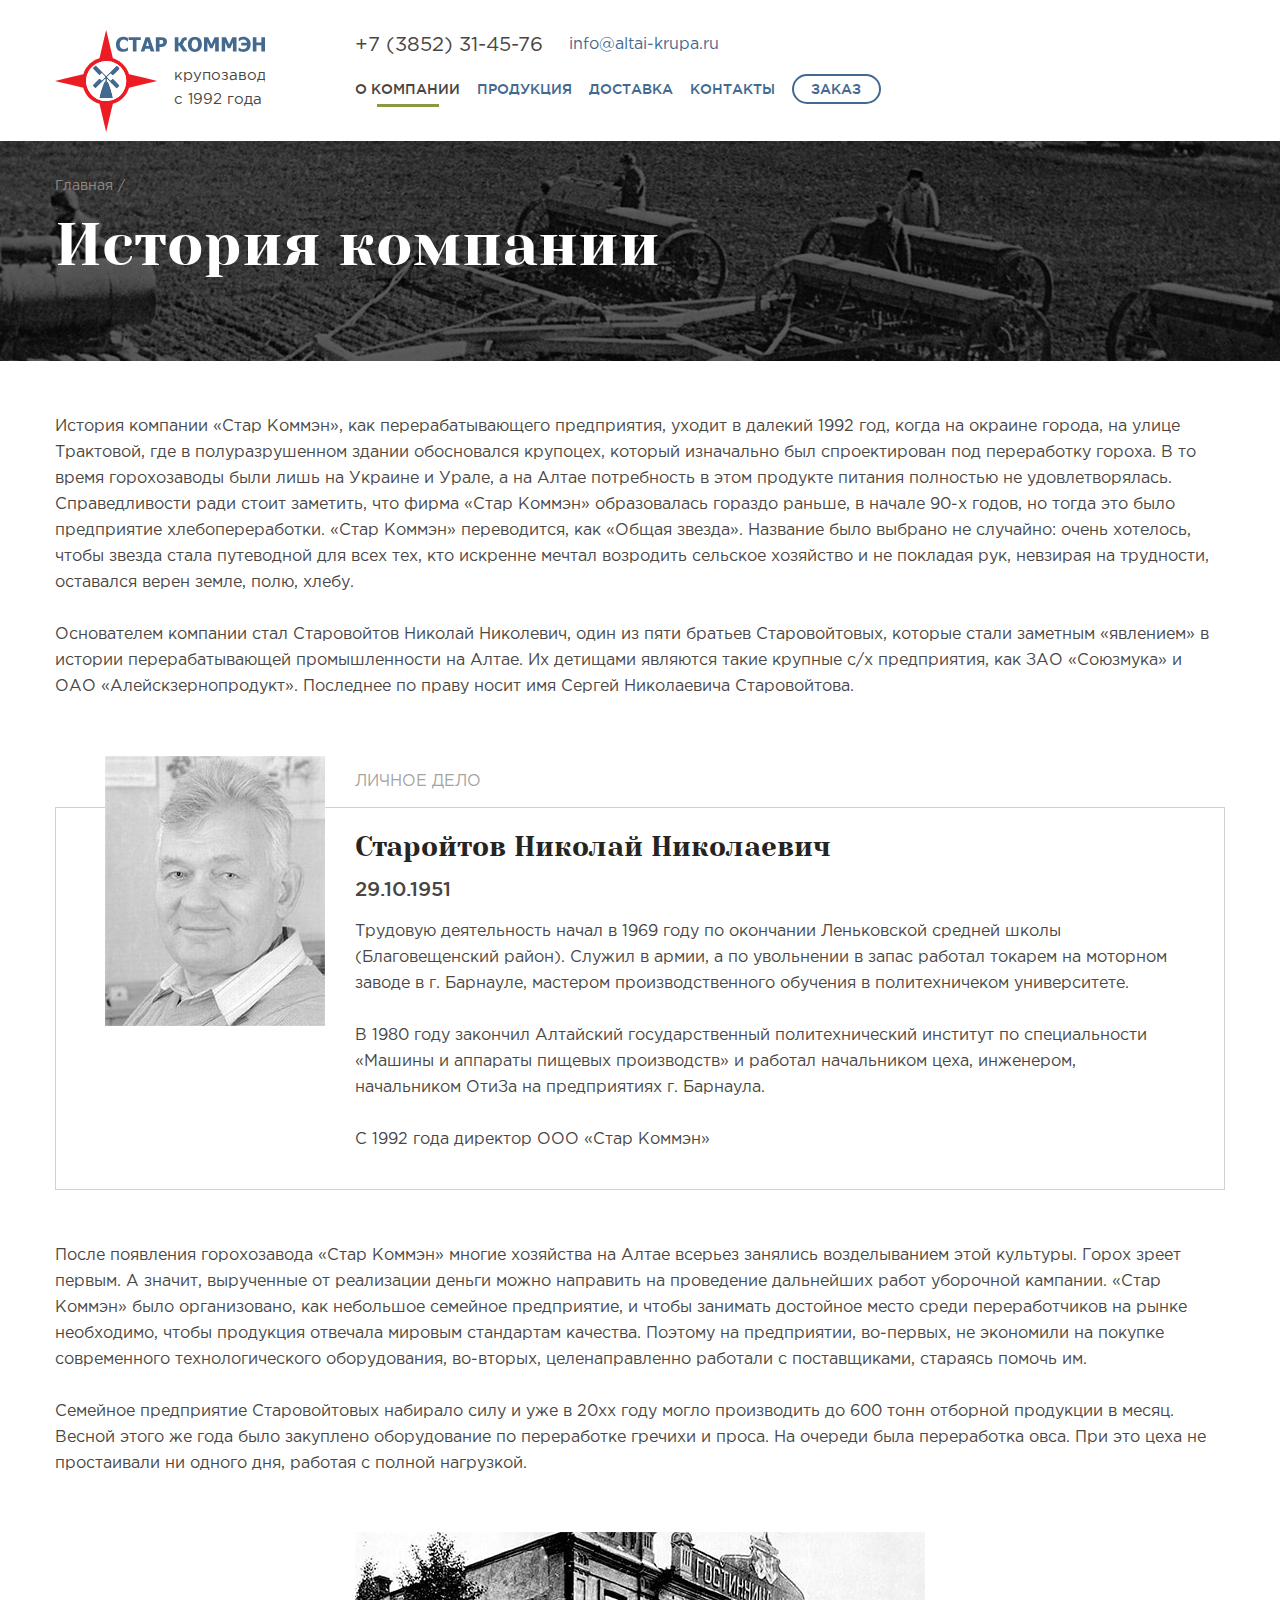
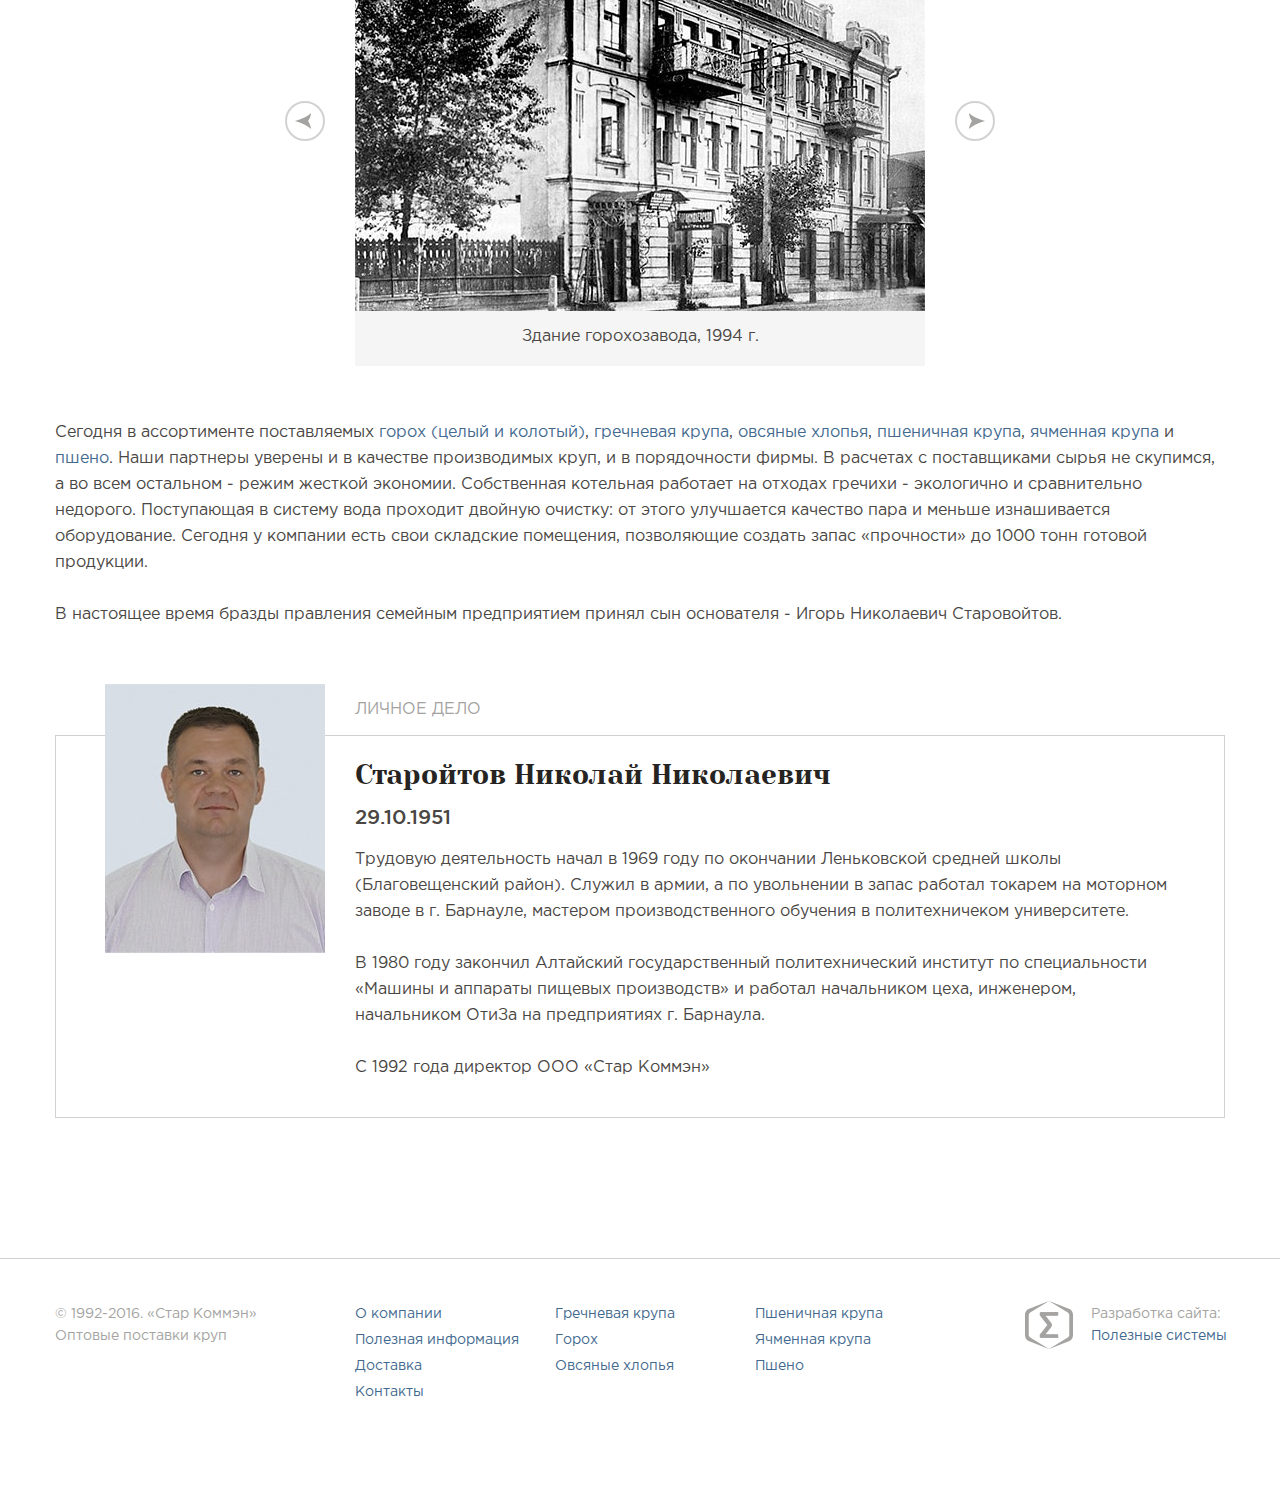
<file: about-history.html>
﻿<!DOCTYPE html>
<html>
<head>
	<title>Стар коммэн</title>
	<meta charset="utf-8">
	<meta name="viewport" content="width=device-width, user-scalable=yes">
	<!--<link href="./favicon.ico" rel="shortcut icon">-->
	<link href="./css/style.css" rel="stylesheet">
	<!--[if IE 8]>
		<script src="./js/ie8.js"></script>
	<![endif]-->
</head>
<body>
	<header>
		<div>
			<div class="logo">
				<a href="#">
					<img src="./img/logo.svg" width="210" height="102" alt="">
					<p>крупозавод с 1992 года</p>
				</a>
			</div>
			<ul class="contacts">
				<li>
					<h4><a href="tel:+73852314576">+7 (3852) 31-45-76</a></h4>
				</li>
				<li>
					<p><a href="mailto:info@altai-krupa.ru">info@altai-krupa.ru</a></p>
				</li>
			</ul>
			<nav>
				<ul>
					<li class="active"><a href="#">О компании</a></li>
					<li><a href="#">Продукция</a></li>
					<li><a href="#">Доставка</a></li>
					<li><a href="#">Контакты</a></li>
					<li><a href="#" class="order">Заказ</a></li>
				</ul>
			</nav>
			<span class="menu-open"></span>
		</div>
	</header>
	<div class="wrapper">
		<div class="title-e">
			<div class="core">
				<ul class="breadcrumbs">
					<li><a href="#">Главная</a></li>
				</ul>
				<h1>История компании</h1>
			</div>
			<div class="bg">
				<img src="./pic/about-history-title.jpg" width="1920" height="220" class="img-bg top" alt="">
			</div>
		</div>
		<div class="text-b">
			<p>История компании «Стар Коммэн», как перерабатывающего предприятия, уходит в далекий 1992 год, когда на окраине города, на улице Трактовой, где в полуразрушенном здании обосновался крупоцех, который изначально был спроектирован под переработку гороха. В то время горохозаводы были лишь на Украине и Урале, а на Алтае потребность в этом продукте питания полностью не удовлетворялась. Справедливости ради стоит заметить, что фирма «Стар Коммэн» образовалась гораздо раньше, в начале 90-х годов, но тогда это было предприятие хлебопереработки. «Стар Коммэн» переводится, как «Общая звезда». Название было выбрано не случайно: очень хотелось, чтобы звезда стала путеводной для всех тех, кто искренне мечтал возродить сельское хозяйство и не покладая рук, невзирая на трудности, оставался верен земле, полю, хлебу.</p>
			<p>Основателем компании стал Старовойтов Николай Николевич, один из пяти братьев Старовойтовых, которые стали заметным «явлением» в истории перерабатывающей промышленности на Алтае. Их детищами являются такие крупные с/х предприятия, как ЗАО «Союзмука» и ОАО «Алейскзернопродукт». Последнее по праву носит имя Сергей Николаевича Старовойтова.</p>
			<div class="card">
				<div class="photo">
					<img src="./pic/t-c-p-1.jpg" width="220" height="270" alt="">
				</div>
				<h5>Личное дело</h5>
				<h2>Старойтов Николай Николаевич</h2>
				<h6>29.10.1951</h6>
				<p>Трудовую деятельность начал в 1969 году по окончании Леньковской средней школы (Благовещенский район). Служил в армии, а по увольнении в запас работал токарем на моторном заводе в г. Барнауле, мастером производственного обучения в политехничеком университете.</p>
				<p>В 1980 году закончил Алтайский государственный политехнический институт по специальности «Машины и аппараты пищевых производств» и работал начальником цеха, инженером, начальником ОтиЗа на предприятиях г. Барнаула.</p>
				<p>С 1992 года директор ООО «Стар Коммэн»</p>
			</div>
			<p>После появления горохозавода «Стар Коммэн» многие хозяйства на Алтае всерьез занялись возделыванием этой культуры. Горох зреет первым. А значит, вырученные от реализации деньги можно направить на проведение дальнейших работ уборочной кампании. «Стар Коммэн» было организовано, как небольшое семейное предприятие, и чтобы занимать достойное место среди переработчиков на рынке необходимо, чтобы продукция отвечала мировым стандартам качества. Поэтому на предприятии, во-первых, не экономили на покупке современного технологического оборудования, во-вторых, целенаправленно работали с поставщиками, стараясь помочь им.</p>
			<p>Семейное предприятие Старовойтовых набирало силу и уже в 20хх году могло производить до 600 тонн отборной продукции в месяц. Весной этого же года было закуплено оборудование по переработке гречихи и проса. На очереди была переработка овса. При это цеха не простаивали ни одного дня, работая с полной нагрузкой.</p>
			<div class="gallery-e">
				<div class="item">
					<div>
						<img src="./pic/g-e-1.jpg" width="570" height="379" class="img-bg" alt="">
					</div>
					<h5>Здание горохозавода, 1994 г.</h5>
				</div>
				<div class="item">
					<div>
						<img src="./pic/g-e-1.jpg" width="570" height="379" class="img-bg" alt="">
					</div>
					<h5>Здание горохозавода, 1994 г.</h5>
				</div>
			</div>
			<p>Сегодня в ассортименте поставляемых <a href="#">горох (целый и колотый)</a>, <a href="#">гречневая крупа</a>, <a href="#">овсяные хлопья</a>, <a href="#">пшеничная крупа</a>, <a href="#">ячменная крупа</a> и <a href="#">пшено</a>. Наши партнеры уверены и в качестве производимых круп, и в порядочности фирмы. В расчетах с поставщиками сырья не скупимся, а во всем остальном - режим жесткой экономии. Собственная котельная работает на отходах гречихи - экологично и сравнительно недорого. Поступающая в систему вода проходит двойную очистку: от этого улучшается качество пара и меньше изнашивается оборудование. Сегодня у компании есть свои складские помещения, позволяющие создать запас «прочности» до  1000 тонн готовой продукции.</p>
			<p>В настоящее время бразды правления семейным предприятием принял сын основателя - Игорь Николаевич Старовойтов.</p>
			<div class="card">
				<div class="photo">
					<img src="./pic/t-c-p-2.jpg" width="220" height="270" alt="">
				</div>
				<h5>Личное дело</h5>
				<h2>Старойтов Николай Николаевич</h2>
				<h6>29.10.1951</h6>
				<p>Трудовую деятельность начал в 1969 году по окончании Леньковской средней школы (Благовещенский район). Служил в армии, а по увольнении в запас работал токарем на моторном заводе в г. Барнауле, мастером производственного обучения в политехничеком университете.</p>
				<p>В 1980 году закончил Алтайский государственный политехнический институт по специальности «Машины и аппараты пищевых производств» и работал начальником цеха, инженером, начальником ОтиЗа на предприятиях г. Барнаула.</p>
				<p>С 1992 года директор ООО «Стар Коммэн»</p>
			</div>
		</div>
		<div class="clear"></div>
	</div>
	<footer>
		<div>
			<ul class="nav">
				<li>
					<ul>
						<li><a href="#">О компании</a></li>
						<li><a href="#">Полезная информация</a></li>
						<li><a href="#">Доставка</a></li>
						<li><a href="#">Контакты</a></li>
					</ul>
				</li>
				<li>
					<ul>
						<li><a href="#">Гречневая крупа</a></li>
						<li><a href="#">Горох</a></li>
						<li><a href="#">Овсяные хлопья</a></li>
					</ul>
				</li>
				<li>
					<ul>
						<li><a href="#">Пшеничная крупа</a></li>
						<li><a href="#">Ячменная крупа</a></li>
						<li><a href="#">Пшено</a></li>
					</ul>
				</li>
			</ul>
			<div class="copy">
				<p>© 1992-2016. «Стар Коммэн»</p>
				<p>Оптовые поставки круп</p>
			</div>
			<div class="author">
				<a href="#"><img src="./img/ps-logo.png" width="48" height="48" alt=""></a>
				<p>Разработка сайта:</p>
				<p><a href="#">Полезные системы</a></p>
			</div>
		</div>
	</footer>
	<div class="menu-mini-show">
		<div class="main">
			<ul>
				<li><a href="#">О компании</a></li>
				<li class="open-sub"><a href="#">Продукция</a></li>
				<li><a href="#">Доставка</a></li>
				<li><a href="#">Полезная информация</a></li>
				<li><a href="#">Контакты</a></li>
				<li><a href="#">Заказ</a></li>
			</ul>
		</div>
		<div class="sub">
			<h5>Продукция</h5>
			<ul>
				<li><a href="#">Гречневая крупа, продел</a></li>
				<li><a href="#">Горох колотый, целый</a></li>
				<li><a href="#">Крупа перловая, ячневая</a></li>
				<li><a href="#">Пшено</a></li>
				<li><a href="#">Овсяная крупа, геркулес</a></li>
				<li><a href="#">Крупа пшеничная, полтавская «Артек»</a></li>
			</ul>
		</div>
	</div>
	<script src="./js/libs.js"></script>
	<script src="./js/scripts.js"></script>
</body>
</html>
</file>
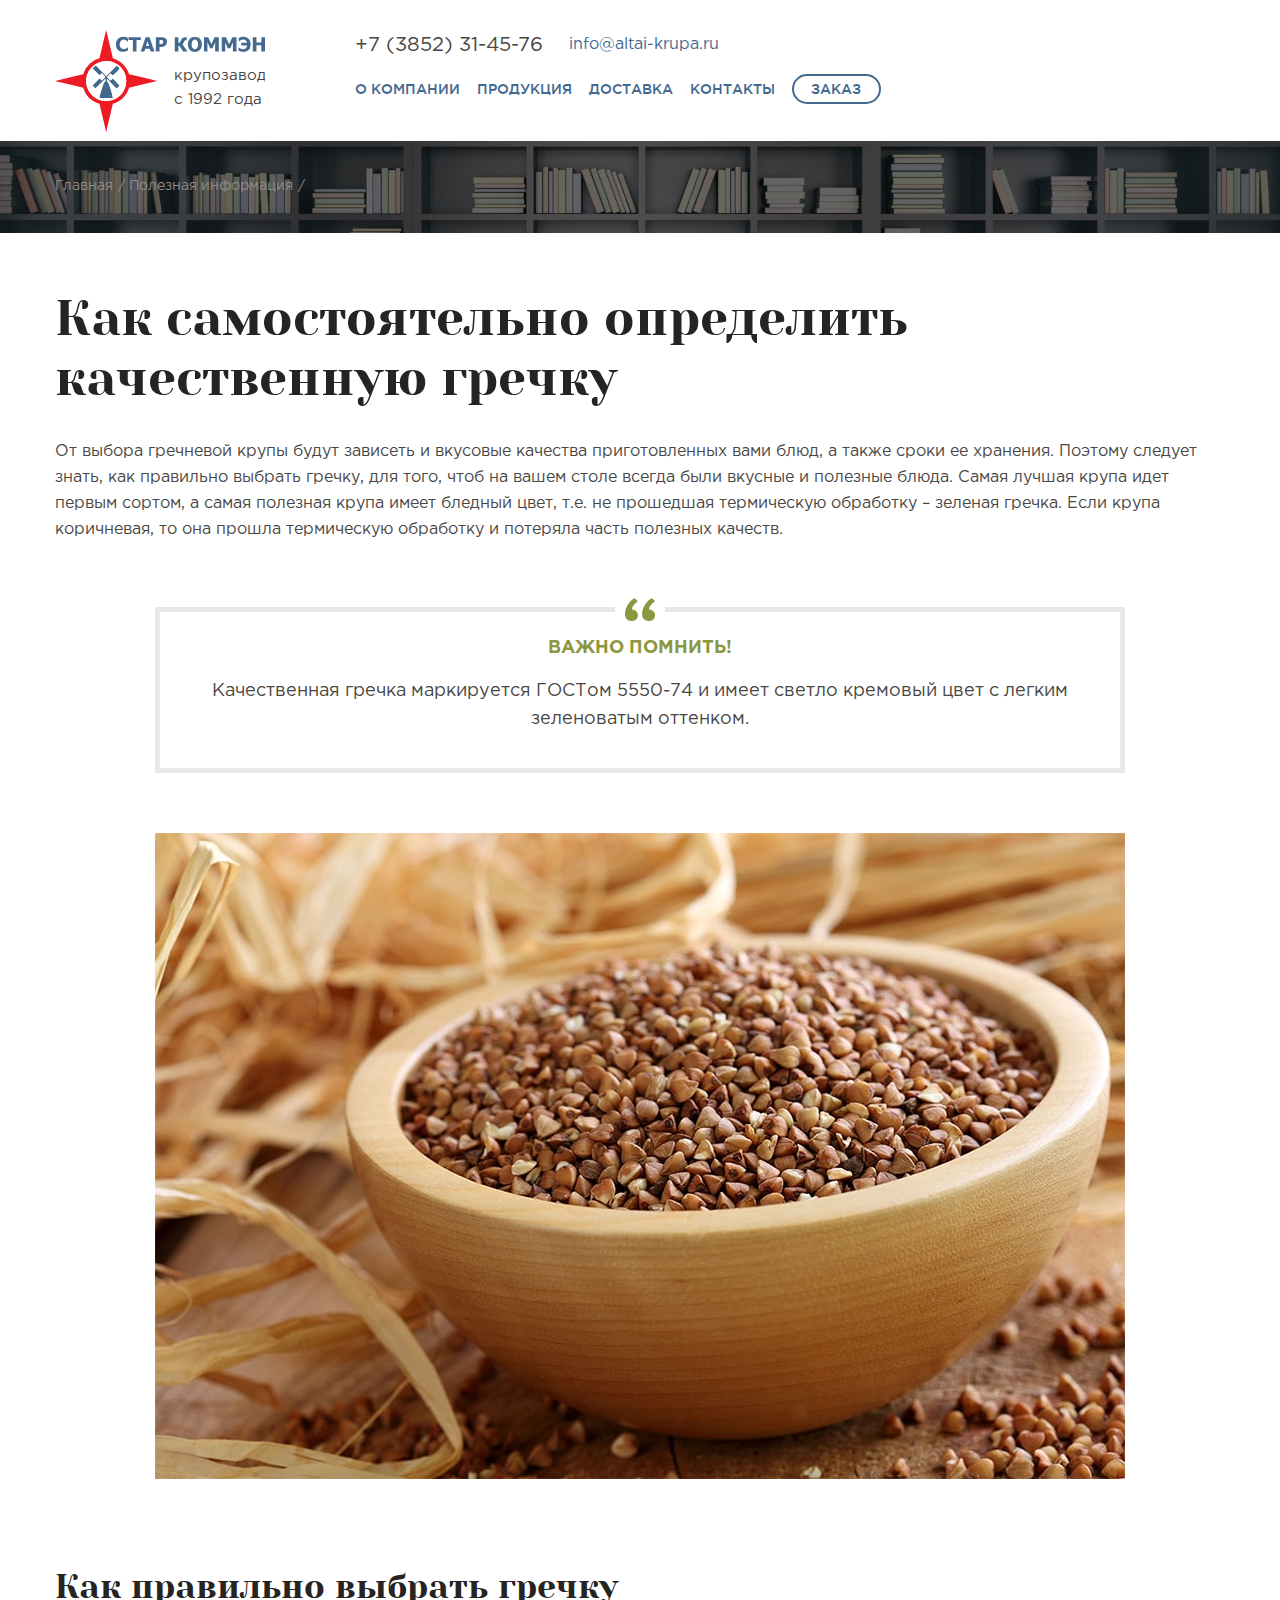
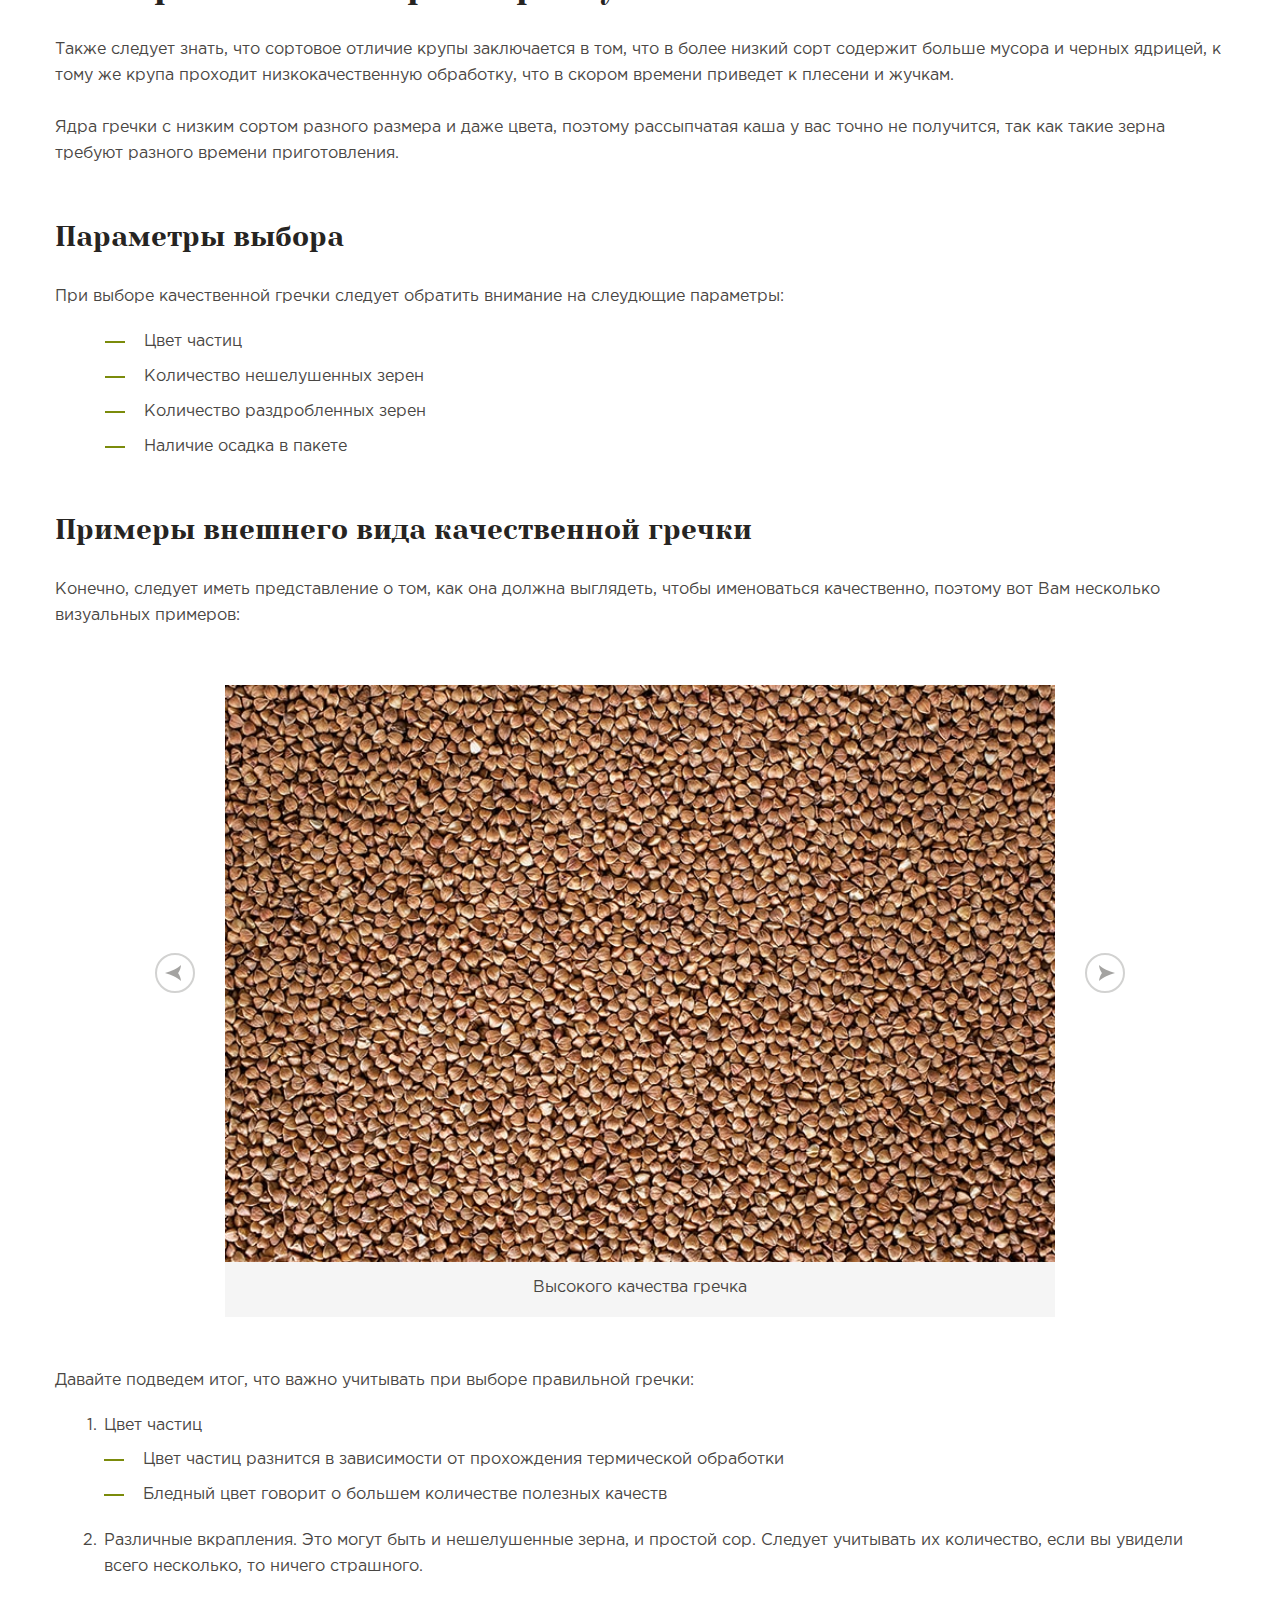
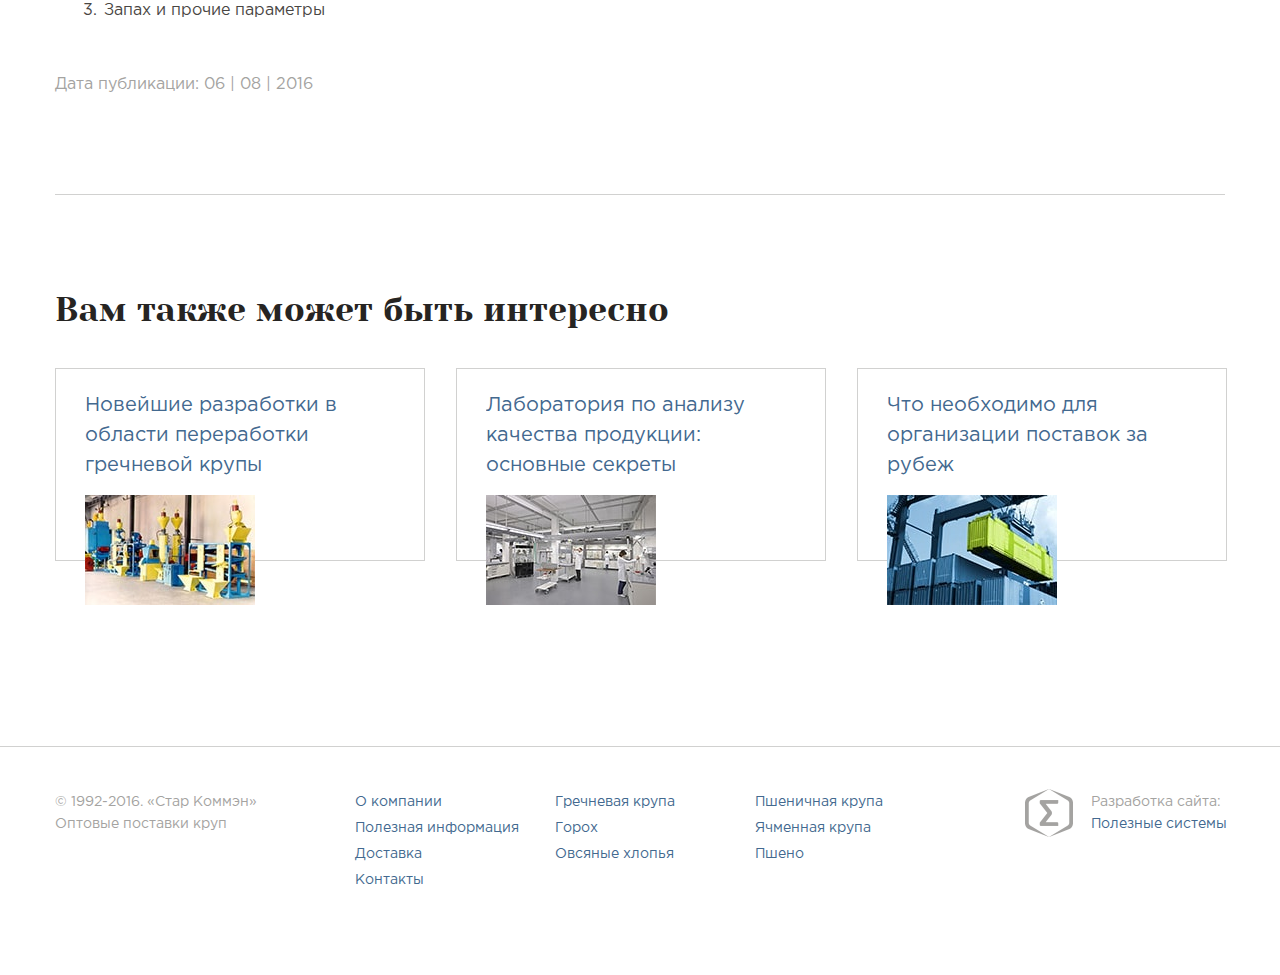
<file: article-item.html>
﻿<!DOCTYPE html>
<html>
<head>
	<title>Стар коммэн</title>
	<meta charset="utf-8">
	<meta name="viewport" content="width=device-width, user-scalable=yes">
	<!--<link href="./favicon.ico" rel="shortcut icon">-->
	<link href="./css/style.css" rel="stylesheet">
	<!--[if IE 8]>
		<script src="./js/ie8.js"></script>
	<![endif]-->
</head>
<body>
	<header>
		<div>
			<div class="logo">
				<a href="#">
					<img src="./img/logo.svg" width="210" height="102" alt="">
					<p>крупозавод с 1992 года</p>
				</a>
			</div>
			<ul class="contacts">
				<li>
					<h4><a href="tel:+73852314576">+7 (3852) 31-45-76</a></h4>
				</li>
				<li>
					<p><a href="mailto:info@altai-krupa.ru">info@altai-krupa.ru</a></p>
				</li>
			</ul>
			<nav>
				<ul>
					<li><a href="#">О компании</a></li>
					<li><a href="#">Продукция</a></li>
					<li><a href="#">Доставка</a></li>
					<li><a href="#">Контакты</a></li>
					<li><a href="#" class="order">Заказ</a></li>
				</ul>
			</nav>
			<span class="menu-open"></span>
		</div>
	</header>
	<div class="wrapper">
		<div class="title-e">
			<div class="core">
				<ul class="breadcrumbs">
					<li><a href="#">Главная</a></li>
					<li><a href="#">Полезная информация</a></li>
				</ul>
			</div>
			<div class="bg">
				<img src="./pic/articles-title.jpg" width="1920" height="220" class="img-bg top" alt="">
			</div>
		</div>
		<div class="article-e">
			<h1>Как самостоятельно определить качественную гречку</h1>
			<p>От выбора гречневой крупы будут зависеть и вкусовые качества приготовленных вами блюд, а также сроки ее хранения. Поэтому следует знать, как правильно выбрать гречку, для того, чтоб на вашем столе всегда были вкусные и полезные блюда. Самая лучшая крупа идет первым сортом, а самая полезная крупа имеет бледный цвет, т.е. не прошедшая термическую обработку – зеленая гречка. Если крупа коричневая, то она прошла термическую обработку и потеряла часть полезных качеств.</p>
			<div class="tip">
				<h5>Важно помнить!</h5>
				<p>Качественная гречка маркируется ГОСТом 5550-74 и имеет светло кремовый цвет с легким зеленоватым оттенком.</p>
			</div>
			<div class="image">
				<img src="./pic/i.jpg" width="970" height="646" alt="">
			</div>
			<h2>Как правильно выбрать гречку</h2>
			<p>Также следует знать, что сортовое отличие крупы заключается в том, что в более низкий сорт содержит больше мусора и черных ядрицей, к тому же крупа проходит низкокачественную обработку, что в скором времени приведет к плесени и жучкам.</p>
			<p>Ядра гречки с низким сортом разного размера и даже цвета, поэтому рассыпчатая каша у вас точно не получится, так как такие зерна требуют разного времени приготовления.</p>
			<h3>Параметры выбора</h3>
			<p>При выборе качественной гречки следует обратить внимание на слеудющие параметры:</p>
			<ul class="default">
				<li>Цвет частиц</li>
				<li>Количество нешелушенных зерен</li>
				<li>Количество раздробленных зерен</li>
				<li>Наличие осадка в пакете</li>
			</ul>
			<h3>Примеры внешнего вида качественной гречки</h3>
			<p>Конечно, следует иметь представление о том, как она должна выглядеть, чтобы именоваться качественно, поэтому вот Вам несколько визуальных примеров:</p>
			<div class="gallery-b">
				<div class="item">
					<div>
						<img src="./pic/g-b-1.jpg" width="830" height="535" class="img-bg" alt="">
					</div>
					<h5>Высокого качества гречка</h5>
				</div>
				<div class="item">
					<div>
						<img src="./pic/g-b-1.jpg" width="830" height="535" class="img-bg" alt="">
					</div>
					<h5>Высокого качества гречка</h5>
				</div>
			</div>
			<p>Давайте подведем итог, что важно учитывать при выборе правильной гречки:</p>
			<ol>
				<li>
					Цвет частиц
					<ul>
						<li>Цвет частиц разнится в зависимости от прохождения термической обработки</li>
						<li>Бледный цвет говорит о большем количестве полезных качеств</li>
					</ul>
				</li>
				<li>Различные вкрапления. Это могут быть и нешелушенные зерна, и простой сор. Следует учитывать их количество, если вы увидели всего несколько, то ничего страшного.</li>
				<li>Запах и прочие параметры</li>
			</ol>
			<h6 class="date">Дата публикации: 06 | 08 | 2016 </h6>
		</div>
		<div class="articles-l">
			<h2>Вам также может быть интересно</h2>
			<ul class="list">
				<li>
					<div>
						<p><a href="#">Новейшие разработки в области переработки гречневой крупы</a></p>
						<h6>06 | 08 | 2016</h6>
						<div class="pic">
							<img src="./pic/a-l-3.jpg" width="170" height="110" alt="">
						</div>
					</div>
				</li>
				<li>
					<div>
						<p><a href="#">Лаборатория по анализу качества продукции: основные секреты</a></p>
						<h6>01 | 08 | 2016</h6>
						<div class="pic">
							<img src="./pic/a-l-4.jpg" width="170" height="110" alt="">
						</div>
					</div>
				</li>
				<li>
					<div>
						<p><a href="#">Что необходимо для организации поставок за рубеж</a></p>
						<h6>28 | 07 | 2016</h6>
						<div class="pic">
							<img src="./pic/a-l-5.jpg" width="170" height="110" alt="">
						</div>
					</div>
				</li>
			</ul>
		</div>
		<div class="clear"></div>
	</div>
	<footer>
		<div>
			<ul class="nav">
				<li>
					<ul>
						<li><a href="#">О компании</a></li>
						<li><a href="#">Полезная информация</a></li>
						<li><a href="#">Доставка</a></li>
						<li><a href="#">Контакты</a></li>
					</ul>
				</li>
				<li>
					<ul>
						<li><a href="#">Гречневая крупа</a></li>
						<li><a href="#">Горох</a></li>
						<li><a href="#">Овсяные хлопья</a></li>
					</ul>
				</li>
				<li>
					<ul>
						<li><a href="#">Пшеничная крупа</a></li>
						<li><a href="#">Ячменная крупа</a></li>
						<li><a href="#">Пшено</a></li>
					</ul>
				</li>
			</ul>
			<div class="copy">
				<p>© 1992-2016. «Стар Коммэн»</p>
				<p>Оптовые поставки круп</p>
			</div>
			<div class="author">
				<a href="#"><img src="./img/ps-logo.png" width="48" height="48" alt=""></a>
				<p>Разработка сайта:</p>
				<p><a href="#">Полезные системы</a></p>
			</div>
		</div>
	</footer>
	<div class="menu-mini-show">
		<div class="main">
			<ul>
				<li><a href="#">О компании</a></li>
				<li class="open-sub"><a href="#">Продукция</a></li>
				<li><a href="#">Доставка</a></li>
				<li><a href="#">Полезная информация</a></li>
				<li><a href="#">Контакты</a></li>
				<li><a href="#">Заказ</a></li>
			</ul>
		</div>
		<div class="sub">
			<h5>Продукция</h5>
			<ul>
				<li><a href="#">Гречневая крупа, продел</a></li>
				<li><a href="#">Горох колотый, целый</a></li>
				<li><a href="#">Крупа перловая, ячневая</a></li>
				<li><a href="#">Пшено</a></li>
				<li><a href="#">Овсяная крупа, геркулес</a></li>
				<li><a href="#">Крупа пшеничная, полтавская «Артек»</a></li>
			</ul>
		</div>
	</div>
	<script src="./js/libs.js"></script>
	<script src="./js/scripts.js"></script>
</body>
</html>
</file>
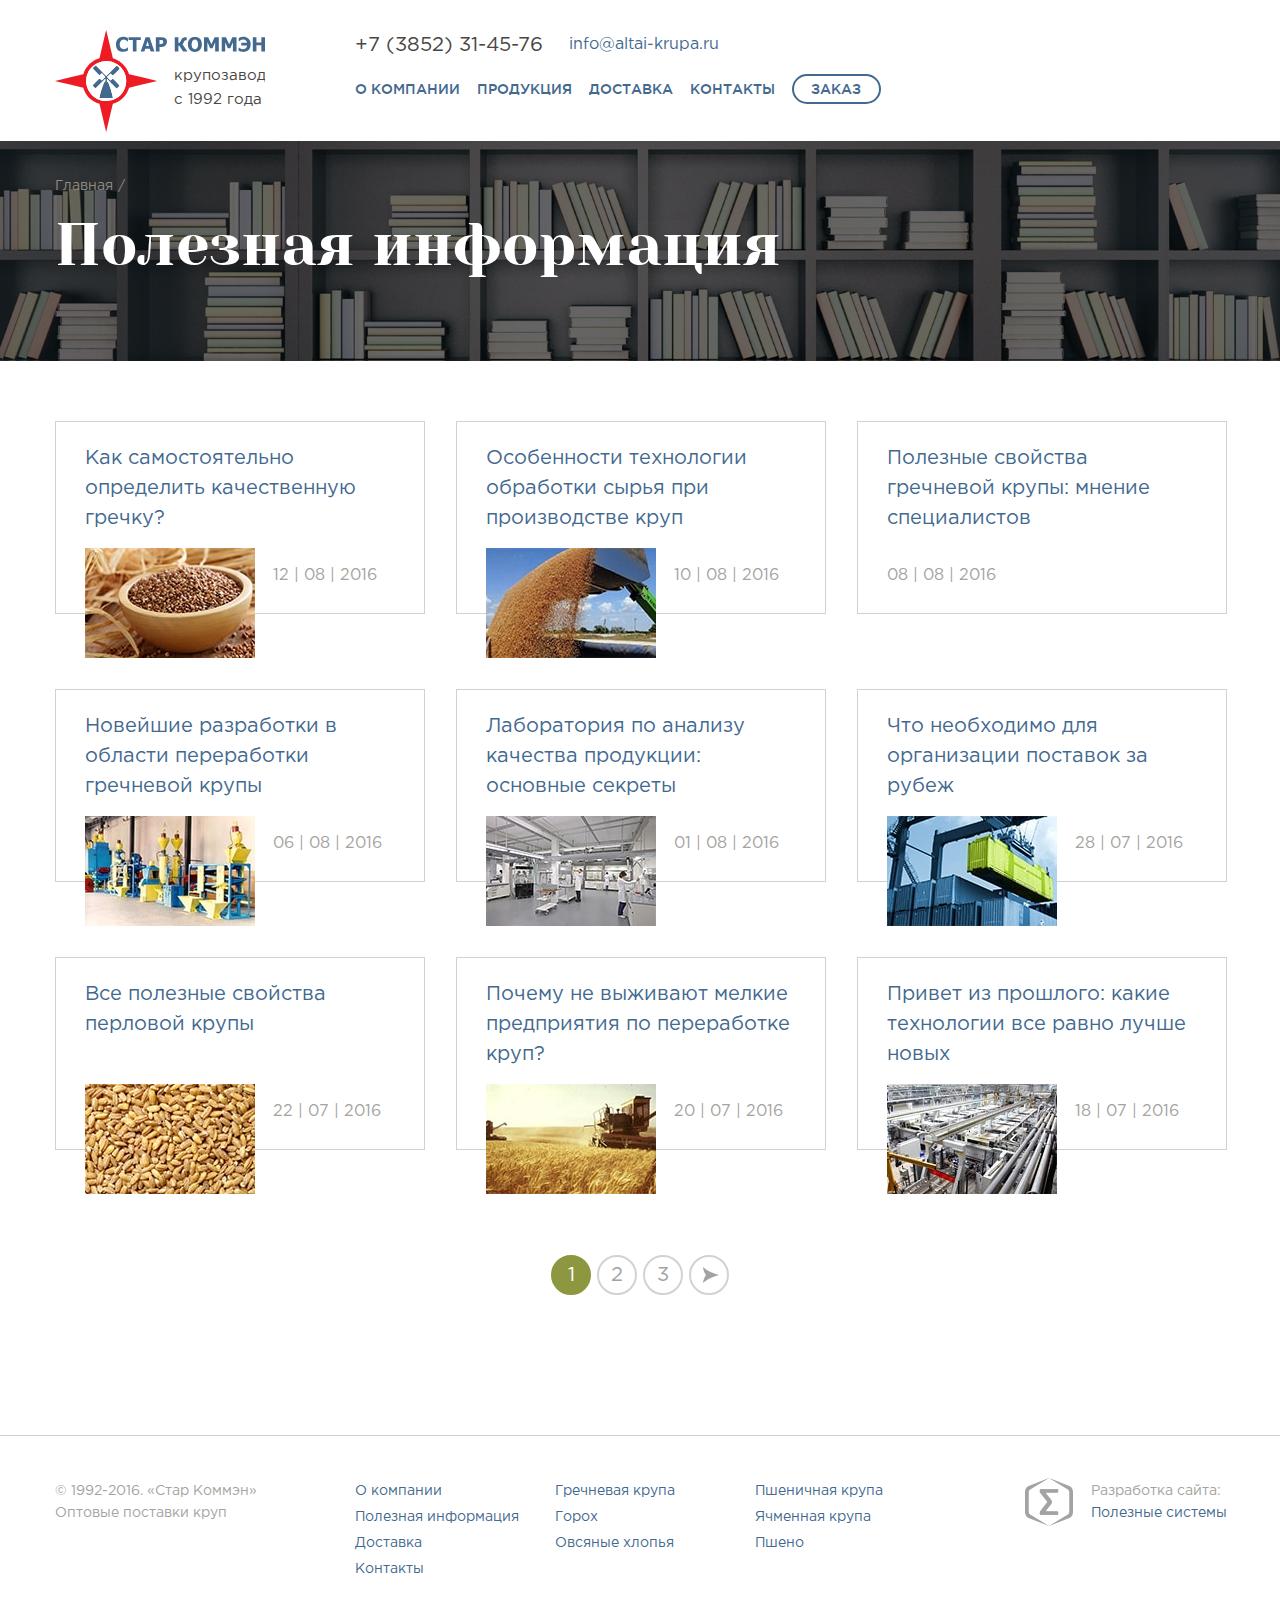
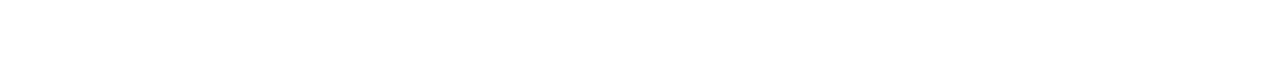
<file: articles.html>
﻿<!DOCTYPE html>
<html>
<head>
	<title>Стар коммэн</title>
	<meta charset="utf-8">
	<meta name="viewport" content="width=device-width, user-scalable=yes">
	<!--<link href="./favicon.ico" rel="shortcut icon">-->
	<link href="./css/style.css" rel="stylesheet">
	<!--[if IE 8]>
		<script src="./js/ie8.js"></script>
	<![endif]-->
</head>
<body>
	<header>
		<div>
			<div class="logo">
				<a href="#">
					<img src="./img/logo.svg" width="210" height="102" alt="">
					<p>крупозавод с 1992 года</p>
				</a>
			</div>
			<ul class="contacts">
				<li>
					<h4><a href="tel:+73852314576">+7 (3852) 31-45-76</a></h4>
				</li>
				<li>
					<p><a href="mailto:info@altai-krupa.ru">info@altai-krupa.ru</a></p>
				</li>
			</ul>
			<nav>
				<ul>
					<li><a href="#">О компании</a></li>
					<li><a href="#">Продукция</a></li>
					<li><a href="#">Доставка</a></li>
					<li><a href="#">Контакты</a></li>
					<li><a href="#" class="order">Заказ</a></li>
				</ul>
			</nav>
			<span class="menu-open"></span>
		</div>
	</header>
	<div class="wrapper">
		<div class="title-e">
			<div class="core">
				<ul class="breadcrumbs">
					<li><a href="#">Главная</a></li>
				</ul>
				<h1>Полезная информация</h1>
			</div>
			<div class="bg">
				<img src="./pic/articles-title.jpg" width="1920" height="220" class="img-bg top" alt="">
			</div>
		</div>
		<div class="articles-l">
			<ul class="list">
				<li>
					<div>
						<p><a href="#">Как самостоятельно определить качественную гречку?</a></p>
						<div class="pic">
							<img src="./pic/a-l-1.jpg" width="170" height="110" alt="">
						</div>
						<h6>12 | 08 | 2016</h6>
					</div>
				</li>
				<li>
					<div>
						<p><a href="#">Особенности технологии обработки сырья при производстве круп</a></p>
						<div class="pic">
							<img src="./pic/a-l-2.jpg" width="170" height="110" alt="">
						</div>
						<h6>10 | 08 | 2016</h6>
					</div>
				</li>
				<li>
					<div>
						<p><a href="#">Полезные свойства гречневой крупы: мнение специалистов</a></p>
						<h6>08 | 08 | 2016</h6>
					</div>
				</li>
				<li>
					<div>
						<p><a href="#">Новейшие разработки в области переработки гречневой крупы</a></p>
						<div class="pic">
							<img src="./pic/a-l-3.jpg" width="170" height="110" alt="">
						</div>
						<h6>06 | 08 | 2016</h6>
					</div>
				</li>
				<li>
					<div>
						<p><a href="#">Лаборатория по анализу качества продукции: основные секреты</a></p>
						<div class="pic">
							<img src="./pic/a-l-4.jpg" width="170" height="110" alt="">
						</div>
						<h6>01 | 08 | 2016</h6>
					</div>
				</li>
				<li>
					<div>
						<p><a href="#">Что необходимо для организации поставок за рубеж</a></p>
						<div class="pic">
							<img src="./pic/a-l-5.jpg" width="170" height="110" alt="">
						</div>
						<h6>28 | 07 | 2016</h6>
					</div>
				</li>
				<li>
					<div>
						<p><a href="#">Все полезные свойства перловой крупы</a></p>
						<div class="pic">
							<img src="./pic/a-l-6.jpg" width="170" height="110" alt="">
						</div>
						<h6>22 | 07 | 2016</h6>
					</div>
				</li>
				<li>
					<div>
						<p><a href="#">Почему не выживают мелкие предприятия по переработке круп?</a></p>
						<div class="pic">
							<img src="./pic/a-l-7.jpg" width="170" height="110" alt="">
						</div>
						<h6>20 | 07 | 2016</h6>
					</div>
				</li>
				<li>
					<div>
						<p><a href="#">Привет из прошлого: какие технологии все равно лучше новых</a></p>
						<div class="pic">
							<img src="./pic/a-l-8.jpg" width="170" height="110" alt="">
						</div>
						<h6>18 | 07 | 2016</h6>
					</div>
				</li>
			</ul>
			<ul class="pages-e">
				<li class="active"><a href="#">1</a></li>
				<li><a href="#">2</a></li>
				<li><a href="#">3</a></li>
				<li><a href="#" class="next"></a></li>
			</ul>
		</div>
		<div class="clear"></div>
	</div>
	<footer>
		<div>
			<ul class="nav">
				<li>
					<ul>
						<li><a href="#">О компании</a></li>
						<li><a href="#">Полезная информация</a></li>
						<li><a href="#">Доставка</a></li>
						<li><a href="#">Контакты</a></li>
					</ul>
				</li>
				<li>
					<ul>
						<li><a href="#">Гречневая крупа</a></li>
						<li><a href="#">Горох</a></li>
						<li><a href="#">Овсяные хлопья</a></li>
					</ul>
				</li>
				<li>
					<ul>
						<li><a href="#">Пшеничная крупа</a></li>
						<li><a href="#">Ячменная крупа</a></li>
						<li><a href="#">Пшено</a></li>
					</ul>
				</li>
			</ul>
			<div class="copy">
				<p>© 1992-2016. «Стар Коммэн»</p>
				<p>Оптовые поставки круп</p>
			</div>
			<div class="author">
				<a href="#"><img src="./img/ps-logo.png" width="48" height="48" alt=""></a>
				<p>Разработка сайта:</p>
				<p><a href="#">Полезные системы</a></p>
			</div>
		</div>
	</footer>
	<div class="menu-mini-show">
		<div class="main">
			<ul>
				<li><a href="#">О компании</a></li>
				<li class="open-sub"><a href="#">Продукция</a></li>
				<li><a href="#">Доставка</a></li>
				<li><a href="#">Полезная информация</a></li>
				<li><a href="#">Контакты</a></li>
				<li><a href="#">Заказ</a></li>
			</ul>
		</div>
		<div class="sub">
			<h5>Продукция</h5>
			<ul>
				<li><a href="#">Гречневая крупа, продел</a></li>
				<li><a href="#">Горох колотый, целый</a></li>
				<li><a href="#">Крупа перловая, ячневая</a></li>
				<li><a href="#">Пшено</a></li>
				<li><a href="#">Овсяная крупа, геркулес</a></li>
				<li><a href="#">Крупа пшеничная, полтавская «Артек»</a></li>
			</ul>
		</div>
	</div>
	<script src="./js/libs.js"></script>
	<script src="./js/scripts.js"></script>
</body>
</html>
</file>
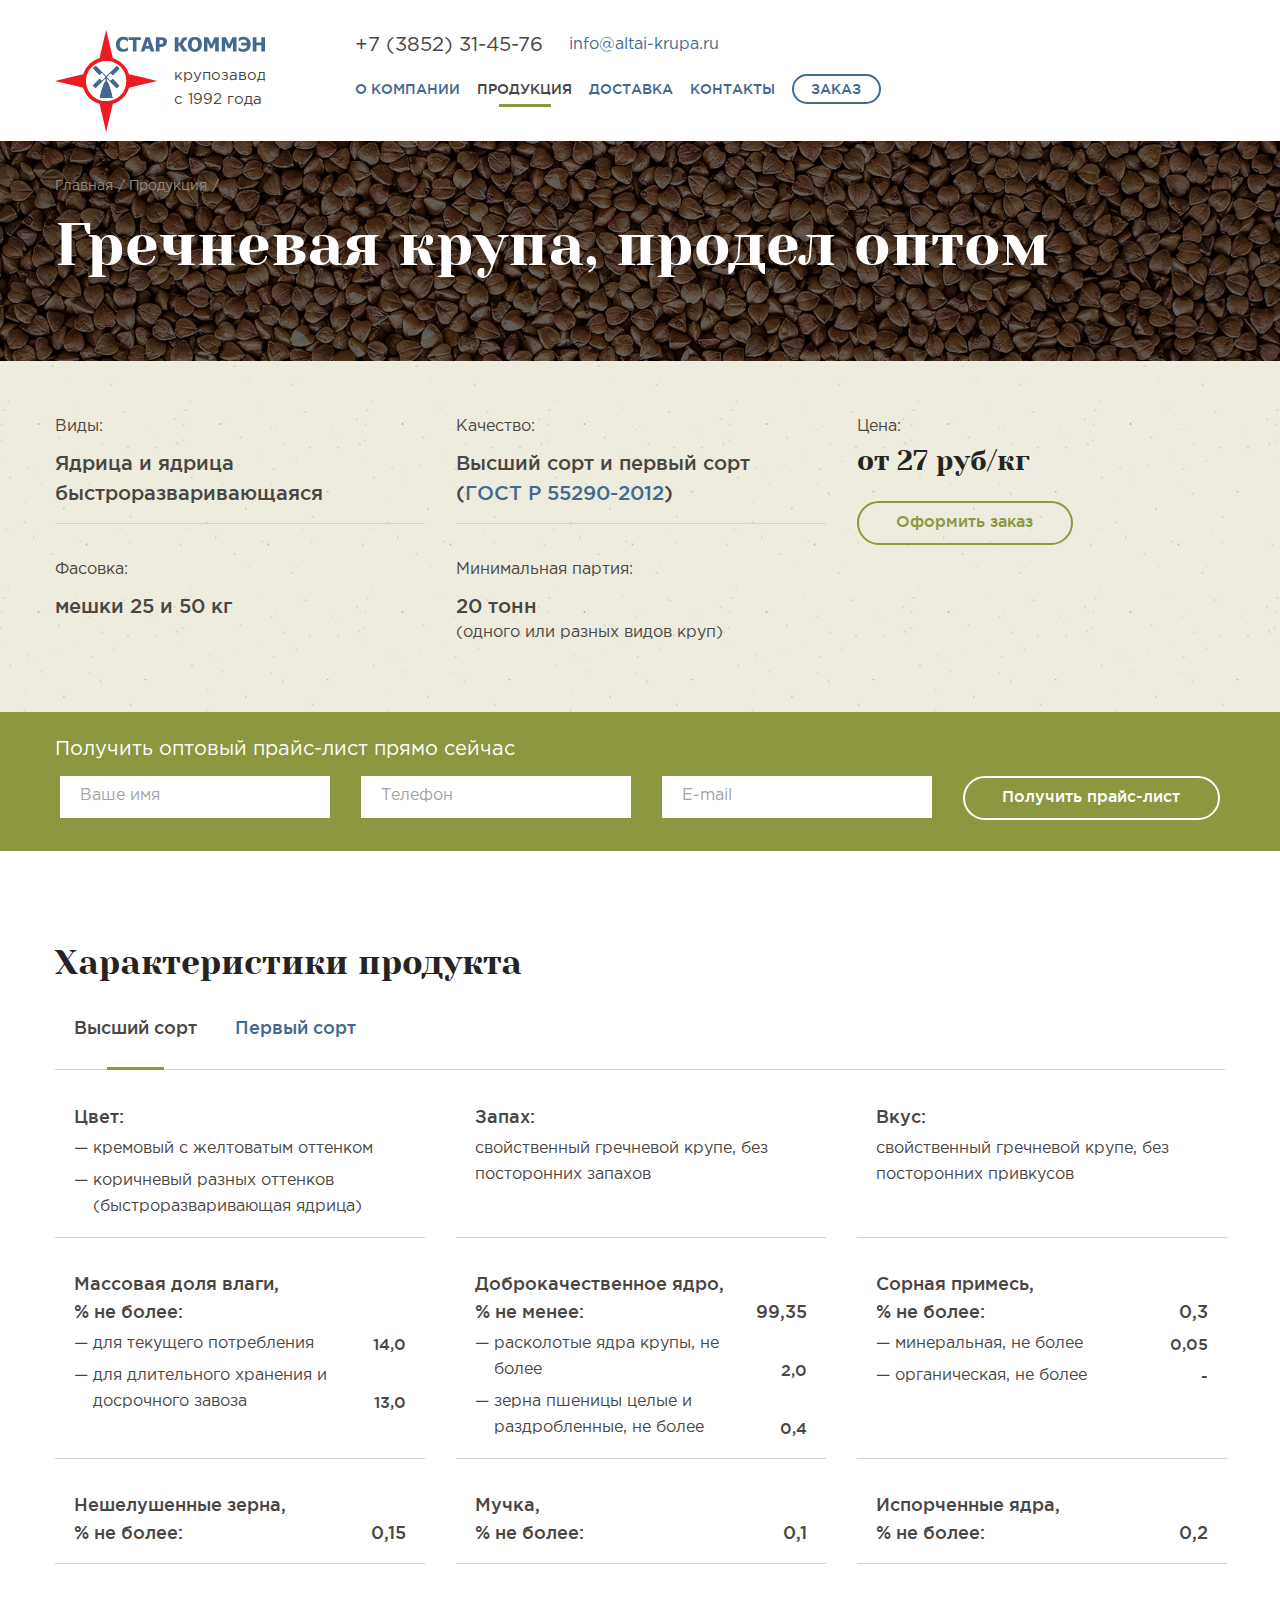
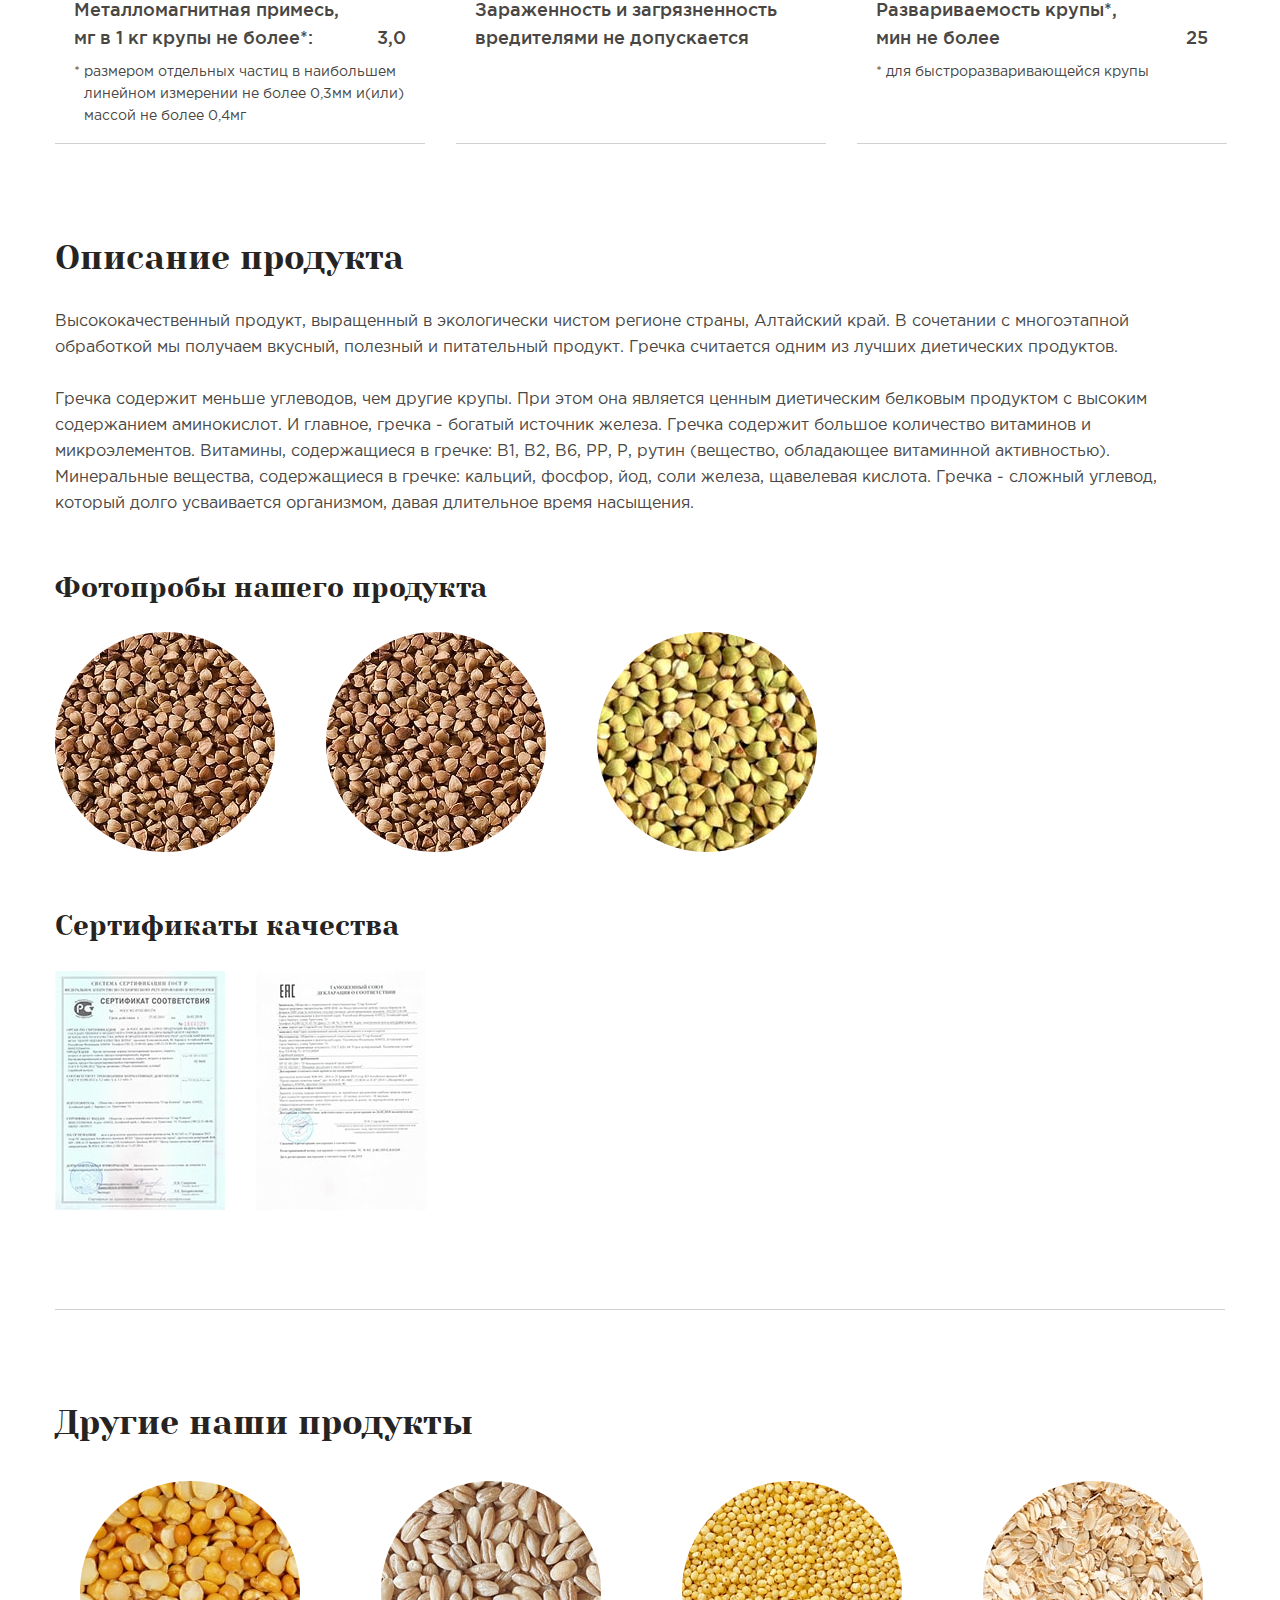
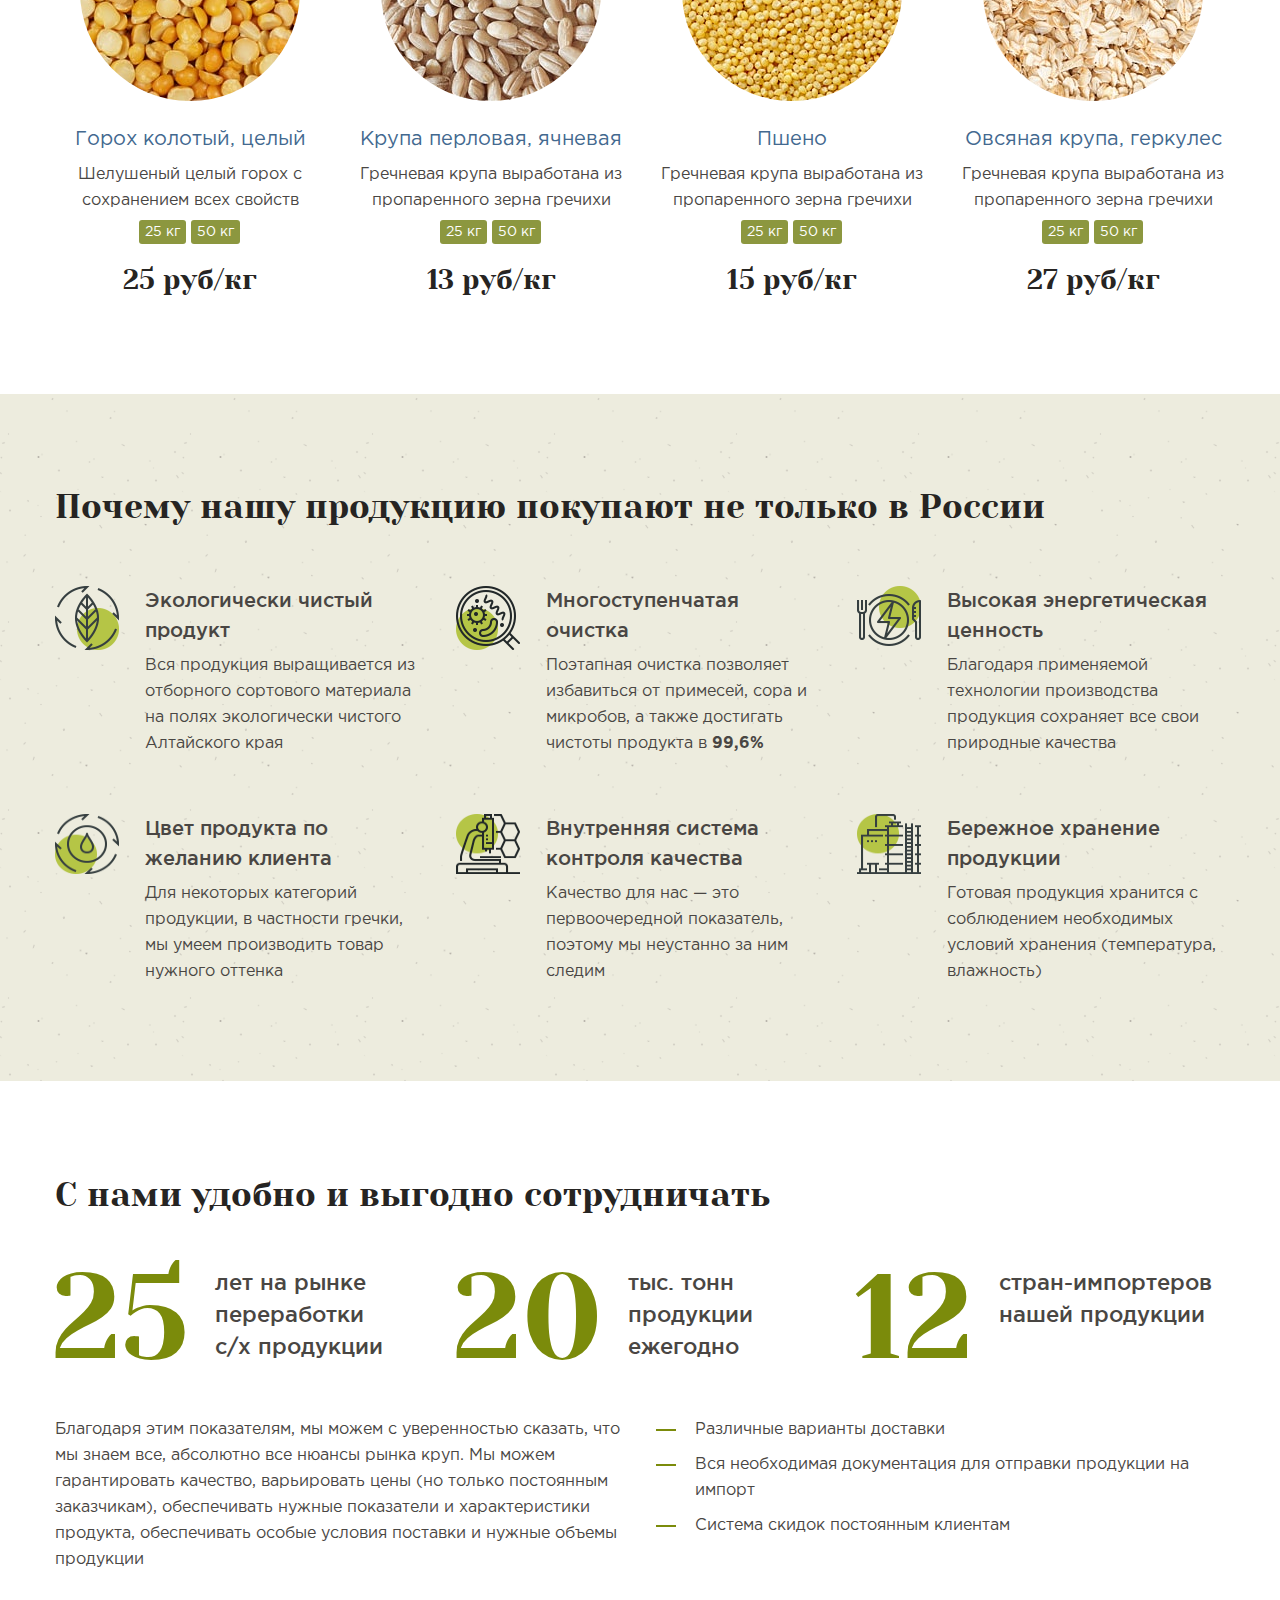
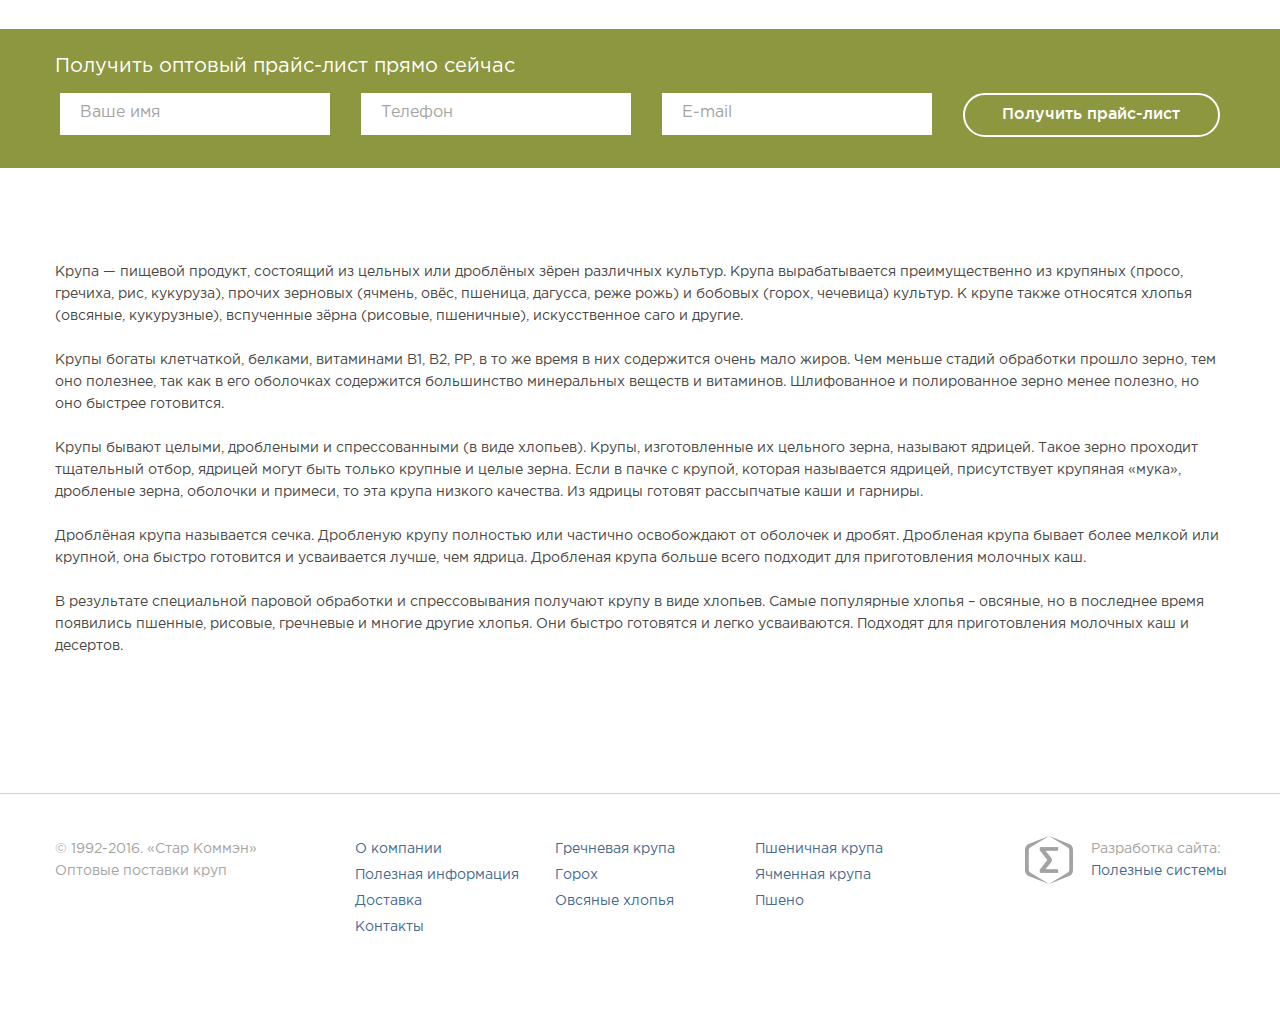
<file: catalogue-item.html>
﻿<!DOCTYPE html>
<html>
<head>
	<title>Стар коммэн</title>
	<meta charset="utf-8">
	<meta name="viewport" content="width=device-width, user-scalable=yes">
	<!--<link href="./favicon.ico" rel="shortcut icon">-->
	<link href="./css/style.css" rel="stylesheet">
	<!--[if IE 8]>
		<script src="./js/ie8.js"></script>
	<![endif]-->
</head>
<body>
	<header>
		<div>
			<div class="logo">
				<a href="#">
					<img src="./img/logo.svg" width="210" height="102" alt="">
					<p>крупозавод с 1992 года</p>
				</a>
			</div>
			<ul class="contacts">
				<li>
					<h4><a href="tel:+73852314576">+7 (3852) 31-45-76</a></h4>
				</li>
				<li>
					<p><a href="mailto:info@altai-krupa.ru">info@altai-krupa.ru</a></p>
				</li>
			</ul>
			<nav>
				<ul>
					<li><a href="#">О компании</a></li>
					<li class="active"><a href="#">Продукция</a></li>
					<li><a href="#">Доставка</a></li>
					<li><a href="#">Контакты</a></li>
					<li><a href="#" class="order">Заказ</a></li>
				</ul>
			</nav>
			<span class="menu-open"></span>
		</div>
	</header>
	<div class="wrapper">
		<div class="title-e">
			<div class="core">
				<ul class="breadcrumbs">
					<li><a href="#">Главная</a></li>
					<li><a href="#">Продукция</a></li>
				</ul>
				<h1>Гречневая крупа, продел оптом</h1>
			</div>
			<div class="bg">
				<img src="./pic/catalogue-item-title.jpg" width="1920" height="300" class="img-bg top" alt="">
			</div>
		</div>
		<div class="card-preview">
			<div>
				<div class="item">
					<div>
						<p>Виды:</p>
						<h5>Ядрица и ядрица быстроразваривающаяся</h5>
					</div>
					<div>
						<p>Фасовка:</p>
						<h5>мешки 25 и 50 кг</h5>
					</div>
				</div>
				<div class="item">
					<div>
						<p>Качество:</p>
						<h5>Высший сорт и первый сорт<br> (<a href="#">ГОСТ Р 55290-2012</a>)</h5>
					</div>
					<div>
						<p>Минимальная партия:</p>
						<h5>20 тонн <span>(одного или разных видов круп)</span></h5>
					</div>
				</div>
				<div class="item">
					<div>
						<p>Цена:</p>
						<h3>от 27 руб/кг</h3>
						<button>Оформить заказ</button>
					</div>
				</div>
			</div>
		</div>
		<div class="get-price">
			<div>
				<h5>Получить оптовый прайс-лист прямо сейчас</h5>
				<div class="form-e">
					<div class="item">
						<input type="text" placeholder="Ваше имя">
					</div>
					<div class="item">
						<input type="text" placeholder="Телефон">
					</div>
					<div class="item">
						<input type="text" placeholder="E-mail">
					</div>
					<button>Получить прайс-лист</button>
				</div>
			</div>
		</div>
		<div class="card-full">
			<div class="characteristics">
				<h2>Характеристики продукта</h2>
				<ul class="nav">
					<li class="active"><a href="#">Высший сорт</a></li>
					<li><a href="#">Первый сорт</a></li>
				</ul>
				<div class="tab">
					<div class="item">
						<h5>Цвет:</h5>
						<ul>
							<li>кремовый с желтоватым оттенком</li>
							<li>коричневый разных оттенков (быстроразваривающая ядрица)</li>
						</ul>
					</div>
					<div class="item">
						<h5>Запах:</h5>
						<p>свойственный гречневой крупе, без посторонних запахов</p>
					</div>
					<div class="item">
						<h5>Вкус:</h5>
						<p>свойственный гречневой крупе, без посторонних привкусов</p>
					</div>
					<div class="item">
						<h5>Массовая доля влаги,<br> % не более:</h5>
						<ul>
							<li>для текущего потребления <span>14,0</span></li>
							<li>для длительного хранения и досрочного завоза <span>13,0</span></li>
						</ul>
					</div>
					<div class="item">
						<h5>Доброкачественное ядро,<br> % не менее: <span>99,35</span></h5>
						<ul>
							<li>расколотые ядра крупы, не более <span>2,0</span></li>
							<li>зерна пшеницы целые и раздробленные, не более <span>0,4</span></li>
						</ul>
					</div>
					<div class="item">
						<h5>Сорная примесь,<br> % не более: <span>0,3</span></h5>
						<ul>
							<li>минеральная, не более <span>0,05</span></li>
							<li>органическая, не более <span>-</span></li>
						</ul>
					</div>
					<div class="item">
						<h5>Нешелушенные зерна,<br> % не более: <span>0,15</span></h5>
					</div>
					<div class="item">
						<h5>Мучка,<br> % не более: <span>0,1</span></h5>
					</div>
					<div class="item">
						<h5>Испорченные ядра,<br> % не более: <span>0,2</span></h5>
					</div>
					<div class="item">
						<h5>Металломагнитная примесь,<br> мг в 1 кг крупы не более*: <span>3,0</span></h5>
						<h6>размером отдельных частиц в наибольшем  линейном измерении  не более 0,3мм и(или) массой не более 0,4мг</h6>
					</div>
					<div class="item">
						<h5>Зараженность и загрязненность вредителями не допускается</h5>
					</div>
					<div class="item">
						<h5>Развариваемость крупы*,<br> мин не более <span>25</span></h5>
						<h6>для быстроразваривающейся крупы</h6>
					</div>
				</div>
				<p class="expand"><span><em>показать </em>все характеристики</span></p>
			</div>
			<div class="description">
				<h2>Описание продукта</h2>
				<p>Высококачественный продукт, выращенный в экологически чистом регионе страны, Алтайский край. В сочетании с многоэтапной обработкой мы получаем вкусный, полезный и питательный продукт. Гречка считается одним из лучших диетических продуктов.</p>
				<p>Гречка содержит меньше углеводов, чем другие крупы. При этом она является ценным диетическим белковым продуктом с высоким содержанием аминокислот. И главное, гречка - богатый источник железа. Гречка содержит большое количество витаминов и микроэлементов. Витамины, содержащиеся в гречке: В1, В2, В6, РР, Р, рутин (вещество, обладающее витаминной активностью). Минеральные вещества, содержащиеся в гречке: кальций, фосфор, йод, соли железа, щавелевая кислота. Гречка - сложный углевод, который долго усваивается организмом, давая длительное время насыщения.</p>
				<p class="more"><a href="#">Полное описание</a></p>
			</div>
			<div class="photos">
				<h3>Фотопробы нашего продукта</h3>
				<ul>
					<li>
						<img src="./pic/c-p-1.jpg" width="220" height="220" alt="">
					</li>
					<li>
						<img src="./pic/c-p-2.jpg" width="220" height="220" alt="">
					</li>
					<li>
						<img src="./pic/c-p-3.jpg" width="220" height="220" alt="">
					</li>
				</ul>
			</div>
			<div class="certificates">
				<h3>Сертификаты качества</h3>
				<ul>
					<li>
						<a href="./pic/p.jpg" class="photo-open" rel="g-1"><img src="./pic/c-1.jpg" width="170" height="239" alt=""></a>
					</li>
					<li>
						<a href="./pic/p.jpg" class="photo-open" rel="g-1"><img src="./pic/c-2.jpg" width="170" height="239" alt=""></a>
					</li>
				</ul>
			</div>
		</div>
		<div class="catalogue-b">
			<h2>Другие наши продукты</h2>
			<ul>
				<li>
					<div>
						<img src="./pic/p-i-2.jpg" width="220" height="220" alt="">
					</div>
					<h3><a href="#">Горох колотый, целый</a></h3>
					<p>Шелушеный целый горох с сохранением всех свойств</p>
					<h6><span>25 кг</span><span>50 кг</span></h6>
					<h5>25 руб/кг</h5>
				</li>
				<li>
					<div>
						<img src="./pic/p-i-3.jpg" width="220" height="220" alt="">
					</div>
					<h3><a href="#">Крупа перловая, ячневая</a></h3>
					<p>Гречневая крупа выработана из пропаренного зерна гречихи</p>
					<h6><span>25 кг</span><span>50 кг</span></h6>
					<h5>13 руб/кг</h5>
				</li>
				<li>
					<div>
						<img src="./pic/p-i-4.jpg" width="220" height="220" alt="">
					</div>
					<h3><a href="#">Пшено</a></h3>
					<p>Гречневая крупа выработана из пропаренного зерна гречихи</p>
					<h6><span>25 кг</span><span>50 кг</span></h6>
					<h5>15 руб/кг</h5>
				</li>
				<li>
					<div>
						<img src="./pic/p-i-5.jpg" width="220" height="220" alt="">
					</div>
					<h3><a href="#">Овсяная крупа, геркулес</a></h3>
					<p>Гречневая крупа выработана из пропаренного зерна гречихи</p>
					<h6><span>25 кг</span><span>50 кг</span></h6>
					<h5>27 руб/кг</h5>
				</li>
			</ul>
		</div>
		<div class="advantages-b">
			<div>
				<h2>Почему нашу продукцию покупают не только в России</h2>
				<div class="list">
					<div class="item">
						<img src="./img/a-b-1.png" width="64" height="64" alt="">
						<h5>Экологически чистый продукт</h5>
						<p>Вся продукция выращивается из отборного сортового материала на полях экологически чистого Алтайского края</p>
					</div>
					<div class="item">
						<img src="./img/a-b-2.png" width="64" height="64" alt="">
						<h5>Многоступенчатая очистка</h5>
						<p>Поэтапная очистка позволяет избавиться от примесей, сора и микробов, а также достигать чистоты продукта в <strong>99,6%</strong></p>
					</div>
					<div class="item">
						<img src="./img/a-b-3.png" width="64" height="60" alt="">
						<h5>Высокая энергетическая ценность</h5>
						<p>Благодаря применяемой технологии производства продукция сохраняет все свои природные качества</p>
					</div>
					<div class="item">
						<img src="./img/a-b-4.png" width="64" height="60" alt="">
						<h5>Цвет продукта по желанию клиента</h5>
						<p>Для некоторых категорий продукции, в частности гречки, мы умеем производить товар нужного оттенка</p>
					</div>
					<div class="item">
						<img src="./img/a-b-5.png" width="64" height="60" alt="">
						<h5>Внутренняя система контроля качества</h5>
						<p>Качество для нас — это первоочередной показатель, поэтому мы неустанно за ним следим</p>
					</div>
					<div class="item">
						<img src="./img/a-b-6.png" width="64" height="60" alt="">
						<h5>Бережное хранение продукции</h5>
						<p>Готовая продукция хранится с соблюдением необходимых условий хранения (температура, влажность)</p>
					</div>
				</div>
			</div>
		</div>
		<div class="advantages-c">
			<h2>С нами удобно и выгодно сотрудничать</h2>
			<ul class="list">
				<li>
					<h4>25</h4>
					<p>лет на рынке<br> переработки<br> с/х продукции</p>
				</li>
				<li>
					<h4>20</h4>
					<p>тыс. тонн<br> продукции<br> ежегодно</p>
				</li>
				<li>
					<h4>12</h4>
					<p>стран-импортеров<br> нашей продукции</p>
				</li>
			</ul>
			<div class="text">
				<p>Благодаря этим показателям, мы можем с уверенностью сказать, что мы знаем все, абсолютно все нюансы рынка круп. Мы можем гарантировать качество, варьировать цены (но только постоянным заказчикам), обеспечивать нужные показатели и характеристики продукта, обеспечивать особые условия поставки и нужные объемы продукции</p>
			</div>
			<ul class="default">
				<li>Различные варианты доставки</li>
				<li>Вся необходимая документация для отправки продукции на импорт</li>
				<li>Система скидок постоянным клиентам</li>
			</ul>
		</div>
		<div class="get-price">
			<div>
				<h5>Получить оптовый прайс-лист прямо сейчас</h5>
				<div class="form-e">
					<div class="item">
						<input type="text" placeholder="Ваше имя">
					</div>
					<div class="item">
						<input type="text" placeholder="Телефон">
					</div>
					<div class="item">
						<input type="text" placeholder="E-mail">
					</div>
					<button>Получить прайс-лист</button>
				</div>
			</div>
		</div>
		<div class="text-m">
			<p>Крупа — пищевой продукт, состоящий из цельных или дроблёных зёрен различных культур. Крупа вырабатывается преимущественно из крупяных (просо, гречиха, рис, кукуруза), прочих зерновых (ячмень, овёс, пшеница, дагусса, реже рожь) и бобовых (горох, чечевица) культур. К крупе также относятся хлопья (овсяные, кукурузные), вспученные зёрна (рисовые, пшеничные), искусственное саго и другие.</p>
			<p>Крупы богаты клетчаткой, белками, витаминами В1, В2, РР, в то же время в них содержится очень мало жиров. Чем меньше стадий обработки прошло зерно, тем оно полезнее, так как в его оболочках содержится большинство минеральных веществ и витаминов. Шлифованное и полированное зерно менее полезно, но оно быстрее готовится.</p>
			<p>Крупы бывают целыми, дроблеными и спрессованными (в виде хлопьев). Крупы, изготовленные их цельного зерна, называют ядрицей. Такое зерно проходит тщательный отбор, ядрицей могут быть только крупные и целые зерна. Если в пачке с крупой, которая называется ядрицей, присутствует крупяная «мука», дробленые зерна, оболочки и примеси, то эта крупа низкого качества. Из ядрицы готовят рассыпчатые каши и гарниры.</p>
			<p>Дроблёная крупа называется сечка. Дробленую крупу полностью или частично освобождают от оболочек и дробят. Дробленая крупа бывает более мелкой или крупной, она быстро готовится и усваивается лучше, чем ядрица. Дробленая крупа больше всего подходит для приготовления молочных каш.</p>
			<p>В результате специальной паровой обработки и спрессовывания получают крупу в виде хлопьев. Самые популярные хлопья – овсяные, но в последнее время появились пшенные, рисовые, гречневые и многие другие хлопья. Они быстро готовятся и легко усваиваются. Подходят для приготовления молочных каш и десертов.</p>
		</div>
		<div class="clear"></div>
	</div>
	<footer>
		<div>
			<ul class="nav">
				<li>
					<ul>
						<li><a href="#">О компании</a></li>
						<li><a href="#">Полезная информация</a></li>
						<li><a href="#">Доставка</a></li>
						<li><a href="#">Контакты</a></li>
					</ul>
				</li>
				<li>
					<ul>
						<li><a href="#">Гречневая крупа</a></li>
						<li><a href="#">Горох</a></li>
						<li><a href="#">Овсяные хлопья</a></li>
					</ul>
				</li>
				<li>
					<ul>
						<li><a href="#">Пшеничная крупа</a></li>
						<li><a href="#">Ячменная крупа</a></li>
						<li><a href="#">Пшено</a></li>
					</ul>
				</li>
			</ul>
			<div class="copy">
				<p>© 1992-2016. «Стар Коммэн»</p>
				<p>Оптовые поставки круп</p>
			</div>
			<div class="author">
				<a href="#"><img src="./img/ps-logo.png" width="48" height="48" alt=""></a>
				<p>Разработка сайта:</p>
				<p><a href="#">Полезные системы</a></p>
			</div>
		</div>
	</footer>
	<div class="menu-mini-show">
		<div class="main">
			<ul>
				<li><a href="#">О компании</a></li>
				<li class="open-sub"><a href="#">Продукция</a></li>
				<li><a href="#">Доставка</a></li>
				<li><a href="#">Полезная информация</a></li>
				<li><a href="#">Контакты</a></li>
				<li><a href="#">Заказ</a></li>
			</ul>
		</div>
		<div class="sub">
			<h5>Продукция</h5>
			<ul>
				<li><a href="#">Гречневая крупа, продел</a></li>
				<li><a href="#">Горох колотый, целый</a></li>
				<li><a href="#">Крупа перловая, ячневая</a></li>
				<li><a href="#">Пшено</a></li>
				<li><a href="#">Овсяная крупа, геркулес</a></li>
				<li><a href="#">Крупа пшеничная, полтавская «Артек»</a></li>
			</ul>
		</div>
	</div>
	<script src="./js/libs.js"></script>
	<script src="./js/scripts.js"></script>
</body>
</html>
</file>
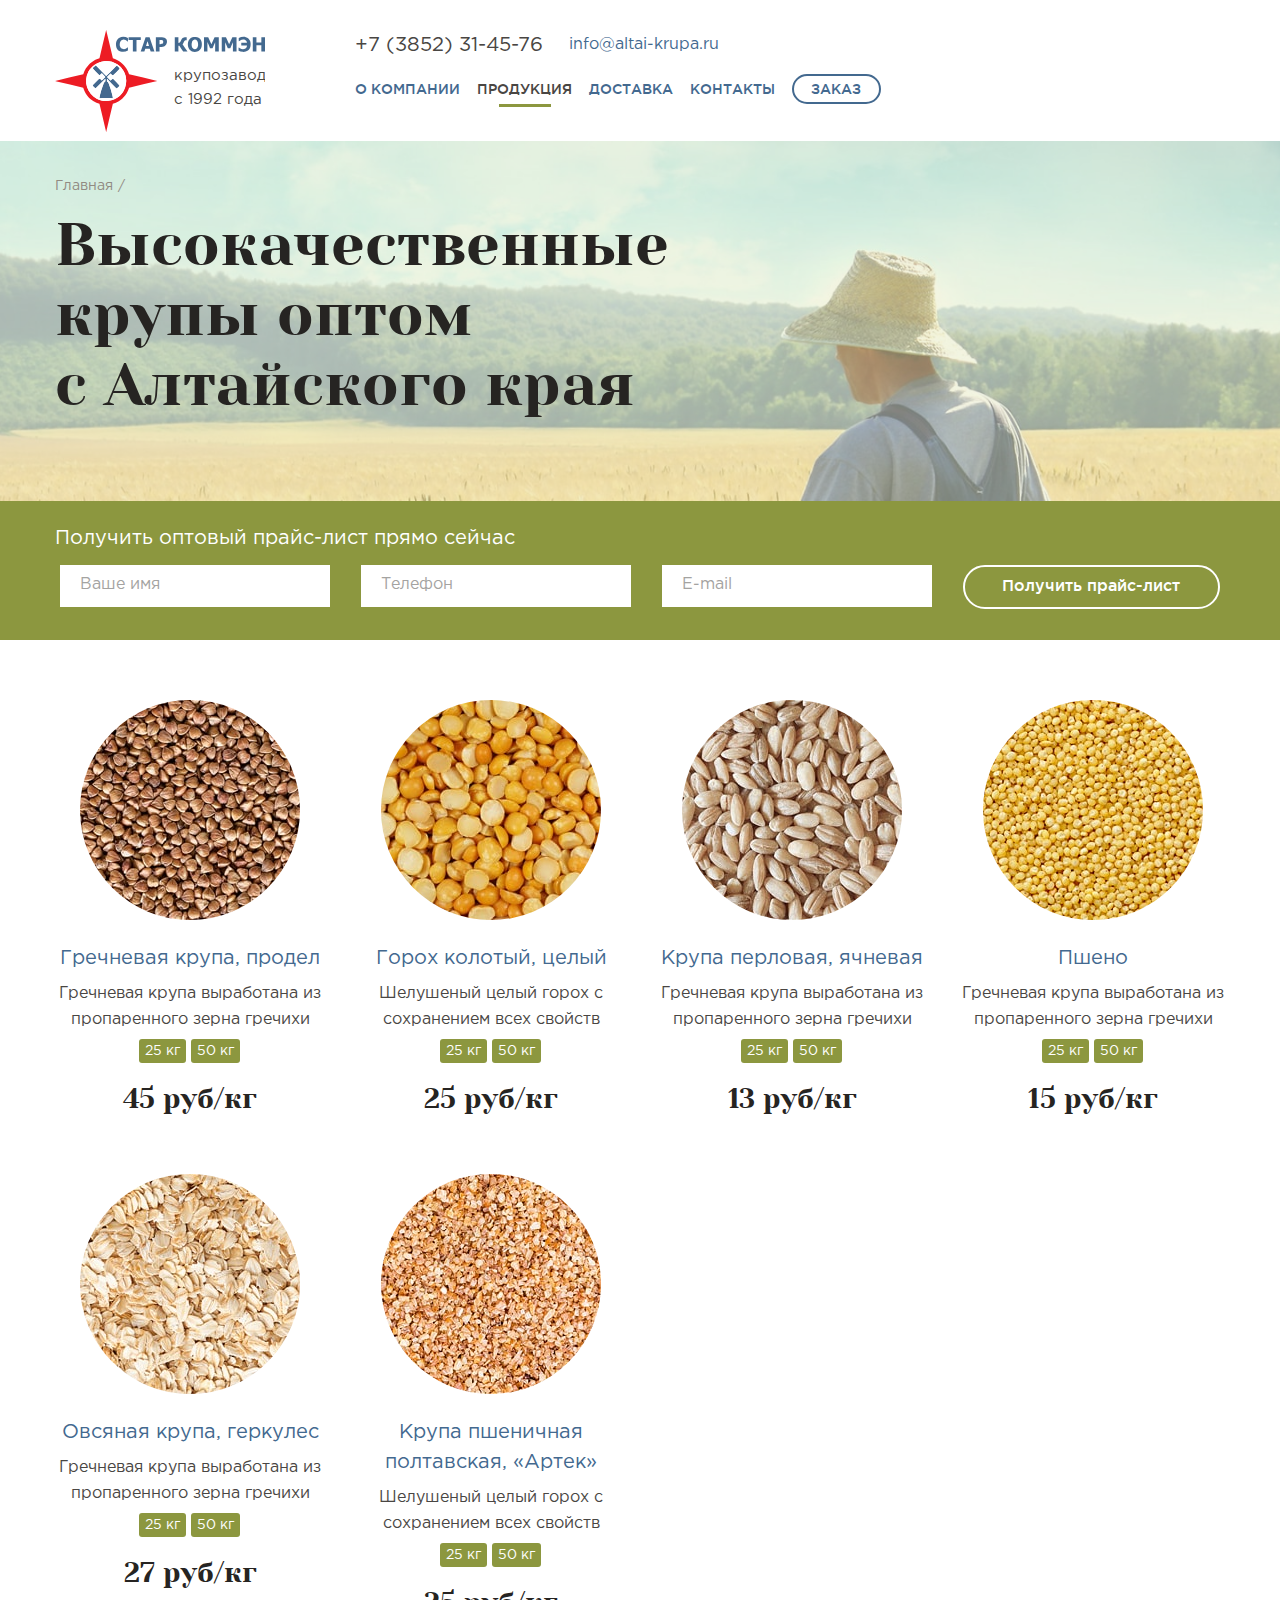
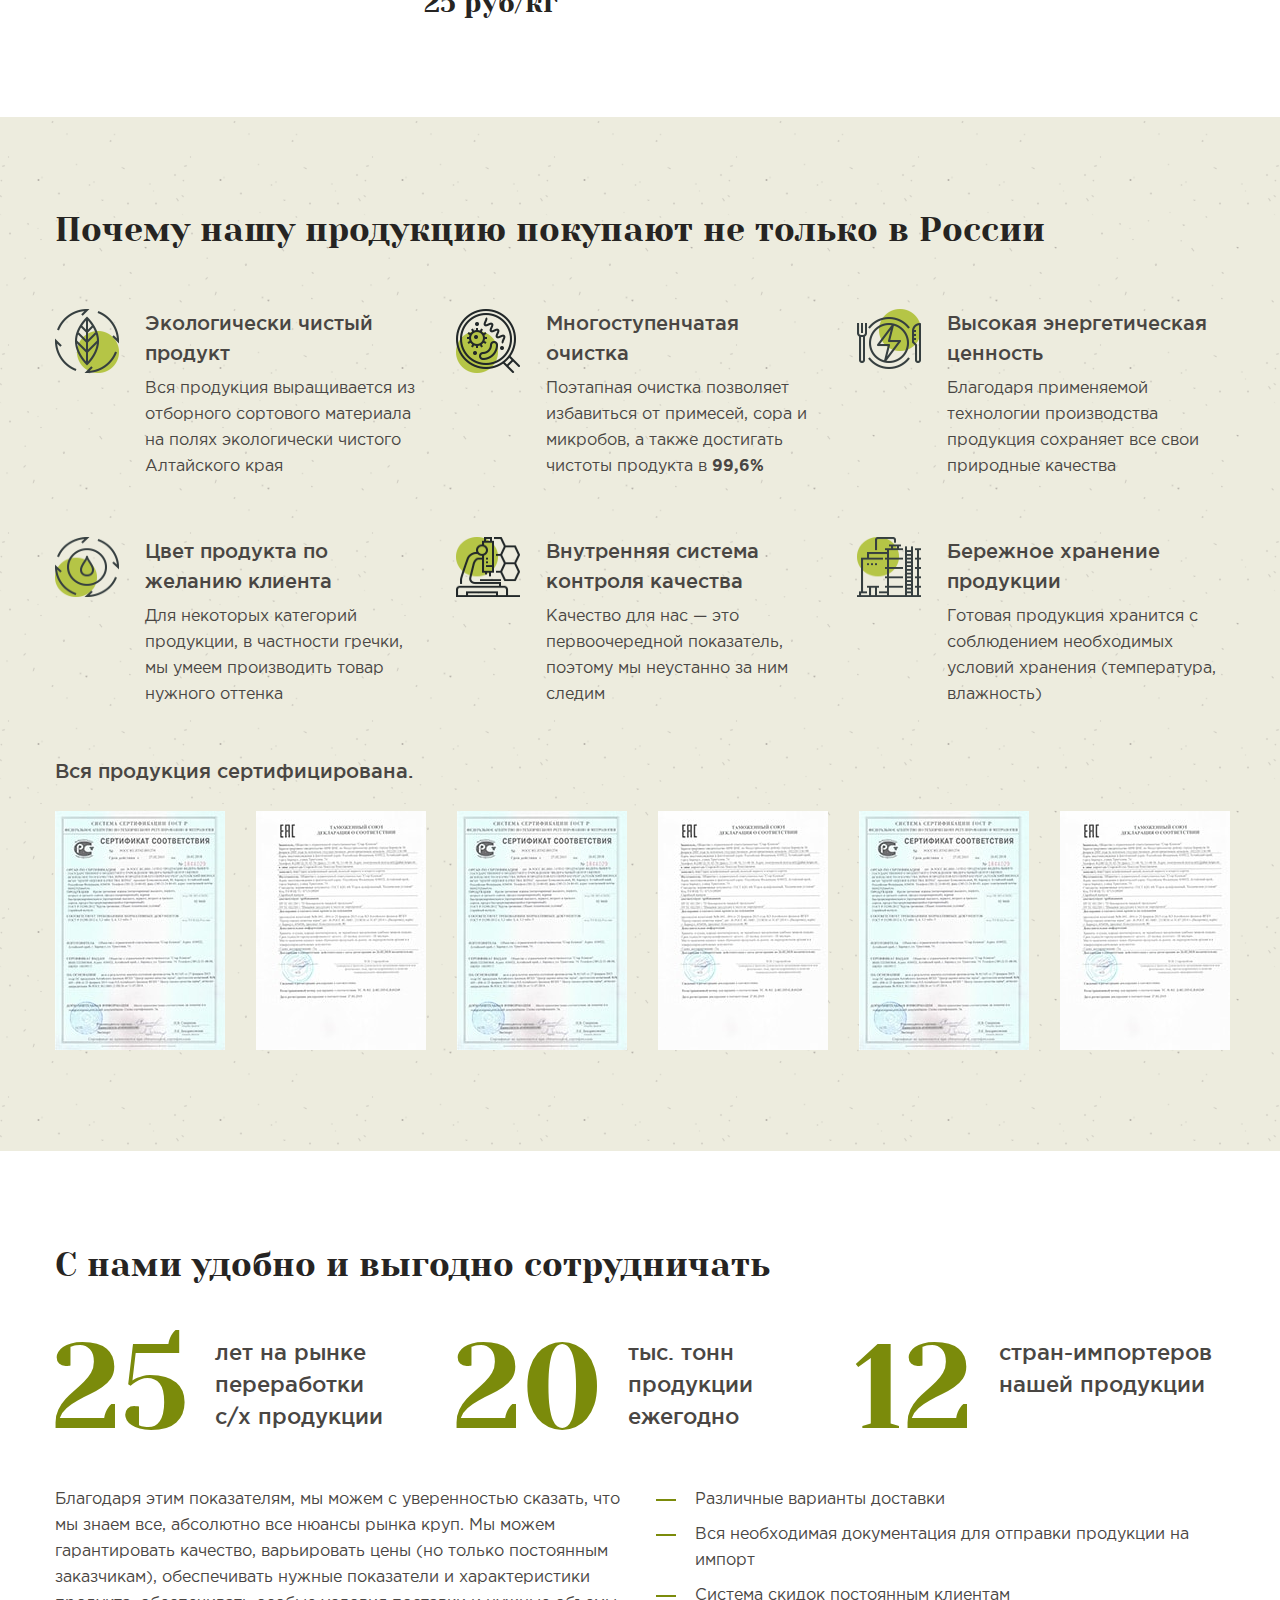
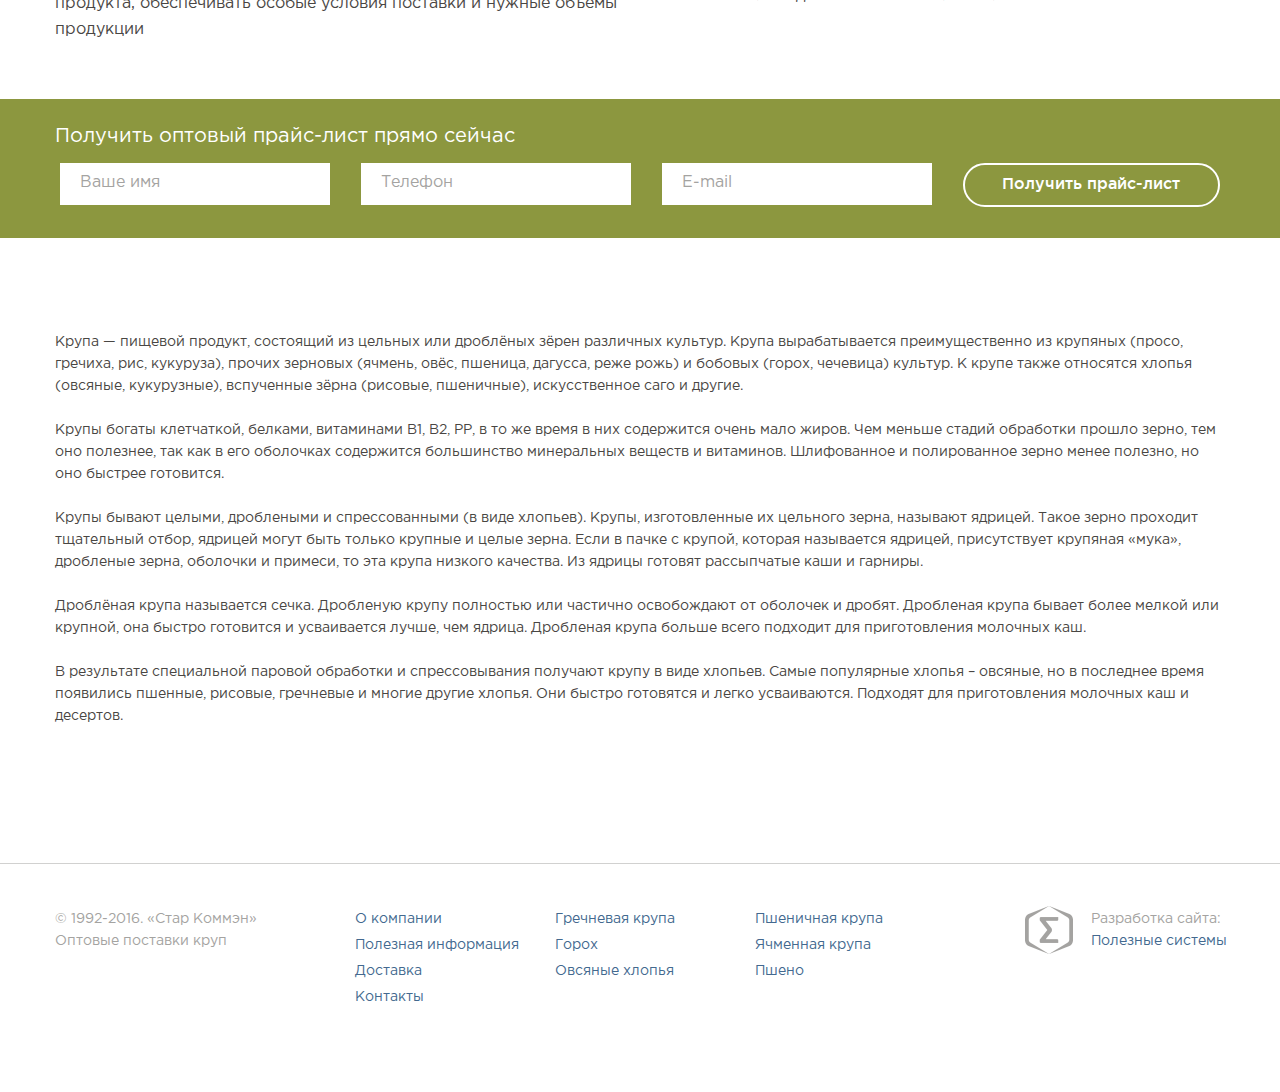
<file: catalogue.html>
﻿<!DOCTYPE html>
<html>
<head>
	<title>Стар коммэн</title>
	<meta charset="utf-8">
	<meta name="viewport" content="width=device-width, user-scalable=yes">
	<!--<link href="./favicon.ico" rel="shortcut icon">-->
	<link href="./css/style.css" rel="stylesheet">
	<!--[if IE 8]>
		<script src="./js/ie8.js"></script>
	<![endif]-->
</head>
<body>
	<header>
		<div>
			<div class="logo">
				<a href="#">
					<img src="./img/logo.svg" width="210" height="102" alt="">
					<p>крупозавод с 1992 года</p>
				</a>
			</div>
			<ul class="contacts">
				<li>
					<h4><a href="tel:+73852314576">+7 (3852) 31-45-76</a></h4>
				</li>
				<li>
					<p><a href="mailto:info@altai-krupa.ru">info@altai-krupa.ru</a></p>
				</li>
			</ul>
			<nav>
				<ul>
					<li><a href="#">О компании</a></li>
					<li class="active"><a href="#">Продукция</a></li>
					<li><a href="#">Доставка</a></li>
					<li><a href="#">Контакты</a></li>
					<li><a href="#" class="order">Заказ</a></li>
				</ul>
			</nav>
			<span class="menu-open"></span>
		</div>
	</header>
	<div class="wrapper">
		<div class="title-e light">
			<div class="core">
				<ul class="breadcrumbs">
					<li><a href="#">Главная</a></li>
				</ul>
				<h1>Высокачественные<br> крупы оптом<br> с Алтайского края</h1>
			</div>
			<div class="bg">
				<img src="./pic/catalogue-title.jpg" width="1920" height="400" class="img-bg" alt="">
			</div>
		</div>
		<div class="get-price">
			<div>
				<h5>Получить оптовый прайс-лист прямо сейчас</h5>
				<div class="form-e">
					<div class="item">
						<input type="text" placeholder="Ваше имя">
					</div>
					<div class="item">
						<input type="text" placeholder="Телефон">
					</div>
					<div class="item">
						<input type="text" placeholder="E-mail">
					</div>
					<button>Получить прайс-лист</button>
				</div>
			</div>
		</div>
		<div class="catalogue-b">
			<ul>
				<li>
					<div>
						<img src="./pic/p-i-1.jpg" width="220" height="220" alt="">
					</div>
					<h3><a href="#">Гречневая крупа, продел</a></h3>
					<p>Гречневая крупа выработана из пропаренного зерна гречихи</p>
					<h6><span>25 кг</span><span>50 кг</span></h6>
					<h5>45 руб/кг</h5>
				</li>
				<li>
					<div>
						<img src="./pic/p-i-2.jpg" width="220" height="220" alt="">
					</div>
					<h3><a href="#">Горох колотый, целый</a></h3>
					<p>Шелушеный целый горох с сохранением всех свойств</p>
					<h6><span>25 кг</span><span>50 кг</span></h6>
					<h5>25 руб/кг</h5>
				</li>
				<li>
					<div>
						<img src="./pic/p-i-3.jpg" width="220" height="220" alt="">
					</div>
					<h3><a href="#">Крупа перловая, ячневая</a></h3>
					<p>Гречневая крупа выработана из пропаренного зерна гречихи</p>
					<h6><span>25 кг</span><span>50 кг</span></h6>
					<h5>13 руб/кг</h5>
				</li>
				<li>
					<div>
						<img src="./pic/p-i-4.jpg" width="220" height="220" alt="">
					</div>
					<h3><a href="#">Пшено</a></h3>
					<p>Гречневая крупа выработана из пропаренного зерна гречихи</p>
					<h6><span>25 кг</span><span>50 кг</span></h6>
					<h5>15 руб/кг</h5>
				</li>
				<li>
					<div>
						<img src="./pic/p-i-5.jpg" width="220" height="220" alt="">
					</div>
					<h3><a href="#">Овсяная крупа, геркулес</a></h3>
					<p>Гречневая крупа выработана из пропаренного зерна гречихи</p>
					<h6><span>25 кг</span><span>50 кг</span></h6>
					<h5>27 руб/кг</h5>
				</li>
				<li>
					<div>
						<img src="./pic/p-i-6.jpg" width="220" height="220" alt="">
					</div>
					<h3><a href="#">Крупа пшеничная полтавская, «Артек»</a></h3>
					<p>Шелушеный целый горох с сохранением всех свойств</p>
					<h6><span>25 кг</span><span>50 кг</span></h6>
					<h5>25 руб/кг</h5>
				</li>
			</ul>
		</div>
		<div class="advantages-b">
			<div>
				<h2>Почему нашу продукцию покупают не только в России</h2>
				<div class="list">
					<div class="item">
						<img src="./img/a-b-1.png" width="64" height="64" alt="">
						<h5>Экологически чистый продукт</h5>
						<p>Вся продукция выращивается из отборного сортового материала на полях экологически чистого Алтайского края</p>
					</div>
					<div class="item">
						<img src="./img/a-b-2.png" width="64" height="64" alt="">
						<h5>Многоступенчатая очистка</h5>
						<p>Поэтапная очистка позволяет избавиться от примесей, сора и микробов, а также достигать чистоты продукта в <strong>99,6%</strong></p>
					</div>
					<div class="item">
						<img src="./img/a-b-3.png" width="64" height="60" alt="">
						<h5>Высокая энергетическая ценность</h5>
						<p>Благодаря применяемой технологии производства продукция сохраняет все свои природные качества</p>
					</div>
					<div class="item">
						<img src="./img/a-b-4.png" width="64" height="60" alt="">
						<h5>Цвет продукта по желанию клиента</h5>
						<p>Для некоторых категорий продукции, в частности гречки, мы умеем производить товар нужного оттенка</p>
					</div>
					<div class="item">
						<img src="./img/a-b-5.png" width="64" height="60" alt="">
						<h5>Внутренняя система контроля качества</h5>
						<p>Качество для нас — это первоочередной показатель, поэтому мы неустанно за ним следим</p>
					</div>
					<div class="item">
						<img src="./img/a-b-6.png" width="64" height="60" alt="">
						<h5>Бережное хранение продукции</h5>
						<p>Готовая продукция хранится с соблюдением необходимых условий хранения (температура, влажность)</p>
					</div>
				</div>
				<div class="certificates">
					<h4>Вся продукция сертифицирована.</h4>
					<div class="line">
						<ul>
							<li>
								<a href="./pic/p.jpg" class="photo-open" rel="g-1"><img src="./pic/c-1.jpg" width="170" height="239" alt=""></a>
							</li>
							<li>
								<a href="./pic/p.jpg" class="photo-open" rel="g-1"><img src="./pic/c-2.jpg" width="170" height="239" alt=""></a>
							</li>
							<li>
								<a href="./pic/p.jpg" class="photo-open" rel="g-1"><img src="./pic/c-1.jpg" width="170" height="239" alt=""></a>
							</li>
							<li>
								<a href="./pic/p.jpg" class="photo-open" rel="g-1"><img src="./pic/c-2.jpg" width="170" height="239" alt=""></a>
							</li>
							<li>
								<a href="./pic/p.jpg" class="photo-open" rel="g-1"><img src="./pic/c-1.jpg" width="170" height="239" alt=""></a>
							</li>
							<li>
								<a href="./pic/p.jpg" class="photo-open" rel="g-1"><img src="./pic/c-2.jpg" width="170" height="239" alt=""></a>
							</li>
						</ul>
					</div>
				</div>
			</div>
		</div>
		<div class="advantages-c">
			<h2>С нами удобно и выгодно сотрудничать</h2>
			<ul class="list">
				<li>
					<h4>25</h4>
					<p>лет на рынке<br> переработки<br> с/х продукции</p>
				</li>
				<li>
					<h4>20</h4>
					<p>тыс. тонн<br> продукции<br> ежегодно</p>
				</li>
				<li>
					<h4>12</h4>
					<p>стран-импортеров<br> нашей продукции</p>
				</li>
			</ul>
			<div class="text">
				<p>Благодаря этим показателям, мы можем с уверенностью сказать, что мы знаем все, абсолютно все нюансы рынка круп. Мы можем гарантировать качество, варьировать цены (но только постоянным заказчикам), обеспечивать нужные показатели и характеристики продукта, обеспечивать особые условия поставки и нужные объемы продукции</p>
			</div>
			<ul class="default">
				<li>Различные варианты доставки</li>
				<li>Вся необходимая документация для отправки продукции на импорт</li>
				<li>Система скидок постоянным клиентам</li>
			</ul>
		</div>
		<div class="get-price">
			<div>
				<h5>Получить оптовый прайс-лист прямо сейчас</h5>
				<div class="form-e">
					<div class="item">
						<input type="text" placeholder="Ваше имя">
					</div>
					<div class="item">
						<input type="text" placeholder="Телефон">
					</div>
					<div class="item">
						<input type="text" placeholder="E-mail">
					</div>
					<button>Получить прайс-лист</button>
				</div>
			</div>
		</div>
		<div class="text-m">
			<p>Крупа — пищевой продукт, состоящий из цельных или дроблёных зёрен различных культур. Крупа вырабатывается преимущественно из крупяных (просо, гречиха, рис, кукуруза), прочих зерновых (ячмень, овёс, пшеница, дагусса, реже рожь) и бобовых (горох, чечевица) культур. К крупе также относятся хлопья (овсяные, кукурузные), вспученные зёрна (рисовые, пшеничные), искусственное саго и другие.</p>
			<p>Крупы богаты клетчаткой, белками, витаминами В1, В2, РР, в то же время в них содержится очень мало жиров. Чем меньше стадий обработки прошло зерно, тем оно полезнее, так как в его оболочках содержится большинство минеральных веществ и витаминов. Шлифованное и полированное зерно менее полезно, но оно быстрее готовится.</p>
			<p>Крупы бывают целыми, дроблеными и спрессованными (в виде хлопьев). Крупы, изготовленные их цельного зерна, называют ядрицей. Такое зерно проходит тщательный отбор, ядрицей могут быть только крупные и целые зерна. Если в пачке с крупой, которая называется ядрицей, присутствует крупяная «мука», дробленые зерна, оболочки и примеси, то эта крупа низкого качества. Из ядрицы готовят рассыпчатые каши и гарниры.</p>
			<p>Дроблёная крупа называется сечка. Дробленую крупу полностью или частично освобождают от оболочек и дробят. Дробленая крупа бывает более мелкой или крупной, она быстро готовится и усваивается лучше, чем ядрица. Дробленая крупа больше всего подходит для приготовления молочных каш.</p>
			<p>В результате специальной паровой обработки и спрессовывания получают крупу в виде хлопьев. Самые популярные хлопья – овсяные, но в последнее время появились пшенные, рисовые, гречневые и многие другие хлопья. Они быстро готовятся и легко усваиваются. Подходят для приготовления молочных каш и десертов.</p>
		</div>
		<div class="clear"></div>
	</div>
	<footer>
		<div>
			<div class="copy">
				<p>© 1992-2016. «Стар Коммэн»</p>
				<p>Оптовые поставки круп</p>
			</div>
			<ul class="nav">
				<li>
					<ul>
						<li><a href="#">О компании</a></li>
						<li><a href="#">Полезная информация</a></li>
						<li><a href="#">Доставка</a></li>
						<li><a href="#">Контакты</a></li>
					</ul>
				</li>
				<li>
					<ul>
						<li><a href="#">Гречневая крупа</a></li>
						<li><a href="#">Горох</a></li>
						<li><a href="#">Овсяные хлопья</a></li>
					</ul>
				</li>
				<li>
					<ul>
						<li><a href="#">Пшеничная крупа</a></li>
						<li><a href="#">Ячменная крупа</a></li>
						<li><a href="#">Пшено</a></li>
					</ul>
				</li>
			</ul>
			<div class="author">
				<a href="#"><img src="./img/ps-logo.png" width="48" height="48" alt=""></a>
				<p>Разработка сайта:</p>
				<p><a href="#">Полезные системы</a></p>
			</div>
		</div>
	</footer>
	<div class="menu-mini-show">
		<div class="main">
			<ul>
				<li><a href="#">О компании</a></li>
				<li class="open-sub"><a href="#">Продукция</a></li>
				<li><a href="#">Доставка</a></li>
				<li><a href="#">Полезная информация</a></li>
				<li><a href="#">Контакты</a></li>
				<li><a href="#">Заказ</a></li>
			</ul>
		</div>
		<div class="sub">
			<h5>Продукция</h5>
			<ul>
				<li><a href="#">Гречневая крупа, продел</a></li>
				<li><a href="#">Горох колотый, целый</a></li>
				<li><a href="#">Крупа перловая, ячневая</a></li>
				<li><a href="#">Пшено</a></li>
				<li><a href="#">Овсяная крупа, геркулес</a></li>
				<li><a href="#">Крупа пшеничная, полтавская «Артек»</a></li>
			</ul>
		</div>
	</div>
	<script src="./js/libs.js"></script>
	<script src="./js/scripts.js"></script>
</body>
</html>
</file>
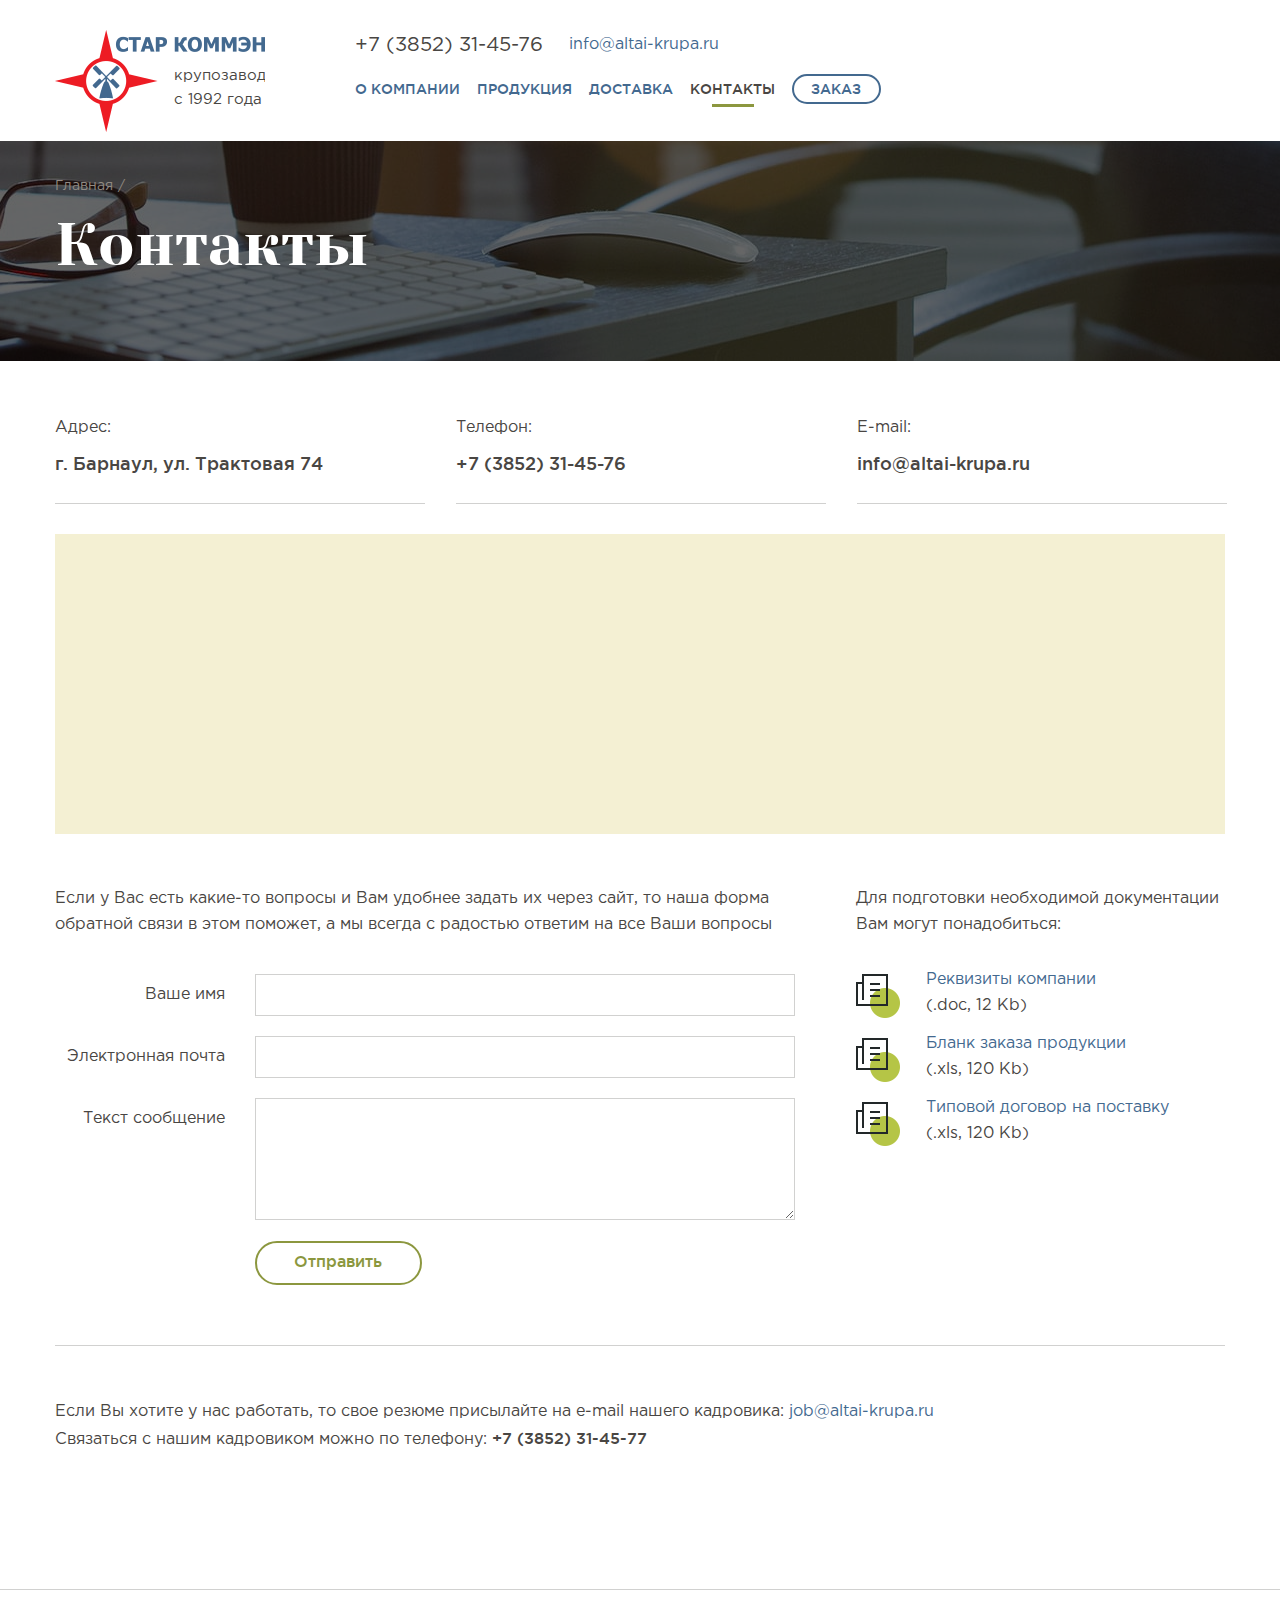
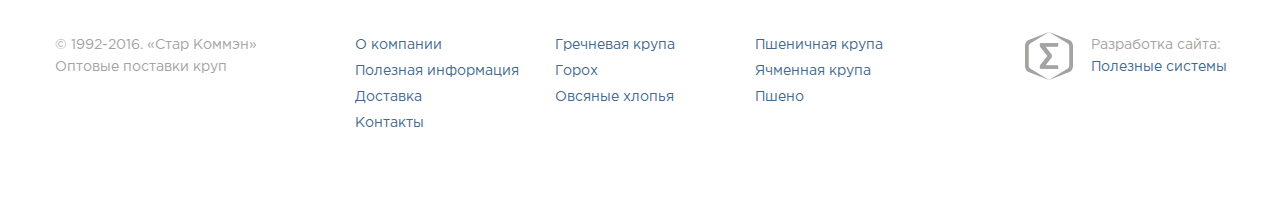
<file: contacts.html>
﻿<!DOCTYPE html>
<html>
<head>
	<title>Стар коммэн</title>
	<meta charset="utf-8">
	<meta name="viewport" content="width=device-width, user-scalable=yes">
	<!--<link href="./favicon.ico" rel="shortcut icon">-->
	<link href="./css/style.css" rel="stylesheet">
	<!--[if IE 8]>
		<script src="./js/ie8.js"></script>
	<![endif]-->
</head>
<body>
	<header>
		<div>
			<div class="logo">
				<a href="#">
					<img src="./img/logo.png" width="210" height="102" alt="">
					<p>крупозавод с 1992 года</p>
				</a>
			</div>
			<ul class="contacts">
				<li>
					<h4><a href="tel:+73852314576">+7 (3852) 31-45-76</a></h4>
				</li>
				<li>
					<p><a href="mailto:info@altai-krupa.ru">info@altai-krupa.ru</a></p>
				</li>
			</ul>
			<nav>
				<ul>
					<li><a href="#">О компании</a></li>
					<li><a href="#">Продукция</a></li>
					<li><a href="#">Доставка</a></li>
					<li class="active"><a href="#">Контакты</a></li>
					<li><a href="#" class="order">Заказ</a></li>
				</ul>
			</nav>
			<span class="menu-open"></span>
		</div>
	</header>
	<div class="wrapper">
		<div class="title-e">
			<div class="core">
				<ul class="breadcrumbs">
					<li><a href="#">Главная</a></li>
				</ul>
				<h1>Контакты</h1>
			</div>
			<div class="bg">
				<img src="./pic/contacts-title.jpg" width="1920" height="220" class="img-bg top" alt="">
			</div>
		</div>
		<div class="contacts-b">
			<ul class="general">
				<li>
					<p>Адрес:</p>
					<h5>г. Барнаул,<br> ул. Трактовая 74</h5>
				</li>
				<li>
					<p>Телефон:</p>
					<h5><a href="tel:+73852314576">+7 (3852) 31-45-76</a></h5>
				</li>
				<li>
					<p>E-mail:</p>
					<h5><a href="mailto:info@altai-krupa.ru">info@altai-krupa.ru</a></h5>
				</li>
			</ul>
			<div id="map">
			</div>
			    <script src="https://api-maps.yandex.ru/2.1/?lang=ru_RU" type="text/javascript"></script>
				<script type="text/javascript">
					ymaps.ready(init);
					var map;
					function init(){     
						map = new ymaps.Map('map', {
							center: [53.32164657115203,83.6218609999999],
							zoom: 16,
							controls: ['zoomControl']
						});
						place = new ymaps.Placemark(map.getCenter(), {}, {
							iconLayout: 'default#image',
							iconImageHref: './img/contacts-pin-icon.png',
							iconImageSize: [61, 60],
							iconImageOffset: [-30, -60]
						});
						map.geoObjects.add(place);
					}
				</script>
			<div class="form-e">
				<p>Если у Вас есть какие-то вопросы и Вам удобнее задать их через сайт, то наша форма обратной связи в этом поможет, а мы всегда с радостью ответим на все Ваши вопросы</p>
				<div class="item">
					<label><span>Ваше имя</span></label>
					<input type="text">
				</div>
				<div class="item">
					<label><span>Электронная почта</span></label>
					<input type="text">
				</div>
				<div class="item">
					<label><span>Текст сообщение</span></label>
					<textarea cols="80" rows="6"></textarea>
				</div>
				<button>Отправить</button>
			</div>
			<div class="download">
				<p>Для подготовки необходимой документации Вам могут понадобиться:</p>
				<ul>
					<li><a href="#">Реквизиты<br> компании</a> <span>(.doc, 12 Kb)</span></li>
					<li><a href="#">Бланк заказа<br> продукции</a> <span>(.xls, 120 Kb)</span></li>
					<li><a href="#">Типовой договор<br> на поставку</a> <span>(.xls, 120 Kb)</span></li>
				</ul>
			</div>
			<div class="job">
				<p>Если Вы хотите у нас работать, то свое резюме присылайте на e-mail нашего кадровика: <a href="#">job@altai-krupa.ru</a></p>
				<p>Связаться с нашим кадровиком можно по телефону: <strong>+7 (3852) 31-45-77</strong></p>
			</div>
		</div>
		<div class="clear"></div>
	</div>
	<footer>
		<div>
			<ul class="nav">
				<li>
					<ul>
						<li><a href="#">О компании</a></li>
						<li><a href="#">Полезная информация</a></li>
						<li><a href="#">Доставка</a></li>
						<li><a href="#">Контакты</a></li>
					</ul>
				</li>
				<li>
					<ul>
						<li><a href="#">Гречневая крупа</a></li>
						<li><a href="#">Горох</a></li>
						<li><a href="#">Овсяные хлопья</a></li>
					</ul>
				</li>
				<li>
					<ul>
						<li><a href="#">Пшеничная крупа</a></li>
						<li><a href="#">Ячменная крупа</a></li>
						<li><a href="#">Пшено</a></li>
					</ul>
				</li>
			</ul>
			<div class="copy">
				<p>© 1992-2016. «Стар Коммэн»</p>
				<p>Оптовые поставки круп</p>
			</div>
			<div class="author">
				<a href="#"><img src="./img/ps-logo.png" width="48" height="48" alt=""></a>
				<p>Разработка сайта:</p>
				<p><a href="#">Полезные системы</a></p>
			</div>
		</div>
	</footer>
	<div class="menu-mini-show">
		<div class="main">
			<ul>
				<li><a href="#">О компании</a></li>
				<li class="open-sub"><a href="#">Продукция</a></li>
				<li><a href="#">Доставка</a></li>
				<li><a href="#">Полезная информация</a></li>
				<li><a href="#">Контакты</a></li>
				<li><a href="#">Заказ</a></li>
			</ul>
		</div>
		<div class="sub">
			<h5>Продукция</h5>
			<ul>
				<li><a href="#">Гречневая крупа, продел</a></li>
				<li><a href="#">Горох колотый, целый</a></li>
				<li><a href="#">Крупа перловая, ячневая</a></li>
				<li><a href="#">Пшено</a></li>
				<li><a href="#">Овсяная крупа, геркулес</a></li>
				<li><a href="#">Крупа пшеничная, полтавская «Артек»</a></li>
			</ul>
		</div>
	</div>
	<script src="./js/libs.js"></script>
	<script src="./js/scripts.js"></script>
</body>
</html>
</file>
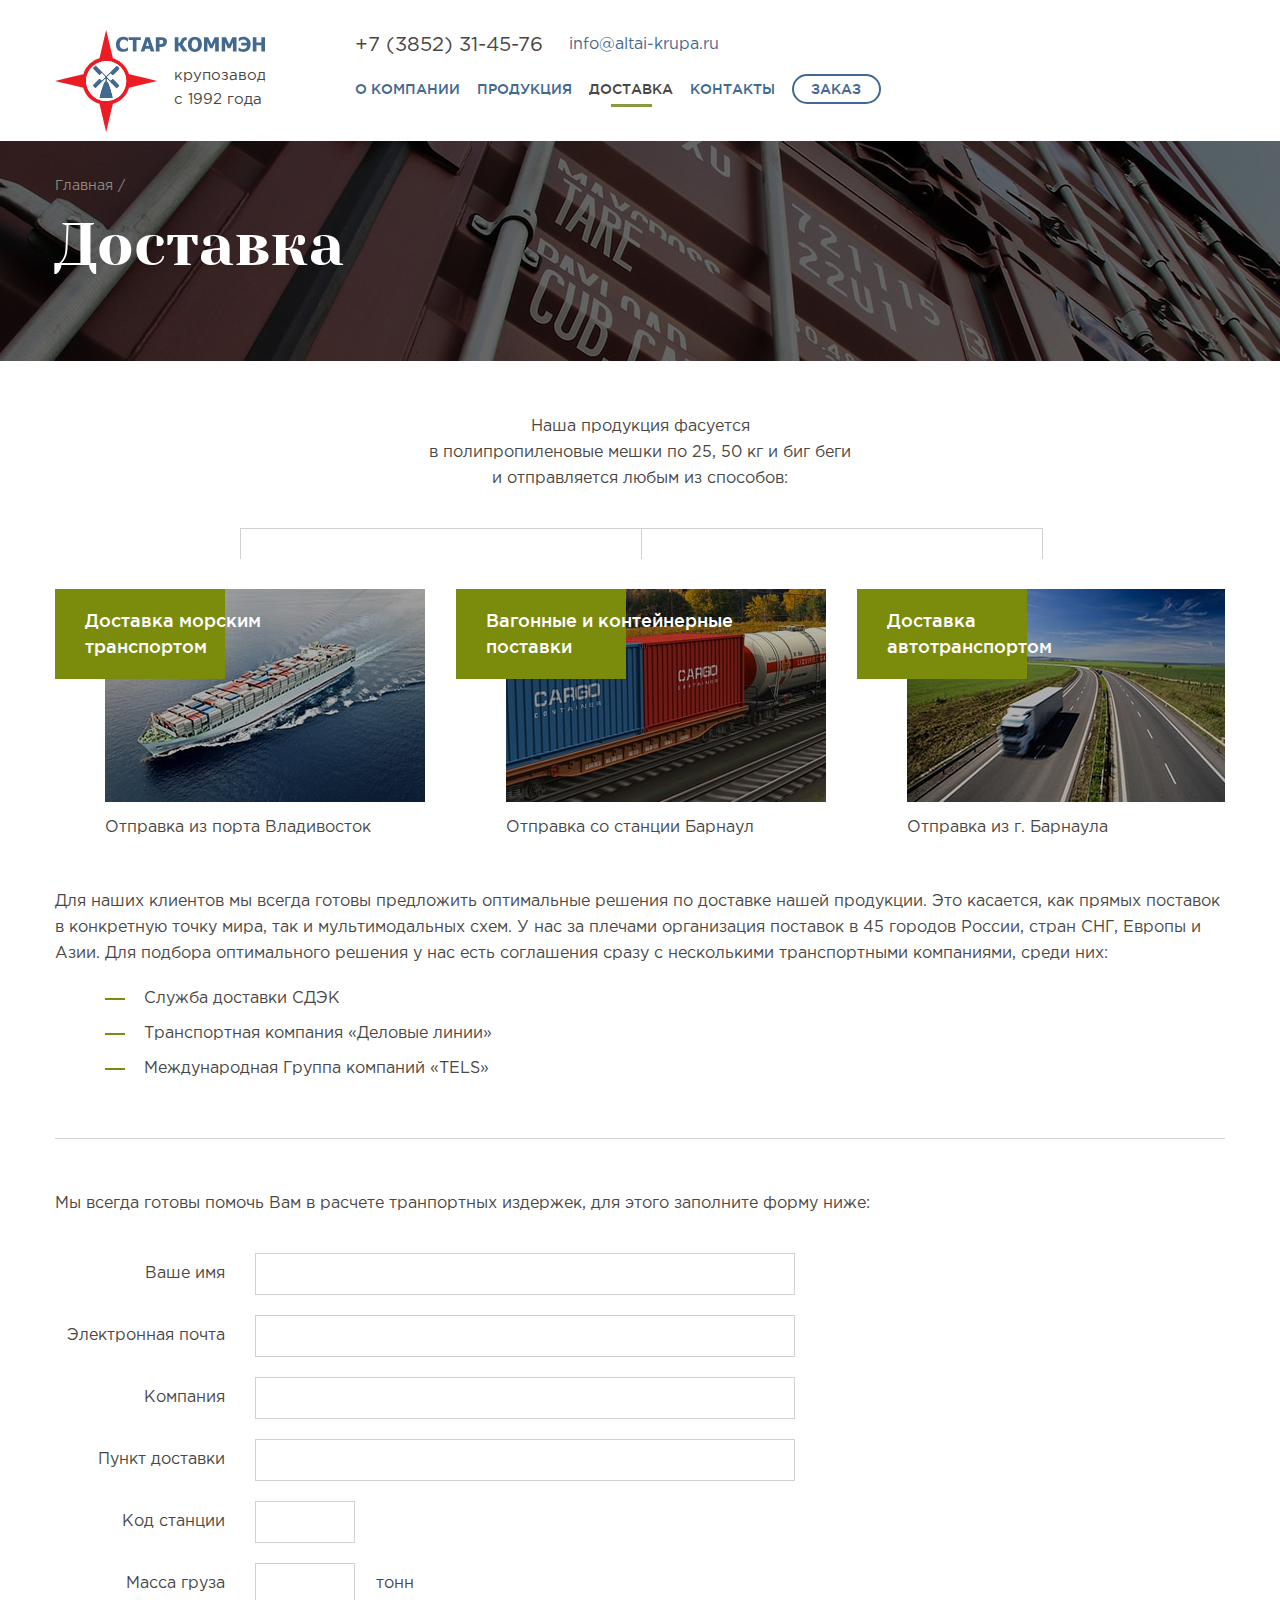
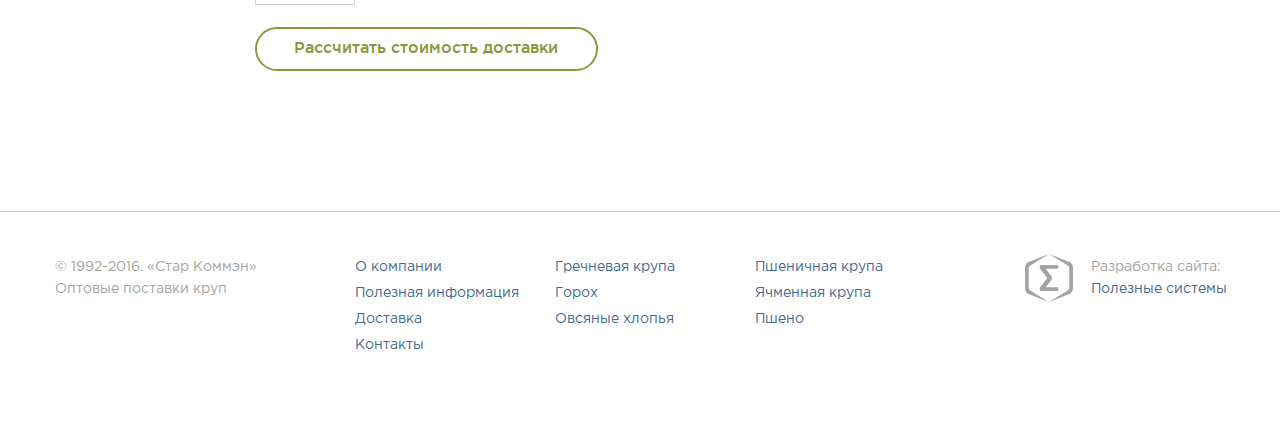
<file: delivery.html>
﻿<!DOCTYPE html>
<html>
<head>
	<title>Стар коммэн</title>
	<meta charset="utf-8">
	<meta name="viewport" content="width=device-width, user-scalable=yes">
	<!--<link href="./favicon.ico" rel="shortcut icon">-->
	<link href="./css/style.css" rel="stylesheet">
	<!--[if IE 8]>
		<script src="./js/ie8.js"></script>
	<![endif]-->
</head>
<body>
	<header>
		<div>
			<div class="logo">
				<a href="#">
					<img src="./img/logo.svg" width="210" height="102" alt="">
					<p>крупозавод с 1992 года</p>
				</a>
			</div>
			<ul class="contacts">
				<li>
					<h4><a href="tel:+73852314576">+7 (3852) 31-45-76</a></h4>
				</li>
				<li>
					<p><a href="mailto:info@altai-krupa.ru">info@altai-krupa.ru</a></p>
				</li>
			</ul>
			<nav>
				<ul>
					<li><a href="#">О компании</a></li>
					<li><a href="#">Продукция</a></li>
					<li class="active"><a href="#">Доставка</a></li>
					<li><a href="#">Контакты</a></li>
					<li><a href="#" class="order">Заказ</a></li>
				</ul>
			</nav>
			<span class="menu-open"></span>
		</div>
	</header>
	<div class="wrapper">
		<div class="title-e">
			<div class="core">
				<ul class="breadcrumbs">
					<li><a href="#">Главная</a></li>
				</ul>
				<h1>Доставка</h1>
			</div>
			<div class="bg">
				<img src="./pic/delivery-title.jpg" width="1920" height="220" class="img-bg top" alt="">
			</div>
		</div>
		<div class="delivery-b">
			<h6>Наша продукция фасуется<br> в полипропиленовые мешки по 25, 50 кг и биг беги<br> и отправляется любым из способов:</h6>
			<ul class="list">
				<li>
					<h5>Доставка морским<br> транспортом</h5>
					<div>
						<div>
							<img src="./pic/d-1.jpg" width="320" height="213" alt="">
						</div>
					</div>
					<p>Отправка из порта Владивосток</p>
				</li>
				<li>
					<h5>Вагонные и контейнерные поставки</h5>
					<div>
						<div>
							<img src="./pic/d-2.jpg" width="320" height="213" alt="">
						</div>
					</div>
					<p>Отправка со станции Барнаул</p>
				</li>
				<li>
					<h5>Доставка<br> автотранспортом</h5>
					<div>
						<div>
							<img src="./pic/d-3.jpg" width="320" height="213" alt="">
						</div>
					</div>
					<p>Отправка из г. Барнаула</p>
				</li>
			</ul>
			<p>Для наших клиентов мы всегда готовы предложить оптимальные решения по доставке нашей продукции. Это касается, как прямых поставок в конкретную точку мира, так и мультимодальных схем. У нас за плечами организация поставок в 45 городов России, стран СНГ, Европы и Азии. Для подбора оптимального решения у нас есть соглашения сразу с несколькими транспортными компаниями, среди них:</p>
			<ul class="default">
				<li>Служба доставки СДЭК</li>
				<li>Транспортная компания «Деловые линии»</li>
				<li>Международная Группа компаний «TELS»</li>
			</ul>
			<div class="form-e">
				<p>Мы всегда готовы помочь Вам в расчете транпортных издержек, для этого заполните форму ниже:</p>
				<div class="item">
					<label><span>Ваше имя</span></label>
					<input type="text">
				</div>
				<div class="item">
					<label><span>Электронная почта</span></label>
					<input type="text">
				</div>
				<div class="item">
					<label><span>Компания</span></label>
					<input type="text">
				</div>
				<div class="item">
					<label><span>Пункт доставки</span></label>
					<input type="text">
				</div>
				<div class="item">
					<label><span>Код станции</span></label>
					<span class="inline number-1"><input type="text"></span>
				</div>
				<div class="item">
					<label><span>Масса груза<em>, тонн</em></span></label>
					<span class="inline number-1"><input type="text"></span>
					<span class="sign">тонн</span>
				</div>
				<button>Рассчитать стоимость доставки</button>
			</div>
		</div>
		<div class="clear"></div>
	</div>
	<footer>
		<div>
			<ul class="nav">
				<li>
					<ul>
						<li><a href="#">О компании</a></li>
						<li><a href="#">Полезная информация</a></li>
						<li><a href="#">Доставка</a></li>
						<li><a href="#">Контакты</a></li>
					</ul>
				</li>
				<li>
					<ul>
						<li><a href="#">Гречневая крупа</a></li>
						<li><a href="#">Горох</a></li>
						<li><a href="#">Овсяные хлопья</a></li>
					</ul>
				</li>
				<li>
					<ul>
						<li><a href="#">Пшеничная крупа</a></li>
						<li><a href="#">Ячменная крупа</a></li>
						<li><a href="#">Пшено</a></li>
					</ul>
				</li>
			</ul>
			<div class="copy">
				<p>© 1992-2016. «Стар Коммэн»</p>
				<p>Оптовые поставки круп</p>
			</div>
			<div class="author">
				<a href="#"><img src="./img/ps-logo.png" width="48" height="48" alt=""></a>
				<p>Разработка сайта:</p>
				<p><a href="#">Полезные системы</a></p>
			</div>
		</div>
	</footer>
	<div class="menu-mini-show">
		<div class="main">
			<ul>
				<li><a href="#">О компании</a></li>
				<li class="open-sub"><a href="#">Продукция</a></li>
				<li><a href="#">Доставка</a></li>
				<li><a href="#">Полезная информация</a></li>
				<li><a href="#">Контакты</a></li>
				<li><a href="#">Заказ</a></li>
			</ul>
		</div>
		<div class="sub">
			<h5>Продукция</h5>
			<ul>
				<li><a href="#">Гречневая крупа, продел</a></li>
				<li><a href="#">Горох колотый, целый</a></li>
				<li><a href="#">Крупа перловая, ячневая</a></li>
				<li><a href="#">Пшено</a></li>
				<li><a href="#">Овсяная крупа, геркулес</a></li>
				<li><a href="#">Крупа пшеничная, полтавская «Артек»</a></li>
			</ul>
		</div>
	</div>
	<script src="./js/libs.js"></script>
	<script src="./js/scripts.js"></script>
</body>
</html>
</file>
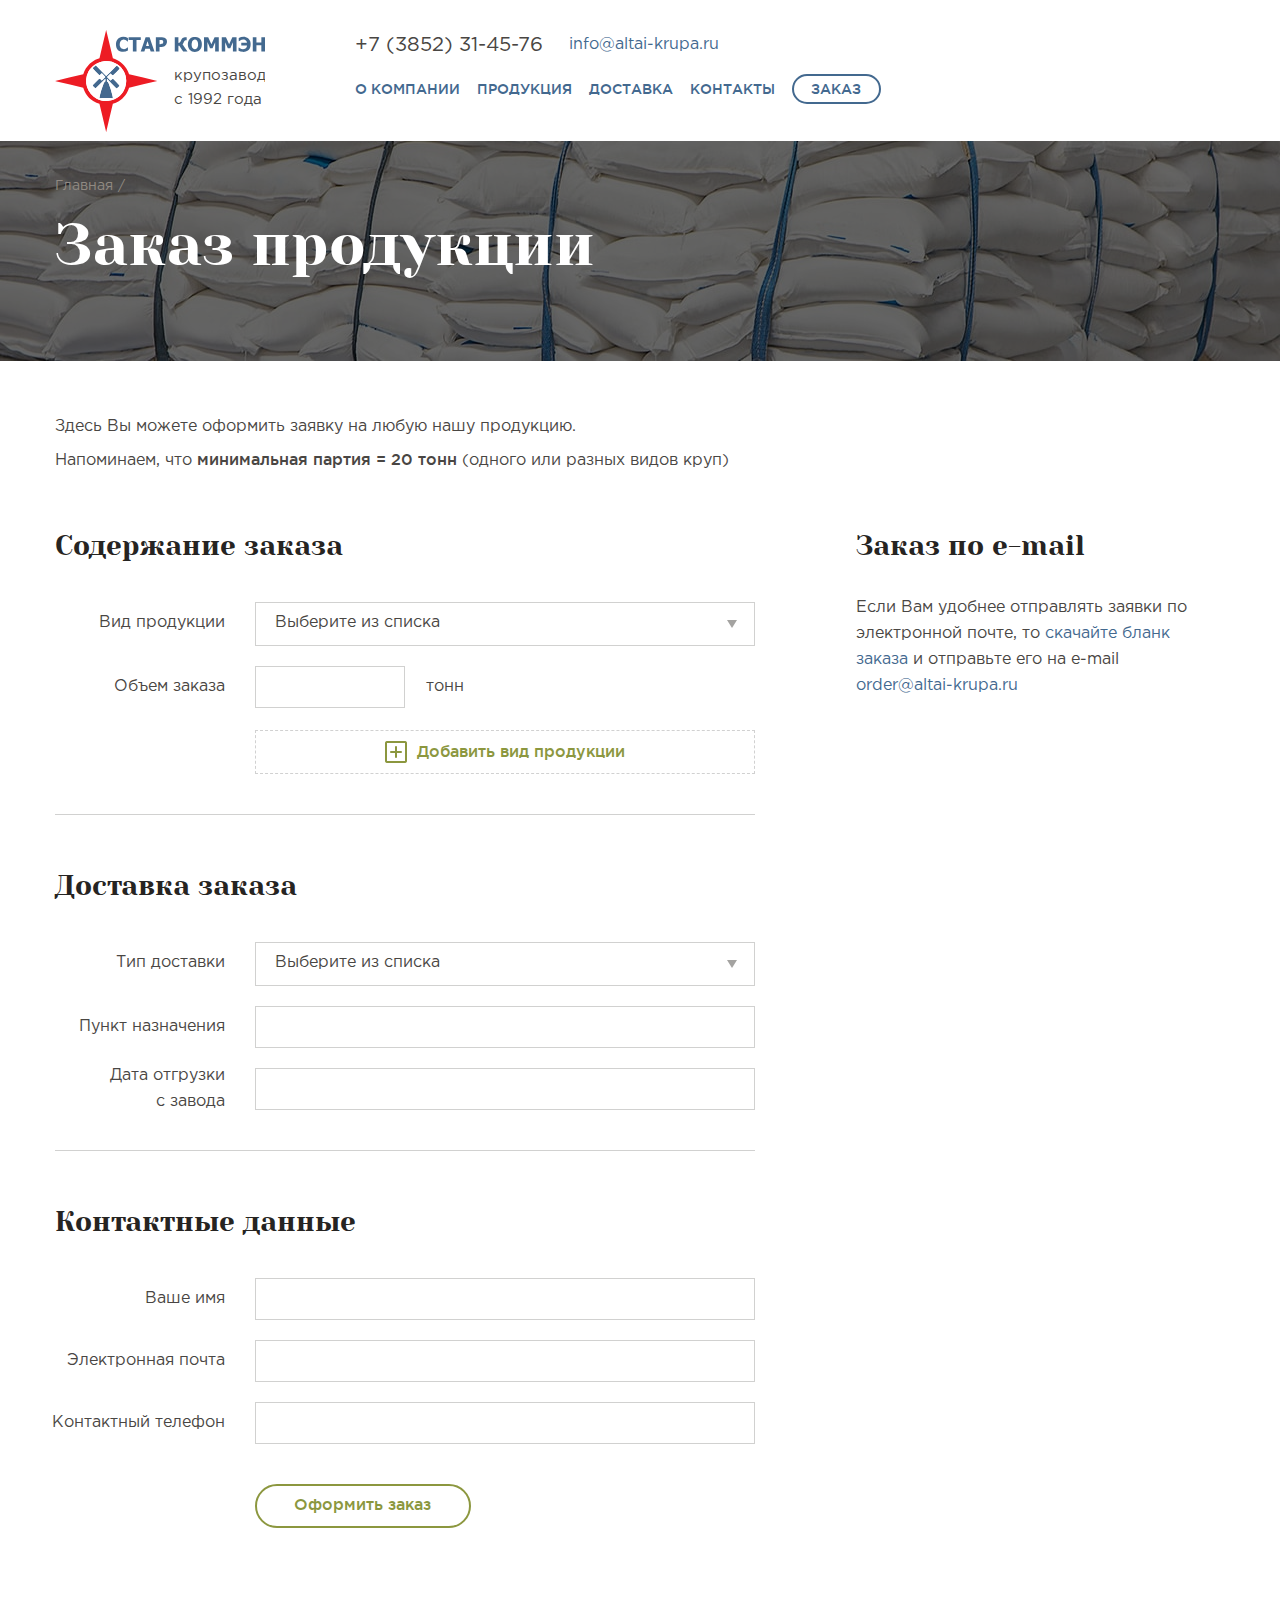
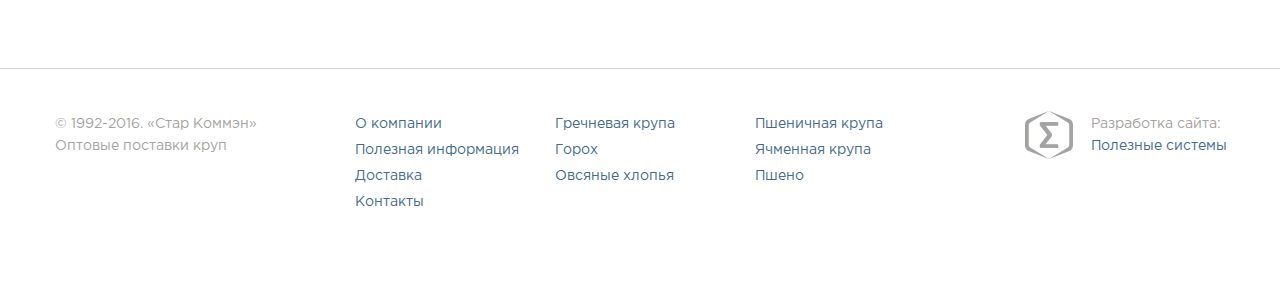
<file: order.html>
﻿<!DOCTYPE html>
<html>
<head>
	<title>Стар коммэн</title>
	<meta charset="utf-8">
	<meta name="viewport" content="width=device-width, user-scalable=yes">
	<!--<link href="./favicon.ico" rel="shortcut icon">-->
	<link href="./css/style.css" rel="stylesheet">
	<!--[if IE 8]>
		<script src="./js/ie8.js"></script>
	<![endif]-->
</head>
<body>
	<header>
		<div>
			<div class="logo">
				<a href="#">
					<img src="./img/logo.svg" width="210" height="102" alt="">
					<p>крупозавод с 1992 года</p>
				</a>
			</div>
			<ul class="contacts">
				<li>
					<h4><a href="tel:+73852314576">+7 (3852) 31-45-76</a></h4>
				</li>
				<li>
					<p><a href="mailto:info@altai-krupa.ru">info@altai-krupa.ru</a></p>
				</li>
			</ul>
			<nav>
				<ul>
					<li><a href="#">О компании</a></li>
					<li><a href="#">Продукция</a></li>
					<li><a href="#">Доставка</a></li>
					<li><a href="#">Контакты</a></li>
					<li><a href="#" class="order">Заказ</a></li>
				</ul>
			</nav>
			<span class="menu-open"></span>
		</div>
	</header>
	<div class="wrapper">
		<div class="title-e">
			<div class="core">
				<ul class="breadcrumbs">
					<li><a href="#">Главная</a></li>
				</ul>
				<h1>Заказ продукции</h1>
			</div>
			<div class="bg">
				<img src="./pic/order-title.jpg" width="1920" height="220" class="img-bg top" alt="">
			</div>
		</div>
		<div class="order-b">
			<h6>Здесь Вы можете оформить заявку на любую нашу продукцию.</h6>
			<h6>Напоминаем, что <strong>минимальная партия = 20 тонн</strong> (одного или разных видов круп)</h6>
			<div class="form-e">
				<div class="group">
					<h3>Содержание заказа</h3>
					<div class="type">
						<div class="item">
							<label><span>Вид продукции</span></label>
							<select>
								<option selected disabled>Выберите из списка</option>
								<option>Вид 1</option>
								<option>Вид 2</option>
							</select>
						</div>
						<div class="item">
							<label>Объем заказа</label>
							<span class="inline number-2"><input type="text"></span>
							<span class="sign">тонн</span>
						</div>
					</div>
					<div class="item">
						<span class="remove-group">Удалить вид продукции</span>
						<span class="add-group">Добавить вид продукции</span>
					</div>
				</div>
				<div class="group">
					<h3>Доставка заказа</h3>
					<div class="item">
						<label><span>Тип доставки</span></label>
						<select>
							<option selected disabled>Выберите из списка</option>
							<option>Тип 1</option>
							<option>Тип 2</option>
						</select>
					</div>
					<div class="item">
						<label><span>Пункт назначения</span></label>
						<input type="text">
					</div>
					<div class="item">
						<label><span>Дата отгрузки<br> с завода</span></label>
						<input type="text">
					</div>
				</div>
				<div class="group">
					<h3>Контактные данные</h3>
					<div class="item">
						<label><span>Ваше имя</span></label>
						<input type="text">
					</div>
					<div class="item">
						<label><span>Электронная почта</span></label>
						<input type="text">
					</div>
					<div class="item">
						<label><span>Контактный телефон</span></label>
						<input type="text">
					</div>
				</div>
				<button>Оформить заказ</button>
			</div>
			<div class="email">
				<h3>Заказ по e-mail</h3>
				<p>Если Вам удобнее отправлять заявки по электронной почте, то <a href="#">скачайте бланк заказа</a> и отправьте его на e-mail<br> <a href="#">order@altai-krupa.ru</a></p>
			</div>
		</div>
		<div class="clear"></div>
	</div>
	<footer>
		<div>
			<ul class="nav">
				<li>
					<ul>
						<li><a href="#">О компании</a></li>
						<li><a href="#">Полезная информация</a></li>
						<li><a href="#">Доставка</a></li>
						<li><a href="#">Контакты</a></li>
					</ul>
				</li>
				<li>
					<ul>
						<li><a href="#">Гречневая крупа</a></li>
						<li><a href="#">Горох</a></li>
						<li><a href="#">Овсяные хлопья</a></li>
					</ul>
				</li>
				<li>
					<ul>
						<li><a href="#">Пшеничная крупа</a></li>
						<li><a href="#">Ячменная крупа</a></li>
						<li><a href="#">Пшено</a></li>
					</ul>
				</li>
			</ul>
			<div class="copy">
				<p>© 1992-2016. «Стар Коммэн»</p>
				<p>Оптовые поставки круп</p>
			</div>
			<div class="author">
				<a href="#"><img src="./img/ps-logo.png" width="48" height="48" alt=""></a>
				<p>Разработка сайта:</p>
				<p><a href="#">Полезные системы</a></p>
			</div>
		</div>
	</footer>
	<div class="menu-mini-show">
		<div class="main">
			<ul>
				<li><a href="#">О компании</a></li>
				<li class="open-sub"><a href="#">Продукция</a></li>
				<li><a href="#">Доставка</a></li>
				<li><a href="#">Полезная информация</a></li>
				<li><a href="#">Контакты</a></li>
				<li><a href="#">Заказ</a></li>
			</ul>
		</div>
		<div class="sub">
			<h5>Продукция</h5>
			<ul>
				<li><a href="#">Гречневая крупа, продел</a></li>
				<li><a href="#">Горох колотый, целый</a></li>
				<li><a href="#">Крупа перловая, ячневая</a></li>
				<li><a href="#">Пшено</a></li>
				<li><a href="#">Овсяная крупа, геркулес</a></li>
				<li><a href="#">Крупа пшеничная, полтавская «Артек»</a></li>
			</ul>
		</div>
	</div>
	<script src="./js/libs.js"></script>
	<script src="./js/scripts.js"></script>
</body>
</html>
</file>
<file: css/style.css>
﻿/* Fonts */

@font-face {
    font-family:'Gotham Pro';
    src:url('../fonts/gothampro.eot');
    src:url('../fonts/gothampro.eot?#iefix') format('embedded-opentype'),
        url('../fonts/gothampro.woff') format('woff'),
        url('../fonts/gothampro.ttf') format('truetype');
    font-weight:normal;
    font-style:normal;
}
@font-face {
    font-family:'Gotham Pro';
    src:url('../fonts/gothamprom.eot');
    src:url('../fonts/gothamprom.eot?#iefix') format('embedded-opentype'),
        url('../fonts/gothamprom.woff') format('woff'),
        url('../fonts/gothamprom.ttf') format('truetype');
    font-weight:500;
    font-style:normal;
}
@font-face {
    font-family:'Gotham Pro';
    src:url('../fonts/gothamprob.eot');
    src:url('../fonts/gothamprob.eot?#iefix') format('embedded-opentype'),
        url('../fonts/gothamprob.woff') format('woff'),
        url('../fonts/gothamprob.ttf') format('truetype');
    font-weight:bold;
    font-style:normal;
}
@font-face {
    font-family:'Yeseva One';
    src:url('../fonts/yesevaone.eot');
    src:url('../fonts/yesevaone.eot?#iefix') format('embedded-opentype'),
        url('../fonts/yesevaone.woff') format('woff'),
        url('../fonts/yesevaone.ttf') format('truetype');
    font-weight:normal;
    font-style:normal;
}

/* Default */

html {
	height:100%;
}
html * {
	max-height:1000000px;
}
body {
	width:100%;
	height:100%;
	color:#494643;
	font-size:12px;
	line-height:16px;
    font-family:'Gotham Pro', sans-serif;
	padding:0;
	margin:0;
	background:#ffffff;
	-webkit-tap-highlight-color:transparent;
}
p {
	text-indent:0;
	padding:0;
	margin:0 0 16px;
}
table {
	margin:0 0 16px;
	border-collapse:collapse;
}
table td {
	padding:0;
}
:focus {
	outline:none;
}
img {
	padding:0;
	margin:0;
	border:0;
}
a {
	color:#43698f;
	text-decoration:none;
}
a:hover {
	color:#8c973f;
	text-decoration:none;
}
form {
	margin:0;
}
ul {
	margin:0 0 10px 16px;
	padding:0;
}
ul li {
	padding:0;
	list-style:none;
}
ol {
	margin:0 0 10px 18px;
	padding:0;
}
* +html ol {
	padding:0 0 0 5px;
}
ol li {
	padding:0 0 0 16px;
}
input, textarea {
	width:100%;
	color:#494643;
	font-size:16px;
    font-family:'Gotham Pro', sans-serif;
	padding:11px 19px 13px;
	margin:0;
	background:none;
	border:1px solid #d1d1d0;
	-webkit-box-shadow:border-box;
	box-sizing:border-box;
}
input:hover, textarea:hover {
	padding:10px 18px 12px;
	border-width:2px;
}
input:focus, textarea:focus {
	padding:10px 18px 12px;
	border-width:2px;
	border-color:#8c973f;
}
textarea {
	overflow:auto;
	resize:vertical;
	margin:0 0 -4px;
}
button {
	color:#8b973e;
	font-size:16px;
	line-height:26px;
	font-weight:500;
    font-family:'Gotham Pro', sans-serif;
	cursor:pointer;
	padding:5px 38px 9px 37px;
	margin:0;
	background-color:transparent;
	border:2px solid #8c973f;
	-webkit-border-radius:22px;
	border-radius:22px;
	-webkit-box-shadow:border-box;
	box-sizing:border-box;
}
button::-moz-focus-inner {
	padding:0;
	border:0;
}
button:hover {
	color:#ffffff;
	background-color:#8c973f;
}
button.blue {
	color:#678cb2;
	border-color:#678cb2;
}
button.blue:hover {
	color:#ffffff;
	background-color:#678cb2;
}
::-webkit-input-placeholder  {
	color:#a4a3a1;
}
:-moz-placeholder {
	color:#a4a3a1;
}
::-moz-placeholder {
	color:#a4a3a1;
}
:-ms-input-placeholder {
	color:#a4a3a1;
}
.wrapper {
	position:relative;
	min-height:100%;
	padding:141px 0 0;
	-webkit-box-shadow:border-box;
	box-sizing:border-box;
}
.img-bg {
	display:none !important;
}
.slick-list,.slick-slider,.slick-track{position:relative;display:block}.slick-loading .slick-slide,.slick-loading .slick-track{visibility:hidden}.slick-slider{-moz-box-sizing:border-box;box-sizing:border-box;-webkit-user-select:none;-moz-user-select:none;-ms-user-select:none;user-select:none;-webkit-touch-callout:none;-khtml-user-select:none;-ms-touch-action:pan-y;touch-action:pan-y;-webkit-tap-highlight-color:transparent}.slick-list{overflow:hidden;margin:0;padding:0}.slick-list:focus{outline:0}.slick-list.dragging{cursor:pointer;cursor:hand}.slick-slider .slick-list,.slick-slider .slick-track{-webkit-transform:translate3d(0,0,0);-moz-transform:translate3d(0,0,0);-ms-transform:translate3d(0,0,0);-o-transform:translate3d(0,0,0);transform:translate3d(0,0,0)}.slick-track{top:0;left:0}.slick-track:after,.slick-track:before{display:table;content:''}.slick-track:after{clear:both}.slick-slide{display:none;float:left;height:100%;min-height:1px}[dir=rtl] .slick-slide{float:right}.slick-slide img{display:block}.slick-slide.slick-loading img{display:none}.slick-slide.dragging img{pointer-events:none}.slick-initialized .slick-slide{display:block}.slick-vertical .slick-slide{display:block;height:auto;border:1px solid transparent}.slick-arrow.slick-hidden{display:none}
.ui-helper-hidden{display:none}.ui-helper-hidden-accessible{border:0;clip:rect(0 0 0 0);height:1px;margin:-1px;overflow:hidden;padding:0;position:absolute;width:1px}.ui-helper-reset{margin:0;padding:0;border:0;outline:0;line-height:1.3;text-decoration:none;font-size:100%;list-style:none}.ui-helper-clearfix:before,.ui-helper-clearfix:after{content:"";display:table;border-collapse:collapse}.ui-helper-clearfix:after{clear:both}.ui-helper-zfix{width:100%;height:100%;top:0;left:0;position:absolute;opacity:0;filter:Alpha(Opacity=0)}.ui-front{z-index:100}.ui-state-disabled{cursor:default!important;pointer-events:none}.ui-icon{display:inline-block;vertical-align:middle;margin-top:-.25em;position:relative;text-indent:-99999px;overflow:hidden;background-repeat:no-repeat}.ui-widget-icon-block{left:50%;margin-left:-8px;display:block}.ui-widget-overlay{position:fixed;top:0;left:0;width:100%;height:100%}.ui-menu{list-style:none;padding:0;margin:0;display:block;outline:0}.ui-menu .ui-menu{position:absolute}.ui-menu .ui-menu-item{margin:0;cursor:pointer;list-style-image:url("[data-uri]")}.ui-menu .ui-menu-item-wrapper{position:relative;padding:3px 1em 3px .4em}.ui-menu .ui-menu-divider{margin:5px 0;height:0;font-size:0;line-height:0;border-width:1px 0 0 0}.ui-menu .ui-state-focus,.ui-menu .ui-state-active{margin:-1px}.ui-menu-icons{position:relative}.ui-menu-icons .ui-menu-item-wrapper{padding-left:2em}.ui-menu .ui-icon{position:absolute;top:0;bottom:0;left:.2em;margin:auto 0}.ui-menu .ui-menu-icon{left:auto;right:0}.ui-selectmenu-menu{padding:0;margin:0;position:absolute;top:0;left:0;display:none}.ui-selectmenu-menu .ui-menu{overflow:auto;overflow-x:hidden;padding-bottom:1px}.ui-selectmenu-menu .ui-menu .ui-selectmenu-optgroup{font-size:1em;font-weight:bold;line-height:1.5;padding:2px 0.4em;margin:0.5em 0 0 0;height:auto;border:0}.ui-selectmenu-open{display:block}.ui-selectmenu-text{display:block;margin-right:20px;overflow:hidden;text-overflow:ellipsis}.ui-selectmenu-button.ui-button{text-align:left;white-space:nowrap;width:14em}.ui-selectmenu-icon.ui-icon{float:right;margin-top:0}.ui-button{padding:.4em 1em;display:inline-block;position:relative;line-height:normal;margin-right:.1em;cursor:pointer;vertical-align:middle;text-align:center;-webkit-user-select:none;-moz-user-select:none;-ms-user-select:none;user-select:none;overflow:visible}.ui-button,.ui-button:link,.ui-button:visited,.ui-button:hover,.ui-button:active{text-decoration:none}.ui-button-icon-only{width:2em;box-sizing:border-box;text-indent:-9999px;white-space:nowrap}input.ui-button.ui-button-icon-only{text-indent:0}.ui-button-icon-only .ui-icon{position:absolute;top:50%;left:50%;margin-top:-8px;margin-left:-8px}.ui-button.ui-icon-notext .ui-icon{padding:0;width:2.1em;height:2.1em;text-indent:-9999px;white-space:nowrap}input.ui-button.ui-icon-notext .ui-icon{width:auto;height:auto;text-indent:0;white-space:normal;padding:.4em 1em}input.ui-button::-moz-focus-inner,button.ui-button::-moz-focus-inner{border:0;padding:0}.ui-widget{font-family:Arial,Helvetica,sans-serif;font-size:1em}.ui-widget .ui-widget{font-size:1em}.ui-widget input,.ui-widget select,.ui-widget textarea,.ui-widget button{font-family:Arial,Helvetica,sans-serif;font-size:1em}.ui-widget.ui-widget-content{border:1px solid #c5c5c5}.ui-widget-content{border:1px solid #ddd;background:#fff;color:#333}.ui-widget-content a{color:#333}.ui-widget-header{border:1px solid #ddd;background:#e9e9e9;color:#333;font-weight:bold}.ui-widget-header a{color:#333}.ui-state-default,.ui-widget-content .ui-state-default,.ui-widget-header .ui-state-default,.ui-button,html .ui-button.ui-state-disabled:hover,html .ui-button.ui-state-disabled:active{border:1px solid #c5c5c5;background:#f6f6f6;font-weight:normal;color:#454545}.ui-state-default a,.ui-state-default a:link,.ui-state-default a:visited,a.ui-button,a:link.ui-button,a:visited.ui-button,.ui-button{color:#454545;text-decoration:none}.ui-state-hover,.ui-widget-content .ui-state-hover,.ui-widget-header .ui-state-hover,.ui-state-focus,.ui-widget-content .ui-state-focus,.ui-widget-header .ui-state-focus,.ui-button:hover,.ui-button:focus{border:1px solid #ccc;background:#ededed;font-weight:normal;color:#2b2b2b}.ui-state-hover a,.ui-state-hover a:hover,.ui-state-hover a:link,.ui-state-hover a:visited,.ui-state-focus a,.ui-state-focus a:hover,.ui-state-focus a:link,.ui-state-focus a:visited,a.ui-button:hover,a.ui-button:focus{color:#2b2b2b;text-decoration:none}.ui-visual-focus{box-shadow:0 0 3px 1px rgb(94,158,214)}.ui-state-active,.ui-widget-content .ui-state-active,.ui-widget-header .ui-state-active,a.ui-button:active,.ui-button:active,.ui-button.ui-state-active:hover{background:#007fff;font-weight:normal;color:#fff}.ui-icon-background,.ui-state-active .ui-icon-background{border:#003eff;background-color:#fff}.ui-state-active a,.ui-state-active a:link,.ui-state-active a:visited{color:#fff;text-decoration:none}.ui-state-highlight,.ui-widget-content .ui-state-highlight,.ui-widget-header .ui-state-highlight{border:1px solid #dad55e;background:#fffa90;color:#777620}.ui-state-checked{border:1px solid #dad55e;background:#fffa90}.ui-state-highlight a,.ui-widget-content .ui-state-highlight a,.ui-widget-header .ui-state-highlight a{color:#777620}.ui-state-error,.ui-widget-content .ui-state-error,.ui-widget-header .ui-state-error{border:1px solid #f1a899;background:#fddfdf;color:#5f3f3f}.ui-state-error a,.ui-widget-content .ui-state-error a,.ui-widget-header .ui-state-error a{color:#5f3f3f}.ui-state-error-text,.ui-widget-content .ui-state-error-text,.ui-widget-header .ui-state-error-text{color:#5f3f3f}.ui-priority-primary,.ui-widget-content .ui-priority-primary,.ui-widget-header .ui-priority-primary{font-weight:bold}.ui-priority-secondary,.ui-widget-content .ui-priority-secondary,.ui-widget-header .ui-priority-secondary{opacity:.7;filter:Alpha(Opacity=70);font-weight:normal}.ui-state-disabled,.ui-widget-content .ui-state-disabled,.ui-widget-header .ui-state-disabled{opacity:.35;filter:Alpha(Opacity=35);background-image:none}.ui-state-disabled .ui-icon{filter:Alpha(Opacity=35)}.ui-icon{width:16px;height:16px}.ui-corner-all,.ui-corner-top,.ui-corner-left,.ui-corner-tl{border-top-left-radius:3px}.ui-corner-all,.ui-corner-top,.ui-corner-right,.ui-corner-tr{border-top-right-radius:3px}.ui-corner-all,.ui-corner-bottom,.ui-corner-left,.ui-corner-bl{border-bottom-left-radius:3px}.ui-corner-all,.ui-corner-bottom,.ui-corner-right,.ui-corner-br{border-bottom-right-radius:3px}.ui-widget-overlay{background:#aaa;opacity:.3;filter:Alpha(Opacity=30)}.ui-widget-shadow{-webkit-box-shadow:0 0 5px #666;box-shadow:0 0 5px #666}
/*! fancyBox v2.1.5 fancyapps.com | fancyapps.com/fancybox/#license */.fancybox-image,.fancybox-inner,.fancybox-nav,.fancybox-nav span,.fancybox-outer,.fancybox-skin,.fancybox-tmp,.fancybox-wrap,.fancybox-wrap iframe,.fancybox-wrap object{padding:0;margin:0;border:0;outline:0;vertical-align:top}.fancybox-wrap{position:absolute;top:0;left:0;z-index:8020}.fancybox-inner,.fancybox-outer,.fancybox-skin{position:relative}.fancybox-skin{background:#f9f9f9;color:#444;text-shadow:none;-webkit-border-radius:4px;-moz-border-radius:4px;border-radius:4px}.fancybox-opened{z-index:8030}.fancybox-inner{overflow:hidden}.fancybox-type-iframe .fancybox-inner{-webkit-overflow-scrolling:touch}.fancybox-error{color:#444;margin:0;padding:15px;white-space:nowrap}.fancybox-iframe,.fancybox-image{display:block;width:100%;height:100%}.fancybox-image{max-width:100%;max-height:100%}#fancybox-loading{position:fixed;top:50%;left:50%;margin-top:-22px;margin-left:-22px;background-position:0 -108px;opacity:.8;cursor:pointer;z-index:8060}.fancybox-close,.fancybox-nav,.fancybox-nav span{cursor:pointer;z-index:8040}#fancybox-loading div{width:44px;height:44px}.fancybox-close{position:fixed;top:10px;right:45px;width:40px;height:40px;background:url(../img/close-icon.png) center top no-repeat}.fancybox-close:hover{background-position:0 -40px}.fancybox-close:before{content:'';position:absolute;left:0;top:0;width:60px;height:60px;margin:-10px 0 0 -10px}.fancybox-nav{position:fixed;top:0;width:20%;height:100%;text-decoration:none;-webkit-tap-highlight-color:transparent}.fancybox-prev{left:0}.fancybox-next{right:0}.fancybox-nav span{position:absolute;top:50%;display:block;width:36px;height:36px;margin-top:-18px;background-color:transparent;background-image:url(../img/arrow-icons.png);background-repeat:no-repeat;border:2px solid #d2d2d1;-webkit-border-radius:50%;border-radius:50%}.fancybox-prev span{left:55px;background-position:left top}.fancybox-prev:hover span{background-position:left bottom;border-color:#8c973f}.fancybox-next span{right:55px;background-position:right top}.fancybox-next:hover span{background-position:right bottom;border-color:#8c973f}.fancybox-nav:hover span{visibility:visible}.fancybox-tmp{position:absolute;top:-99999px;left:-99999px;visibility:hidden;max-width:99999px;max-height:99999px;overflow:visible!important}.fancybox-lock{overflow:hidden!important;width:auto}.fancybox-lock-test{overflow-y:hidden!important}.fancybox-overlay{position:absolute;top:0;left:0;overflow:hidden;display:none;z-index:8010;background:rgba(0,0,0,.85)}.fancybox-overlay-fixed{position:fixed;bottom:0;right:0}.fancybox-lock .fancybox-overlay{overflow-y:scroll}.fancybox-title{visibility:hidden;position:relative;text-shadow:none;z-index:8050}.fancybox-opened .fancybox-title{visibility:visible}.fancybox-title-float-wrap{position:absolute;bottom:0;right:50%;margin-bottom:-35px;z-index:8050;text-align:center}.fancybox-title-float-wrap .child{display:inline-block;margin-right:-100%;padding:2px 20px;background:0 0;background:rgba(0,0,0,.8);-webkit-border-radius:15px;-moz-border-radius:15px;border-radius:15px;text-shadow:0 1px 2px #222;color:#FFF;font-weight:700;line-height:24px;white-space:nowrap}.fancybox-title-outside-wrap{position:relative;margin-top:10px;color:#fff}.fancybox-title-inside-wrap{padding-top:10px}.fancybox-title-over-wrap{position:fixed;top:17px;left:55px;color:#a4a3a1;font-size:16px;line-height:26px;background:0 0}@media all and (max-width:759px){.fancybox-close{right:5px;top:10px}.fancybox-title-over-wrap{left:15px;top:17px}.fancybox-next:before,.fancybox-prev:before{content:'';position:absolute;top:50%;width:45px;height:40px;margin-top:-20px}.fancybox-prev span{left:5px}.fancybox-next span{right:5px}.fancybox-skin{padding:60px 0}.fancybox-prev:before{left:0}.fancybox-next:before{right:0}.fancybox-next:hover:before,.fancybox-prev:hover:before{background-color:rgba(0,0,0,.8)!important}.fancybox-next span,.fancybox-prev span{display:none}.fancybox-next:hover span,.fancybox-prev:hover span{display:block;border-width:0}.fancybox-prev:hover span{background-position:left top}.fancybox-prev:hover span:hover{background-position:left bottom}.fancybox-next:hover span{background-position:right top}.fancybox-next:hover span:hover{background-position:right bottom}.fancybox-overlay{background:rgba(0,0,0,.9)}}.fancybox-lock .fancybox-overlay,.fancybox-lock body{overflow:hidden!important}
.ui-selectmenu-button {
	position:relative;
	left:0;
	top:0;
	display:block;
	height:44px;
	width:100% !important;
	background:#ffffff !important;
	border:1px solid #d1d1d0;
	-webkit-border-radius:0;
	border-radius:0;
	-webkit-transition:none;
	transition:none;
	-webkit-box-sizing:border-box;
	box-sizing:border-box;
}
.ui-selectmenu-text {
	position:static;
	color:#494643;
	font-size:16px;
	line-height:26px;
	font-family:'Gotham Pro', sans-serif;
	padding:2px 7px 1px;
	-webkit-transition:none;
	transition:none;
}
.ui-selectmenu-button:hover {
	border-width:2px;
}
.ui-selectmenu-button:active  {
	border-color:#8c973f;
}
.ui-selectmenu-button-open {
	border-width:2px !important;
}
.ui-selectmenu-button:hover .ui-selectmenu-text, .ui-selectmenu-button-open .ui-selectmenu-text {
	padding:1px 6px 0;
	background:#ffffff;
}
.ui-selectmenu-menu .ui-state-disabled {
	display:none;
}
.ui-selectmenu-icon {
	display:block;
	width:10px;
	height:8px;
	margin:12px 5px 0 0 !important;
	background:url('../img/select-arrow.png') no-repeat center center;
	-webkit-transition:none;
	transition:none;
}
.ui-selectmenu-button:hover .ui-selectmenu-icon, .ui-selectmenu-button-open .ui-selectmenu-icon {
	margin:11px 4px 0 0 !important;
}
.ui-menu .ui-menu-item  {
	position:relative;
	z-index:1;
}
.ui-menu-item-wrapper {
	color:#494643;
	font-size:16px;
	line-height:26px;
	font-family:'Gotham Pro', sans-serif;
	padding:7px 20px 7px !important;
	margin:0 !important;
	border:0 !important;
}
.ui-menu-item-wrapper.ui-state-active {
	color:#ffffff;
	background:#8c973f;
}
.ui-menu-item-wrapper.current {
	color:#a4a3a1 !important;
	background-color:transparent !important;
}
.ui-selectmenu-menu .ui-menu {
	position:relative;
	padding:0;
	background:#ffffff;
	border:0 !important;
	border-bottom:2px solid #d1d1d0 !important;
	border-radius:0;
}
.ui-selectmenu-menu .ui-menu:before, .ui-selectmenu-menu .ui-menu:after {
	content:'';
	position:absolute;
	top:0;
	width:2px;
	height:100%;
	background:#d1d1d0;
}
.ui-selectmenu-menu .ui-menu:before {
	left:0;
}
.ui-selectmenu-menu .ui-menu:after {
	right:0;
}
.ui-front {
	z-index:100;
}
div.checker,div.radio{position:relative}div.checker,div.checker input,div.checker span,div.radio,div.radio input,div.radio span{width:20px;height:20px;cursor:pointer}div.checker input,div.radio input{filter:alpha(opacity=0);border:none}div.checker span,div.radio input,div.radio span{zoom:1;text-align:center}div.checker span{display:-moz-inline-box;display:inline-block;background:url(../img/checkbox-icon.png) center top no-repeat}div.checker span.checked{background-position:center -40px}div.checker input{opacity:0;-moz-opacity:0;background:0 0;display:-moz-inline-box;display:inline-block;zoom:1}div.checker.hover span{background-position:0 -20px}div.checker.hover span.checked{background-position:0 -60px}div.radio span{display:-moz-inline-box;display:inline-block;background:url(../img/radio-icon.png) center top no-repeat}div.radio span.checked{background-position:0 -40px}div.radio input{opacity:0;-moz-opacity:0;background:0 0;display:-moz-inline-box;display:inline-block}div.radio.hover span{background-position:0 -20px}div.radio span.checked{background-position:0 -40px}div.radio.hover span.checked{background-position:0 -60px}

/* Core */

header {
	position:absolute;
	left:0;
	top:0;
	z-index:50;
	width:100%;
}
header > div {
	position:relative;
	width:1170px;
	height:141px;
	margin:0 auto;
}
header .logo {
	overflow:hidden;
	position:absolute;
	left:0;
	top:30px;
	width:210px;
	height:102px;
}
header .logo a {
	display:block;
	width:210px;
	height:102px;
	color:#494643;
}
header .logo img {
	position:absolute;
	right:0;
	top:0;
}
header .logo p {
	position:absolute;
	right:0;
	top:34px;
	width:91px;
	font-size:15px;
	line-height:24px;
	margin:0;
}
header nav {
	position:absolute;
	left:300px;
	top:74px;
	margin-left:-8px;
}
header nav ul {
	margin:0;
}
header nav li {
	position:relative;
	float:left;
}
header nav a {
	display:block;
	font-size:14px;
	line-height:24px;
	font-weight:500;
	text-transform:uppercase;
	padding:1px 7px 1px 6px;
	border:2px solid transparent;
	-webkit-border-radius:15px;
	border-radius:15px;
}
header nav a.order {
	padding:1px 18px 1px 17px;
	margin-left:8px;
	background-color:#ffffff;
	border-color:#43698f;
}
header nav a.order:hover {
	color:#ffffff;
	background-color:#43698f;
}
header nav li.active:after {
	content:'';
	position:absolute;
	left:30px;
	bottom:-3px;
	width:calc(100% - 60px);
	height:3px;
	background:#8c973f;
}
header nav li.active a {
	color:#494643;
}
header .contacts {
	position:absolute;
	left:300px;
	top:33px;
	margin:0;
}
header .contacts li {
	float:left;
	margin:0 26px 0 0;
}
header .contacts li h4 {
	font-size:20px;
	line-height:28px;
	font-weight:normal;
	white-space:nowrap;
	margin:-2px 0;
}
header .contacts li h4 a {
	color:#494643;
}
header .contacts li p {
	font-size:16px;
	line-height:24px;
	margin:0;
}
header.fixed {
	overflow:visible;
	position:fixed;
	background-color:#ffffff;
}
header.fixed:after {
	content:'';
	position:absolute;
	left:0;
	bottom:-2px;
	width:100%;
	height:2px;
	background:url('../img/header-shadow.png') repeat-x top;
}
header.fixed > div {
	height:70px;
}
header.fixed nav {
	top:20px;
}
header.fixed .logo {
	top:26px;
	width:150px;
	height:16px;
}
header.fixed .logo a {
	width:150px;
	height:16px;
}
header.fixed .logo img {
	right:0;
	top:-6px;
}
header.fixed .contacts {
	left:895px;
	top:21px;
}
header.fixed .contacts li:last-child {
	display:none;
}
header .menu-open {
	display:none;
}
h2 {
	color:#262422;
	font-size:34px;
	line-height:44px;
	font-weight:normal;
	font-family:'Yeseva One', sans-serif;
	padding:0;
	margin:0 0 44px;
}
.intro-b {
	position:relative;
	height:100%;
	min-height:600px;
	max-height:1200px;
	background:url('../img/intro-bg.jpg') no-repeat center 12%;
	background-size:cover;
}
.intro-b:before {
	content:'';
	position:absolute;
	left:0;
	top:0;
	width:100%;
	height:183px;
	background:url('../img/intro-light.png') repeat-x top;
}
.intro-b > div {
	position:absolute;
	left:50%;
	top:50%;
	width:1230px;
	color:#ffffff;
	padding:0 490px 0 80px;
	margin:-80px 0 0 -615px;
	-webkit-box-shadow:border-box;
	box-sizing:border-box;
}
.intro-b h2 {
	color:#ffffff;
	font-size:60px;
	line-height:70px;
	font-weight:normal;
	font-family:'Yeseva One', sans-serif;
	padding:0;
	margin:0 0 28px;
}
.intro-b p {
	font-size:22px;
	line-height:34px;
	margin:0 0 22px;
}
.intro-b + .wrapper {
	min-height:0;
	padding-top:0;
}
.products-i {
	padding:1px 0 100px;
	background:#edecde url('../img/prod-bg.png') repeat;
}
.products-i > div {
	position:relative;
	width:1170px;
	padding:41px 50px 109px;
	margin:-102px auto 0;
	background:#ffffff;
	-webkit-box-shadow:border-box;
	box-sizing:border-box;
}
.products-i button {
	position:absolute;
	right:50px;
	top:41px;
}
.products-i ul {
	margin:0 0 20px;
}
.products-i ul li {
	position:relative;
	display:inline-block;
	width:520px;
	vertical-align:top;
	padding:38px 0 32px 250px;
	margin:0 27px 30px 0;
	-webkit-box-shadow:border-box;
	box-sizing:border-box;
}
.products-i ul li:nth-child(2n) {
	margin-right:-10px;
}
.products-i ul li div {
	overflow:hidden;
	position:absolute;
	left:0;
	top:0;
	width:220px;
	height:220px;
	-webkit-border-radius:50%;
	border-radius:50%;
}
.products-i ul li div img {
	width:220px;
	height:220px;
	margin:0 0 -4px;
}
.products-i ul li h3 {
	font-size:20px;
	line-height:30px;
	font-weight:normal;
	padding:0;
	margin:0 0 8px;
}
.products-i ul li p {
	font-size:16px;
	line-height:26px;
	margin:0 0 8px;
}
.products-i ul li h5 {
	color:#262422;
	font-size:28px;
	line-height:38px;
	font-weight:normal;
	font-family:'Yeseva One', sans-serif;
	padding:0;
	margin:14px 0 8px;
}
.products-i .all {
	position:absolute;
	left:0;
	bottom:0;
	width:100%;
	display:block;
	color:#ffffff;
	font-size:20px;
	line-height:30px;
	text-align:center;
	padding:23px 30px 26px;
	background:#8c973f;
	-webkit-box-shadow:border-box;
	box-sizing:border-box;
}
.products-i .all span {
	position:relative;
}
.products-i .all:hover:before {
	content:'';
	position:absolute;
	left:0;
	top:0;
	width:100%;
	height:100%;
	background:rgba(0,0,0,0.1);
}
.advantages-i {
	width:1170px;
	padding:93px 0 24px;
	margin:0 auto;
}
.advantages-i h2 {
	margin:0 0 29px;
}
.advantages-i h6 {
	font-size:16px;
	line-height:26px;
	font-weight:normal;
	padding:0;
	margin:0 50px 26px;
}
.advantages-i .list {
	margin:36px 0 20px;
}
.advantages-i .list li {
	position:relative;
	display:inline-block;
	width:570px;
	vertical-align:top;
	padding:0 0 0 50px;
	margin:0 27px 30px 0;
	-webkit-box-shadow:border-box;
	box-sizing:border-box;
}
.advantages-i .list li:before {
	content:'';
	position:absolute;
	left:0;
	top:0;
	z-index:1;
	width:170px;
	height:170px;
	background:#7b8b0b;
}
.advantages-i .list li:nth-child(4n+2):before, .advantages-i .list li:nth-child(4n+3):before {
	background-color:#43698f;
}
.advantages-i .list li:nth-child(2n) {
	margin-right:-10px;
}
.advantages-i .list li h4 {
	position:absolute;
	left:0;
	top:0;
	z-index:2;
	color:#ffffff;
	font-size:28px;
	line-height:38px;
	font-weight:normal;
	font-family:'Yeseva One', sans-serif;
	padding:22px 50px 34px;
	margin:0;
}
.advantages-i .list li div {
	position:relative;
	background:#000000;
}
.advantages-i .list li div img {
	position:relative;
	width:100%;
	height:auto;
	margin:0 0 -4px;
	opacity:0.6;
}
.advantages-i .stat {
	margin:53px 0 44px 100px;
}
.advantages-i .stat li {
	position:relative;
	display:inline-block;
	width:400px;
	vertical-align:top;
	margin:0 197px 30px 0;
}
.advantages-i .stat li:after {
	content:'';
	position:absolute;
	right:-130px;
	top:60px;
	width:91px;
	height:30px;
	background:url('../img/arrow-icon.png') no-repeat center center;
}
.advantages-i .stat li:nth-child(2n) {
	margin-right:-10px;
}
.advantages-i .stat li:nth-child(2n):after {
	display:none;
}
.advantages-i .stat li h4 {
	display:inline-block;
	color:#7b8b0b;
	font-size:160px;
	line-height:160px;
	font-weight:normal;
	font-family:'Yeseva One', sans-serif;
	vertical-align:top;
	padding:0;
	margin:0 19px 0 -4px;
}
.advantages-i .stat li:nth-child(2n) h4 {
	color:#43698f;
}
.advantages-i .stat li p {
	display:inline-block;
	font-size:22px;
	line-height:32px;
	font-weight:500;
	vertical-align:top;
	margin:25px 0 25px;
}
.geography-i {
	position:relative;
	background:#fff9a9;
}
.geography-i .core {
	overflow:hidden;
	position:relative;
	height:290px;
	transition:all 0.3s linear;
	-webkit-transition:all 0.3s linear;
}
.geography-i .core #map {
	position:absolute;
	left:0;
	top:0;
	width:100%;
	height:400px;
	margin:-55px 0 0;
	transition:all 0.3s linear;
	-webkit-transition:all 0.3s linear;
	opacity:0.9;
}
.geography-i.opened .core {
	height:400px;
}
.geography-i.opened #map {
	margin-top:0;
}
.geography-i h2 {
	position:absolute;
	left:50%;
	top:-36px;
	z-index:2;
	width:230px;
	font-size:28px;
	line-height:38px;
	text-align:center;
	margin:0 0 0 -115px;
}
.geography-i .expand {
	position:absolute;
	left:50%;
	bottom:0;
	z-index:2;
	display:block;
	width:202px;
	color:#ffffff;
	font-size:16px;
	line-height:26px;
	text-align:center;
	cursor:pointer;
	padding:5px 25px 9px;
	margin:0 0 0 -101px;
	background:#a4a3a1;
	-webkit-border-radius:15px 15px 0 0;
	border-radius:15px 15px 0 0;
	-webkit-box-shadow:border-box;
	box-sizing:border-box;
}
.geography-i .expand:hover {
	background-color:#8c973f;
}
.director-i {
	position:relative;
	clear:both;
	overflow:hidden;
	width:1170px;
	min-height:440px;
	padding:140px 0 50px;
	margin:0 auto;
}
.director-i .photo {
	position:absolute;
	left:340px;
	top:140px;
	width:660px;
}
.director-i .photo img {
	width:660px;
	height:auto;
	margin:0 0 -4px;
}
.director-i .quote {
	position:relative;
	z-index:2;
	float:left;
	width:570px;
	margin:53px 0 0;
}
.director-i .quote h2 {
	margin:0 0 30px;
}
.director-i .quote p {
	font-size:16px;
	line-height:26px;
	margin:0 120px 26px 50px;
}
.director-i .quote button {
	margin:7px 0 18px 50px;
}
.director-i .name {
	position:relative;
	z-index:2;
	float:right;
	width:270px;
	margin:55px 0 0;
}
.director-i .name h4 {
	color:#43698f;
	font-size:28px;
	line-height:44px;
	font-weight:normal;
	font-family:'Yeseva One', sans-serif;
	padding:0;
	margin:0 0 28px;
}
.director-i .name p {
	font-size:16px;
	line-height:26px;
	margin:0 0 26px 50px;
}
.clients-i {
	width:1170px;
	padding:43px 0 50px;
	margin:0 auto;
}
.clients-i h2 {
	margin:0 0 45px;
}
.clients-i .core {
	margin:0 0 20px;
}
.clients-i .core .item {
	display:inline-block;
	width:270px;
	vertical-align:top;
	margin:0 27px 30px 0;
}
.clients-i .core .item:nth-child(4n) {
	margin-right:-10px;
}
.clients-i .core .item div {
	position:relative;
	height:158px;
	border:1px solid #d1d1d0;
}
.clients-i .core .item div img {
	position:absolute;
	top:0;
	right:0;
	bottom:0;
	left:0;
	margin:auto;
	opacity:0.6;
}
.clients-i .core .item div:hover img {
	opacity:1;
}
div.clear {
	clear:both;
	overflow:hidden;
	height:269px;
}
footer {
	margin:-229px 0 0;
	border-top:1px solid #d1d1d0;
}
footer > div {
	position:relative;
	width:1170px;
	height:188px;
	margin:0 auto;
}
footer p {
	color:#a4a3a1;
	font-size:14px;
	line-height:22px;
	margin:0;
}
footer .copy {
	position:absolute;
	left:0;
	top:44px;
}
footer .nav {
	position:absolute;
	left:300px;
	top:44px;
	font-size:14px;
	line-height:22px;
	margin:0;
}
footer .nav > li {
	float:left;
	width:170px;
	margin:0 30px 0 0;
}
footer .nav > li > ul {
	margin:0;
}
footer .nav > li > ul > li {
	margin:0 0 4px;
}
footer .author {
	position:absolute;
	left:970px;
	top:44px;
	white-space:nowrap;
	padding-left:66px;
}
footer .author img {
	position:absolute;
	left:0;
	top:-2px;
}
.fade {
	display:none;
	position:fixed;
	left:0;
	top:0;
	z-index:1000;
	width:100%;
	height:100%;
	background:rgb(0,0,0);
	background:rgba(0,0,0,0.85);
}
.modal {
	display:none;
	position:absolute;
	left:50%;
	top:0;
	z-index:1010;
	width:770px;
	padding:42px 70px 45px;
	margin-left:-385px;
	background:#ffffff;
	-webkit-box-shadow:border-box;
	box-sizing:border-box;
}
.modal .close {
	position:absolute;
	right:-40px;
	top:-40px;
	display:block;
	width:40px;
	height:40px;
	cursor:pointer;
	background:url('../img/close-icon.png') no-repeat center top;
}
.modal .close:hover {
	background-position:0 -40px;
}
.modal h3 {
	color:#262422;
	font-size:34px;
	line-height:44px;
	font-weight:normal;
	font-family:'Yeseva One', sans-serif;
	text-align:center;
	padding:0;
	margin:0 0 20px;
}
.modal p {
	font-size:18px;
	line-height:28px;
	text-align:center;
	margin:0;
}
.form-e {
	text-align:center;
	margin:0;
}
.form-e .item {
	position:relative;
	padding:0 0 0 152px;
	margin:0 0 20px;
	-webkit-box-shadow:border-box;
	box-sizing:border-box;
}
.form-e .item .sign {
	display:inline-block;
	font-size:16px;
	line-height:26px;
	vertical-align:top;
	padding:8px 0 10px;
	margin:0 0 0 17px;
}
.form-e .item label {
	position:absolute;
	left:0;
	top:0;
	width:122px;
	font-size:16px;
	line-height:26px;
	text-align:right;
	padding:8px 0 10px;
}
.form-e .item label span {
	display:block;
}
.form-e .item label em {
	display:none;
}
.form-e span.inline {
	display:inline-block;
	vertical-align:top;
}
.form-e span.inline.number-1 {
	width:100px;
}
.form-e span.inline.number-2 {
	width:150px;
}
.form-e button {
	margin:0 0 20px;
}
.form-e .add-group, .form-e .remove-group {
	display:block;
	color:#8c973f;
	font-size:16px;
	line-height:26px;
	font-weight:500;
	text-align:center;
	cursor:pointer;
	padding:7px 9px 9px;
	margin:0 0 20px;
	border:1px dashed #d1d1d1;
}
.form-e .add-group:before, .form-e .remove-group:before {
	content:'';
	display:inline-block;
	width:22px;
	height:22px;
	vertical-align:top;
	margin:3px 10px 0 0;
	background-color:transparent;
	background-repeat:no-repeat;
	background-image:url('../img/add-remove-icon.png');
}
.form-e .add-group:before {
	background-position:0 0;
}
.form-e .remove-group:before {
	background-position:0 -22px;
}
.form-e .add-group:hover, .form-e .remove-group:hover {
	padding:6px 8px 8px;
	border:2px solid #8c973f;
}
.form-e .remove-group {
	display:none;
}
.warning-wrap {
	position:relative;
	display:block;
	vertical-align:top;
}
.warning-wrap em {
	font-style:normal;
}
.warning-wrap .text {
	overflow:hidden;
	position:absolute;
	right:0;
	top:0;
	z-index:5;
	display:block;
	color:#ffffff;
	width:100%;
	font-size:16px;
	line-height:26px;
	white-space:nowrap;
	text-overflow:ellipsis;
	text-align:left;
	padding:8px 20px 10px;
	background:#f56932;
	-webkit-box-sizing:border-box;
	box-sizing:border-box;
}
.warning-wrap .text.hidden {
	width:0;
}
.warning-wrap .icon {
	position:absolute;
	right:0;
	top:0;
	z-index:5;
	display:block;
	width:44px;
	height:44px;
	background:#f56932 url('../img/warning-icon.png') no-repeat center top;
	background-size:44px 44px;
}
.modal .form-e {
	margin:36px 0 -15px;
}
.title-e {
	position:relative;
	background:#000000;
}
.title-e .core {
	position:relative;
	z-index:2;
	width:1170px;
	padding:34px 0 22px;
	margin:0 auto;
}
.title-e .bg {
	position:absolute;
	left:0;
	top:0;
	width:100%;
	opacity:0.4;
}
.title-e.light {
	background:#e6eac5;
}
.title-e.light h1 {
	color:#262422;
}
.title-e.light .bg {
	opacity:0.5;
}
.breadcrumbs {
	clear:both;
	overflow:hidden;
	margin:0 0 14px;
}
.breadcrumbs li {
	position:relative;
	float:left;
	color:#918a82;
	font-size:14px;
	line-height:22px;
	padding:0 16px 0 0;
}
.breadcrumbs li:after {
	content:'/';
	position:absolute;
	right:4px;
	top:0;
}
.breadcrumbs li a {
	color:#918a82;
}
h1 {
	color:#ffffff;
	font-size:60px;
	line-height:70px;
	font-weight:normal;
	font-family:'Yeseva One', sans-serif;
	padding:0;
	margin:0 0 58px;
}
.text-b {
	width:1170px;
	padding:53px 0 0;
	margin:0 auto 100px;
}
.text-b p {
	font-size:16px;
	line-height:26px;
	margin:0 0 26px;
}
.text-b .card {
	position:relative;
	min-height:220px;
	padding:20px 49px 10px 299px;
	margin:107px 0 53px;
	border:1px solid #d1d1d0;
	-webkit-box-shadow:border-box;
	box-sizing:border-box;
}
.text-b .card .photo {
	position:absolute;
	left:49px;
	top:-52px;
	width:220px;
}
.text-b .card .photo img {
	width:100%;
	height:auto;
	margin:0 0 -4px;
}
.text-b .card h5 {
	position:absolute;
	left:299px;
	top:-39px;
	color:#a4a3a1;
	font-size:16px;
	line-height:26px;
	font-weight:normal;
	text-transform:uppercase;
	padding:0;
	margin:0;
}
.text-b .card h2 {
	font-size:28px;
	line-height:38px;
	margin:0 0 13px;
}
.text-b .card h6 {
	font-size:20px;
	line-height:26px;
	font-weight:500;
	padding:0;
	margin:-3px 0 17px;
}
.gallery-e {
	position:relative;
	width:570px;
	height:434px;
	margin:55px auto 54px;
}
.gallery-e .item {
	position:relative;
	width:570px;
	height:434px;
	padding:0 0 55px;
	-webkit-box-shadow:border-box;
	box-sizing:border-box;
}
.gallery-e .item > div {
	height:379px;
}
.gallery-e .item h5 {
	position:absolute;
	left:0;
	bottom:0;
	z-index:2;
	width:100%;
	font-size:16px;
	line-height:26px;
	font-weight:normal;
	text-align:center;
	padding:13px 20px 16px;
	margin:0;
	background:#f5f5f5;
	-webkit-box-shadow:border-box;
	box-sizing:border-box;
}
.slick-slider .slick-prev, .slick-slider .slick-next {
	position:absolute;
	top:50%;
	width:36px;
	height:36px;
	cursor:pointer;
	background-color:transparent;
	background-image:url('../img/arrow-icons.png');
	background-repeat:no-repeat;
	margin-top:-48px;
	border:2px solid #d2d2d1;
	-webkit-border-radius:50%;
	border-radius:50%;
}
.slick-slider .slick-prev {
	left:-70px;
	background-position:left top;
}
.slick-slider .slick-prev:hover {
	background-position:left bottom;
	border-color:#8c973f;
}
.slick-slider .slick-next {
	right:-70px;
	background-position:right top;
}
.slick-slider .slick-next:hover {
	background-position:right bottom;
	border-color:#8c973f;
}
.articles-l {
	width:1170px;
	padding:60px 0 0;
	margin:0 auto 100px;
}
.articles-l h2 {
	margin:0 0 36px;
}
.articles-l .list {
	margin:0;
}
.articles-l .list li {
	display:inline-block;
	width:370px;
	vertical-align:top;
	padding:0 0 45px;
	margin:0 27px 30px 0;
}
.articles-l .list li.noimg {
	padding-bottom:0;
}
.articles-l .list li:nth-child(3n) {
	margin-right:-10px;
}
.articles-l .list li > div {
	position:relative;
	padding:21px 29px 80px 29px;
	border:1px solid #d1d1d0;
	-webkit-box-shadow:border-box;
	box-sizing:border-box;
}
.articles-l .list p {
	overflow:hidden;
	height:90px;
	font-size:20px;
	line-height:30px;
	margin:0;
}
.articles-l .list h6 {
	position:absolute;
	left:29px;
	bottom:24px;
	color:#a4a3a1;
	font-size:16px;
	line-height:26px;
	font-weight:normal;
	padding:0;
	margin:0;
}
.articles-l .list .pic + h6 {
	left:217px;
}
.articles-l .list .pic {
	position:absolute;
	left:29px;
	bottom:-46px;
	width:170px;
}
.articles-l .list .pic img {
	width:170px;
	height:110px;
	margin:0 0 -4px;
}
.pages-e {
	text-align:center;
	margin:30px 0 30px;
}
.pages-e li {
	display:inline-block;
	vertical-align:top;
	margin:0 1px;
}
.pages-e li a {
	display:block;
	width:40px;
	height:40px;
	color:#a4a3a1;
	font-size:20px;
	line-height:30px;
	padding:3px;
	border:2px solid #d2d2d1;
	-webkit-border-radius:50%;
	border-radius:50%;
	-webkit-box-shadow:border-box;
	box-sizing:border-box;
}
.pages-e li a:hover {
	color:#ffffff;
	background-color:#d2d2d1;
}
.pages-e li.active a {
	color:#ffffff;
	background-color:#8c973f;
	border-color:#8c973f;
}
.pages-e li a.prev, .pages-e li a.next {
	background-color:transparent;
	background-image:url('../img/arrow-icons.png');
	background-repeat:no-repeat;
}
.pages-e li a.prev {
	background-position:left top;
}
.pages-e li a.prev:hover {
	background-position:left bottom;
	border-color:#8c973f;
}
.pages-e li a.next {
	background-position:right top;
}
.pages-e li a.next:hover {
	background-position:right bottom;
	border-color:#8c973f;
}
.article-e {
	width:1170px;
	padding:56px 0 0;
	margin:0 auto 100px;
}
.article-e h1 {
	color:#262422;
	font-size:50px;
	line-height:60px;
	margin:0 0 30px;
}
.article-e p {
	font-size:16px;
	line-height:26px;
	margin:0 0 26px;
}
.article-e .tip {
	position:relative;
	text-align:center;
	padding:22px 45px 20px;
	margin:64px 100px 60px;
	border:5px solid #e8e8e7;
	-webkit-box-shadow:border-box;
	box-sizing:border-box;
}
.article-e .tip:before {
	content:'';
	position:absolute;
	left:50%;
	top:-14px;
	width:50px;
	height:23px;
	text-align:center;
	margin-left:-25px;
	background:#ffffff url('../img/quote-icon.png') no-repeat center center;
}
.article-e .tip h5 {
	color:#8c973f;
	font-size:18px;
	line-height:28px;
	text-transform:uppercase;
	padding:0;
	margin:0 0 15px;
}
.article-e .tip p {
	font-size:18px;
	line-height:28px;
	margin:0 0 15px;
}
.article-e .image {
	margin:60px 100px 85px;
}
.article-e .image img {
	width:100%;
	height:auto;
	margin:0 0 -4px;
}
.article-e h2 {
	margin:51px 0 28px;
}
.article-e h3 {
	color:#262422;
	font-size:28px;
	line-height:38px;
	font-weight:normal;
	font-family:'Yeseva One', sans-serif;
	padding:0;
	margin:51px 0 28px;
}
ul.default {
	margin:-7px 0 16px 50px;
}
ul.default li {
	position:relative;
	font-size:16px;
	line-height:26px;
	padding:0 0 0 39px;
	margin:0 0 9px;
}
ul.default li:before {
	content:'';
	position:absolute;
	left:0;
	top:12px;
	width:20px;
	height:2px;
	background:#7b8b0b;
}
ol {
	margin:-7px 0 26px 47px;
}
ol li {
	font-size:16px;
	line-height:26px;
	padding:0 0 0 2px;
	margin:0 0 18px;
}
ol ul {
	margin:8px 0 20px;
}
ol ul li {
	position:relative;
	font-size:16px;
	line-height:26px;
	padding:0 0 0 39px;
	margin:0 0 9px;
}
ol ul li:before {
	content:'';
	position:absolute;
	left:0;
	top:12px;
	width:20px;
	height:2px;
	background:#7b8b0b;
}
.article-e .date {
	color:#a4a3a1;
	font-size:16px;
	line-height:26px;
	font-weight:normal;
	padding:0;
	margin:48px 0 26px;
}
.gallery-b {
	position:relative;
	width:830px;
	height:590px;
	margin:56px auto 51px;
}
.gallery-b .item {
	position:relative;
	width:830px;
	height:590px;
	padding:0 0 55px;
	-webkit-box-shadow:border-box;
	box-sizing:border-box;
}
.gallery-b .item > div {
	height:535px;
}
.gallery-b .item h5 {
	position:absolute;
	left:0;
	bottom:0;
	z-index:2;
	width:100%;
	font-size:16px;
	line-height:26px;
	font-weight:normal;
	text-align:center;
	padding:13px 20px 16px;
	margin:0;
	background:#f5f5f5;
	-webkit-box-shadow:border-box;
	box-sizing:border-box;
}
.article-e + .articles-l {
	padding:93px 0 0;
	margin:-4px auto 70px;
	border-top:1px solid #d1d1d0;
}
.get-price {
	background:#8c973f;
}
.get-price > div {
	width:1170px;
	padding:22px 0 11px;
	margin:0 auto;
}
.get-price h5 {
	color:#ffffff;
	font-size:20px;
	line-height:30px;
	font-weight:normal;
	padding:0;
	margin:0 0 12px;
}
.get-price .form-e .item {
	display:inline-block;
	width:270px;
	vertical-align:top;
	padding:0;
	margin:0 27px 20px 0;
}
.get-price .form-e .item input {
	background-color:#ffffff;
	border-color:#ffffff;
}
.get-price .form-e .item input:hover {
	border-color:#d1d1d0;
}
.get-price .form-e .item input:focus {
	border-color:#b0be52;
}
.get-price .form-e button {
	color:#ffffff;
	border-color:#ffffff;
}
.get-price .form-e button:hover {
	color:#8c973f;
	background-color:#ffffff;
}
.catalogue-b {
	width:1170px;
	padding:60px 0 39px;
	margin:0 auto;
}
.catalogue-b ul {
	margin:0;
}
.catalogue-b ul li {
	display:inline-block;
	width:270px;
	text-align:center;
	vertical-align:top;
	margin:0 27px 46px 0;
}
.catalogue-b ul li:nth-child(4n) {
	margin-right:-10px;
}
.catalogue-b ul li div {
	overflow:hidden;
	position:relative;
	width:220px;
	height:220px;
	margin:0 auto 23px;
	-webkit-border-radius:50%;
	border-radius:50%;
}
.catalogue-b ul li div img {
	width:220px;
	height:220px;
	margin:0 0 -4px;
}
.catalogue-b ul li h3 {
	font-size:20px;
	line-height:30px;
	font-weight:normal;
	padding:0;
	margin:0 0 8px;
}
.catalogue-b ul li p {
	font-size:16px;
	line-height:26px;
	margin:0 0 10px;
}
.catalogue-b ul li h6 {
	font-size:14px;
	line-height:22px;
	font-weight:normal;
	padding:0;
	margin:-4px 0 5px;
}
.catalogue-b ul li h6 span {
	display:inline-block;
	color:#ffffff;
	vertical-align:top;
	padding:1px 6px 1px;
	margin:0 3px 5px 2px;
	background:#8c973f;
	-webkit-border-radius:3px;
	border-radius:3px;
}
.catalogue-b ul li h5 {
	color:#262422;
	font-size:28px;
	line-height:38px;
	font-weight:normal;
	font-family:'Yeseva One', sans-serif;
	padding:0;
	margin:12px 0 10px;
}
.advantages-b {
	background:url('../img/prod-bg.png') repeat;
}
.advantages-b > div {
	width:1170px;
	padding:91px 0 40px;
	margin:0 auto;
}
.advantages-b h2 {
	margin:0 0 56px;
}
.advantages-b .list {
	margin:0;
}
.advantages-b .list .item {
	position:relative;
	display:inline-block;
	width:370px;
	vertical-align:top;
	padding:0 0 0 90px;
	margin:0 27px 40px 0;
	-webkit-box-shadow:border-box;
	box-sizing:border-box;
}
.advantages-b .list .item:nth-child(3n) {
	margin-right:-10px;
}
.advantages-b .list .item img {
	position:absolute;
	left:0;
	top:1px;
}
.advantages-b .list .item h5 {
	font-size:20px;
	line-height:30px;
	font-weight:500;
	padding:0;
	margin:0 0 8px;
}
.advantages-b .list .item p {
	font-size:16px;
	line-height:26px;
}
.advantages-b .certificates {
	margin:-8px 0 30px;
}
.advantages-b .certificates h4 {
	font-size:20px;
	line-height:30px;
	font-weight:500;
	padding:0;
	margin:0 0 25px;
}
.advantages-b .certificates ul {
	margin:0;
}
.advantages-b .certificates ul li {
	display:inline-block;
	width:170px;
	vertical-align:top;
	margin:0 27px 30px 0;
}
.advantages-b .certificates ul li:nth-child(6n) {
	margin-right:-10px;
}
.advantages-b .certificates ul li img {
	width:100%;
	height:auto;
	margin:0 0 -4px;
}
.advantages-c {
	width:1170px;
	padding:92px 0 30px;
	margin:0 auto;
}
.advantages-c h2 {
	margin:0 0 42px;
}
.advantages-c .list {
	margin:0 0 8px;
}
.advantages-c .list li {
	display:inline-block;
	width:370px;
	vertical-align:top;
	margin:0 27px 30px 0;
}
.advantages-c .list li:nth-child(3n) {
	margin-right:-10px;
}
.advantages-c .list li h4 {
	display:inline-block;
	color:#7b8b0b;
	font-size:120px;
	line-height:120px;
	font-weight:normal;
	font-family:'Yeseva One', sans-serif;
	vertical-align:top;
	padding:0;
	margin:0 22px 0 -3px;
}
.advantages-c .list li p {
	display:inline-block;
	font-size:22px;
	line-height:32px;
	font-weight:500;
	vertical-align:top;
	margin:7px 0;
}
.advantages-c .text {
	display:inline-block;
	width:570px;
	vertical-align:top;
	margin:0 27px 0 0;
}
.advantages-c .text p {
	font-size:16px;
	line-height:26px;
	margin:0 0 26px;
}
.advantages-c ul.default {
	display:inline-block;
	width:570px;
	vertical-align:top;
	margin:0 -10px 26px 0;
}
.text-m {
	width:1170px;
	margin:93px auto 96px;
}
.text-m p {
	font-size:14px;
	line-height:22px;
	margin:0 0 22px;
}
.card-preview {
	background:url('../img/prod-bg.png') repeat;
}
.card-preview > div {
	width:1170px;
	padding:20px 0 53px;
	margin:0 auto;
}
.card-preview .item {
	display:inline-block;
	width:370px;
	vertical-align:top;
	margin:0 27px 0 0;
}
.card-preview .item:nth-child(3n) {
	margin-right:-10px;
}
.card-preview .item > div {
	padding:33px 0 15px;
	border-top:1px solid #d1d1d0;
}
.card-preview .item > div:first-child {
	border-top-width:0;
}
.card-preview .item p {
	font-size:16px;
	line-height:26px;
	margin:0 0 8px;
}
.card-preview .item h5 {
	font-size:20px;
	line-height:30px;
	font-weight:500;
	padding:0;
	margin:0;
}
.card-preview .item h5 span {
	display:block;
	font-size:16px;
	line-height:22px;
	font-weight:normal;
	margin:1px 0 0;
}
.card-preview .item h3 {
	color:#262422;
	font-size:28px;
	line-height:38px;
	font-weight:normal;
	font-family:'Yeseva One', sans-serif;
	padding:0;
	margin:-6px 0 21px;
}
.card-full {
	width:1170px;
	padding:90px 0 43px;
	margin:0 auto;
}
.card-full .characteristics {
	margin:0 0 72px;
}
.card-full .characteristics h2 {
	margin:0 0 19px;
}
.card-full .characteristics .nav {
	position:relative;
	clear:both;
	overflow:hidden;
	margin:0 0 21px;
}
.card-full .characteristics .nav:after {
	content:'';
	position:absolute;
	left:0;
	bottom:0;
	width:100%;
	height:1px;
	background:#d1d1d0;
}
.card-full .characteristics .nav li {
	position:relative;
	float:left;
	z-index:1;
}
.card-full .characteristics .nav li a {
	position:relative;
	display:block;
	font-size:18px;
	line-height:26px;
	font-weight:500;
	padding:10px 19px 30px;
}
.card-full .characteristics .nav li.active a {
	color:#494643;
}
.card-full .characteristics .nav li.active a:after {
	content:'';
	position:absolute;
	left:52px;
	bottom:0;
	width:calc(100% - 104px);
	height:3px;
	background:#8c973f;
}
.card-full .characteristics .item {
	display:inline-block;
	width:370px;
	vertical-align:top;
	padding:11px 19px 11px;
	margin:0 27px 20px 0;
	border-bottom:1px solid #d1d1d0;
	-webkit-box-shadow:border-box;
	box-sizing:border-box;
}
.card-full .characteristics .item:nth-child(3n) {
	margin-right:-10px;
}
.card-full .characteristics .item h5 {
	position:relative;
	font-size:18px;
	line-height:28px;
	font-weight:500;
	padding:0 0 0 0;
	margin:0 0 6px;
}
.card-full .characteristics .item h5 span {
	position:absolute;
	right:0;
	bottom:0;
	display:block;
}
.card-full .characteristics .item p {
	font-size:16px;
	line-height:26px;
	margin:0 0 6px;
}
.card-full .characteristics .item ul {
	margin:0 0 6px;
}
.card-full .characteristics .item ul li {
	position:relative;
	font-size:16px;
	line-height:26px;
	padding:0 0 0 19px;
	margin:0 0 6px;
}
.card-full .characteristics .item ul li:before {
	content:'—';
	position:absolute;
	left:0;
	top:0;
}
.card-full .characteristics .item ul li span {
	position:absolute;
	right:0;
	bottom:0;
	display:block;
	font-weight:500;
}
.card-full .characteristics .item h6 {
	position:relative;
	font-size:14px;
	line-height:22px;
	font-weight:normal;
	padding:0 0 0 10px;
	margin:10px 0 5px;
}
.card-full .characteristics .item h6:before {
	content:'*';
	position:absolute;
	left:0;
	top:0;
}
.card-full .description {
	margin:0 0 52px;
}
.card-full .description h2 {
	margin:0 0 29px;
}
.card-full .description p {
	font-size:16px;
	line-height:26px;
	margin:0 0 26px;
}
.card-full .description .more {
	display:none;
}
.card-full h3 {
	color:#262422;
	font-size:28px;
	line-height:38px;
	font-weight:normal;
	font-family:'Yeseva One', sans-serif;
	padding:0;
	margin:0 0 25px;
}
.card-full .photos {
	margin:0 0 25px;
}
.card-full .photos ul {
	margin:0;
}
.card-full .photos li {
	overflow:hidden;
	position:relative;
	display:inline-block;
	width:220px;
	height:220px;
	vertical-align:top;
	margin:0 47px 30px 0;
	-webkit-border-radius:50%;
	border-radius:50%;
}
.card-full .photos li:nth-child(5n) {
	margin-right:-10px;
}
.card-full .photos li img {
	width:220px;
	height:220px;
	margin:0 0 -4px;
}
.card-full .certificates {
	margin:0 0 25px;
}
.card-full .certificates h3 {
	margin:0 0 26px;
}
.card-full .certificates ul {
	margin:0;
}
.card-full .certificates ul li {
	display:inline-block;
	width:170px;
	vertical-align:top;
	margin:0 27px 30px 0;
}
.card-full .certificates ul li:nth-child(6n) {
	margin-right:-10px;
}
.card-full .certificates ul li img {
	width:100%;
	height:auto;
	margin:0 0 -4px;
}
.card-full + .catalogue-b {
	padding-top:91px;
	border-top:1px solid #d1d1d0;
}
.card-full + .catalogue-b h2 {
	margin:0 0 36px;
}
.contacts-b {
	width:1170px;
	padding:28px 0 0;
	margin:0 auto 96px;
}
.contacts-b .general {
	margin:0 0 10px;
}
.contacts-b .general li {
	display:inline-block;
	width:370px;
	vertical-align:top;
	padding:26px 0 18px;
	margin:0 27px 20px 0;
	border-bottom:1px solid #d1d1d0;
}
.contacts-b .general li:nth-child(3n) {
	margin-right:-10px;
}
.contacts-b .general li p {
	font-size:16px;
	line-height:26px;
	margin:0 0 8px;
}
.contacts-b .general li h5 {
	font-size:18px;
	line-height:28px;
	font-weight:500;
	padding:0;
	margin:0 0 8px;
}
.contacts-b .general li h5 a {
	color:#494643;
}
.contacts-b .general li h5 br {
	display:none;
}
.contacts-b #map {
	height:300px;
	margin:0 0 52px;
	background:#f4f0d3;
}
.contacts-b .form-e {
	display:inline-block;
	width:740px;
	text-align:left;
	vertical-align:top;
	margin:0 57px 0 0;
}
.contacts-b .form-e p {
	font-size:16px;
	line-height:26px;
	margin:0 0 36px;
}
.contacts-b .form-e .item {
	padding-left:200px;
}
.contacts-b .form-e .item label {
	width:170px;
}
.contacts-b .form-e button {
	margin:0 0 20px 200px;
}
.contacts-b .download {
	display:inline-block;
	width:370px;
	vertical-align:top;
	margin:0 -10px 0 0;
}
.contacts-b .download p {
	font-size:16px;
	line-height:26px;
	margin:0 0 29px;
}
.contacts-b .download ul {
	margin:0 0 26px;
}
.contacts-b .download ul li {
	position:relative;
	min-height:52px;
	font-size:16px;
	line-height:26px;
	padding:0 0 0 70px;
	margin:0 0 12px;
}
.contacts-b .download ul li:before {
	content:url('../img/document-icon.png');
	position:absolute;
	left:0;
	top:7px;
}
.contacts-b .download ul li br {
	display:none;
}
.contacts-b .download ul li span {
	display:block;
}
.contacts-b .job {
	padding:53px 0 0;
	margin:40px 0 30px;
	border-top:1px solid #d1d1d0;
}
.contacts-b .job p {
	font-size:16px;
	line-height:26px;
	margin:0;
}
.contacts-b .job p strong {
	font-weight:500;
}
.delivery-b {
	width:1170px;
	padding:53px 0 0;
	margin:0 auto 80px;
}
.delivery-b h6 {
	font-size:16px;
	line-height:26px;
	font-weight:normal;
	text-align:center;
	margin:0 0 26px;
}
.delivery-b p {
	font-size:16px;
	line-height:26px;
	margin:0 0 16px;
}
.delivery-b .list {
	overflow:hidden;
	position:relative;
	padding:61px 0 0;
	margin:36px 0 28px;
}
.delivery-b .list:before {
	content:'';
	position:absolute;
	left:0;
	top:0;
	width:100%;
	height:1px;
	background:#d1d1d0;
}
.delivery-b .list li {
	position:relative;
	z-index:1;
	display:inline-block;
	width:370px;
	padding:0 0 0 50px;
	margin:0 27px 20px 0;
	vertical-align:top;
	-webkit-box-shadow:border-box;
	box-sizing:border-box;
}
.delivery-b .list li:after {
	content:'';
	position:absolute;
	left:50%;
	top:-61px;
	width:1px;
	height:31px;
	background:#d1d1d0;
}
.delivery-b .list li:nth-child(3n+1):before, .delivery-b .list li:nth-child(3n+3):before {
	content:'';
	position:absolute;
	top:-62px;
	width:50%;
	height:3px;
	background:#ffffff;
}
.delivery-b .list li:nth-child(3n+1):before {
	left:0;
}
.delivery-b .list li:nth-child(3n+3):before {
	right:-1px;
}
.delivery-b .list li:nth-child(3n) {
	margin-right:-10px;
}
.delivery-b .list li > div:before {
	content:'';
	position:absolute;
	left:-50px;
	top:0;
	z-index:2;
	width:170px;
	height:90px;
	background:#7b8b0b;
}
.delivery-b .list li h5 {
	position:absolute;
	left:0;
	top:0;
	z-index:3;
	color:#ffffff;
	font-size:18px;
	line-height:26px;
	font-weight:500;
	padding:18px 30px 20px;
	margin:0;
}
.delivery-b .list li > div {
	position:relative;
	margin:0 0 13px;
	background:#000000;
}
.delivery-b .list li > div > div {
	overflow:hidden;
	position:relative;
	height:213px;
}
.delivery-b .list li > div img {
	position:absolute;
	left:0;
	top:0;
	min-width:100%;
	width:320px;
	height:213px;
	margin:0 0 -4px;
	opacity:0.7;
}
.delivery-b .list li p {
	margin:0;
}
.delivery-b ul.default {
	margin:19px 0 26px 50px;
}
.delivery-b .form-e {
	text-align:left;
	padding:52px 0 0;
	margin:56px 0 0;
	border-top:1px solid #d1d1d0;
}
.delivery-b .form-e p {
	font-size:16px;
	line-height:26px;
	margin:0 0 36px;
}
.delivery-b .form-e .item {
	padding-left:200px;
	margin-right:430px;
}
.delivery-b .form-e .item label {
	width:170px;
}
.delivery-b .form-e button {
	margin:0 0 20px 200px;
}
.order-b {
	width:1170px;
	padding:53px 0 0;
	margin:0 auto 80px;
}
.order-b h6 {
	font-size:16px;
	line-height:26px;
	font-weight:normal;
	padding:0;
	margin:0 0 6px;
}
.order-b h6 strong {
	font-weight:500;
}
.order-b h3 {
	color:#262422;
	font-size:28px;
	line-height:38px;
	font-weight:normal;
	font-family:'Yeseva One', sans-serif;
	padding:0;
	margin:0 0 37px;
}
.order-b .form-e {
	display:inline-block;
	width:700px;
	text-align:left;
	vertical-align:top;
	margin:47px 97px 0 0;
}
.order-b .form-e .group {
	padding:52px 0 0;
	margin:40px 0 0;
	border-top:1px solid #d1d1d0;
}
.order-b .form-e .group:first-child {
	padding-top:0;
	margin-top:0;
	border-top-width:0;
}
.order-b .form-e .item {
	padding-left:200px;
}
.order-b .form-e .item label {
	left:-5px;
	width:175px;
}
.order-b .form-e button {
	margin:20px 0 20px 200px;
}
.order-b .email {
	display:inline-block;
	width:370px;
	vertical-align:top;
	margin:47px -10px 0 0;
}
.order-b .email h3 {
	margin:0 0 30px;
}
.order-b .email p {
	font-size:16px;
	line-height:26px;
	margin:0 0 26px;
}
.card-full .characteristics .expand {
	display:none;
}
@media all and (max-width:1229px) {
	header > div {
		width:auto;
		margin:0 30px;
	}
	header.fixed nav {
		left:190px;
	}
	header.fixed .contacts {
		left:733px;
	}
	.intro-b > div {
		left:0;
		width:100%;
		padding:0 70px;
		margin-left:0;
		-webkit-box-shadow:border-box;
		box-sizing:border-box;
	}
	.products-i > div {
		width:auto;
		padding-left:40px;
		padding-right:40px;
		margin-left:30px;
		margin-right:30px;
	}
	.products-i ul {
		width:calc(100% + 20px);
	}
	.products-i ul li {
		width:calc(50% - 20px);
		padding:29px 0 27px 200px;
		margin-right:17px;
	}
	.products-i ul li div, .products-i ul li div img {
		width:180px;
		height:180px;
	}
	.products-i ul li p {
		display:none;
	}
	.products-i ul li h3 {
		min-height:68px;
		line-height:34px;
	}
	.products-i ul li h5 {
		margin-top:10px;
	}
	.products-i button {
		right:40px;
	}
	.advantages-i {
		width:auto;
		margin:0 30px;
	}
	.advantages-i h6 {
		margin:0 40px 26px;
	}
	.advantages-i .list {
		width:calc(100% + 20px);
	}
	.advantages-i .list li {
		width:calc(50% - 20px);
		padding-left:40px;
		margin-right:17px;
	}
	.advantages-i .list li h4 {
		padding:22px 40px 34px;
	}
	.advantages-i .stat {
		width:940px;
		margin:53px auto 44px;
	}
	.advantages-i .stat li {
		margin-right:137px;
	}
	.advantages-i .stat li:after {
		right:-100px;
	}
	.director-i {
		width:auto;
		padding-bottom:31px;
		margin:0 30px;
	}
	.director-i .quote {
		width:480px;
	}
	.director-i .photo {
		left:auto;
		right:0;
	}
	.director-i .quote p {
		margin-left:40px;
	}
	.director-i .quote button {
		margin-left:40px;
	}
	.director-i .name {
		width:460px;
		margin:394px 0 -30px -40px;
	}
	.director-i .name h4 {
		margin:0 0 13px;
	}
	.director-i .name p {
		margin-left:40px;
	}
	.clients-i {
		width:auto;
		margin:0 30px;
	}
	.clients-i .core {
		width:calc(100% + 20px);
		margin:0 0 30px;
	}
	.clients-i .core .item {
		width:calc(33.33% - 20px);
		margin:0 17px 20px 0;
	}
	.clients-i .core .item:nth-child(4n) {
		margin-right:17px;
	}
	.clients-i .core .item:nth-child(3n) {
		margin-right:-10px;
	}
	div.clear {
		height:303px;
	}
	footer {
		margin-top:-263px;
	}
	footer > div {
		width:auto;
		height:262px;
		margin:0 30px;
	}
	footer .copy {
		top:172px;
	}
	footer .nav {
		left:0;
		width:100%;
	}
	footer .nav > li {
		width:25%;
		padding-right:15px;
		margin:0 5px 0 0;
		-webkit-box-shadow:border-box;
		box-sizing:border-box;
	}
	footer .author {
		left:auto;
		right:0;
	}
	.title-e .core {
		width:auto;
		margin:0 30px;
	}
	.text-b {
		width:auto;
		margin:0 30px 100px;
	}
	.text-b .card {
		min-height:180px;
		padding:20px 39px 10px 239px;
	}
	.text-b .card .photo {
		left:39px;
		width:180px;
	}
	.text-b .card h5 {
		left:239px;
	}
	.articles-l {
		width:auto;
		margin:0 30px 100px;
	}
	.articles-l .list {
		width:calc(100% + 20px);
	}
	.articles-l .list li {
		width:calc(33.33% - 20px);
		padding-bottom:26px;
		margin-right:17px;
	}
	.articles-l .list li > div {
		padding:13px 19px 78px 19px;
	}
	.articles-l .list p {
		height:84px;
		font-size:18px;
		line-height:28px;
	}
	.articles-l .list .pic {
		left:19px;
		bottom:-27px;
		width:140px;
	}
	.articles-l .list .pic img {
		width:140px;
		height:90px;
	}
	.articles-l .list h6 {
		left:19px;
		bottom:25px;
		font-size:14px;
		line-height:24px;
	}
	.articles-l .list .pic + h6 {
		left:177px;
	}
	.article-e {
		width:auto;
		margin:0 30px 100px;
	}
	.slick-slider .slick-prev {
		left:-55px;
	}
	.slick-slider .slick-next {
		right:-55px;
	}
	.article-e + .articles-l {
		margin:-4px 30px 70px;
	}
	.card-preview > div {
		width:auto;
		margin:0 10px 0 30px;
	}
	.card-preview .item {
		width:calc(33.33% - 20px);
		margin:0 17px 0 0;
	}
	.get-price > div {
		width:auto;
		margin:0 30px;
	}
	.get-price .form-e {
		text-align:left;
	}
	.get-price .form-e .item {
		width:23.4%;
		margin-right:17px;
	}
	.get-price .form-e button {
		width:23.4%;
		padding:5px 18px 9px 17px;
		margin-right:-10px;
	}
	.card-full {
		overflow:hidden;
		width:auto;
		margin:0 30px;
	}
	.card-full .characteristics .tab {
		width:calc(100% + 20px);
	}
	.card-full .characteristics .item {
		width:calc(33.33% - 20px);
		margin-right:17px;
	}
	.card-full .characteristics .item:nth-child(3n) {
		margin-right:17px;
	}
	.card-full .photos {
		width:calc(100% + 40px);
	}
	.card-full .photos li {
		width:180px;
		height:180px;
		margin-right:37px;
	}
	.card-full .photos li:nth-child(5n) {
		margin-right:37px;
	}
	.card-full .photos li img {
		width:180px;
		height:180px;
	}
	.card-full .certificates ul {
		width:calc(100% + 20px);
	}
	.card-full .certificates ul li {
		width:140px;
		margin-right:17px;
	}
	.card-full .certificates ul li:nth-child(6n) {
		margin-right:17px;
	}
	.catalogue-b {
		width:auto;
		margin:0 30px;
	}
	.catalogue-b ul {
		width:calc(100% + 20px);
	}
	.catalogue-b ul li {
		width:25%;
		padding-right:20px;
		margin-right:-3px;
		-webkit-box-shadow:border-box;
		box-sizing:border-box;
	}
	.catalogue-b ul li:nth-child(4n) {
		margin-right:-3px;
	}
	.catalogue-b ul li h3 {
		width:220px;
		min-height:60px;
		margin:0 auto 8px;
	}
	.catalogue-b ul li p {
		width:220px;
		min-height:104px;
		margin:0 auto 10px;
	}
	.catalogue-b ul li div, .catalogue-b ul li div img {
		width:180px;
		height:180px;
	}
	.catalogue-b ul li h6 {
		width:220px;
		margin:-4px auto 5px;
	}
	.advantages-b > div {
		width:auto;
		margin:0 30px;
	}
	.advantages-b .list .item {
		width:33.33%;
		padding:0 20px 0 80px;
		margin-right:-3px;
	}
	.advantages-b .list .item:nth-child(3n) {
		margin-right:-3px;
	}
	.advantages-c {
		width:auto;
		margin:0 30px;
	}
	.advantages-c .list {
		width:calc(100% + 20px);
	}
	.advantages-c .list li {
		width:33.33%;
		padding-right:20px;
		margin-right:-3px;
		-webkit-box-shadow:border-box;
		box-sizing:border-box;
	}
	.advantages-c .list li h4 {
		display:block;
		margin:0 0 -9px -3px;
	}
	.advantages-c .list li p {
		margin:0 0 11px;
	}
	.advantages-c .text {
		width:calc(50% - 10px);
		margin-right:17px;
	}
	.advantages-c ul.default {
		width:calc(50% - 10px);
	}
	.text-m {
		width:auto;
		padding:0 30px;
	}
	.advantages-b .certificates ul {
		width:calc(100% + 20px);
	}
	.advantages-b .certificates ul li {
		width:140px;
		margin-right:17px;
	}
	.advantages-b .certificates ul li:nth-child(6n) {
		margin-right:17px;
	}
	.contacts-b {
		width:auto;
		margin:0 30px 96px;
	}
	.contacts-b .general {
		width:calc(100% + 20px);
	}
	.contacts-b .general li {
		width:calc(33.33% - 20px);
		margin-right:17px;
	}
	.contacts-b .form-e {
		width:calc(68% - 20px);
		margin-right:17px;
	}
	.contacts-b .form-e p, .contacts-b .form-e .item {
		max-width:700px;
	}
	.contacts-b .download {
		width:32%;
	}
	.delivery-b {
		width:auto;
		margin:0 30px 80px;
	}
	.delivery-b .list {
		width:calc(100% + 20px);
	}
	.delivery-b .list:before {
		width:calc(100% - 20px);
	}
	.delivery-b .list li {
		width:calc(33.33% - 20px);
		padding-left:40px;
		margin-right:17px;
	}
	.delivery-b .list li div:before {
		left:-40px;
		width:140px;
	}
	.delivery-b .list li h5 {
		padding:18px 20px 20px;
	}
	.delivery-b .form-e .item {
		width:740px;
		margin-right:0;
	}
	.order-b {
		width:auto;
		margin:0 30px 80px;
	}
	.order-b .form-e {
		width:640px;
		margin-right:57px;
	}
	.order-b .email {
		width:240px;
		width:calc(100% - 700px);
		max-width:370px;
	}
}
@media all and (max-width:999px) {
	body.scroll-hide {
		overflow:hidden;
	}
	header {
		border-bottom:2px solid transparent;
		-webkit-transition:background 0.1s linear, border-bottom-color 0.1s linear;
		transition:background 0.1s linear, border-bottom-color 0.1s linear;
	}
	header.fixed:after {
		display:none;
	}
	header.fixed {
		border-bottom-color:#d1d1d0;
	}
	header.dropped {
		background:#ffffff;
		border-bottom-color:#d1d1d0;
	}
	header nav {
		display:none;
	}
	header > div {
		height:161px;
	}
	header .contacts {
		left:50%;
		margin-left:-50px;
	}
	header .contacts li {
		float:none;
		margin:0 0 6px;
	}
	header .menu-open {
		position:absolute;
		right:0;
		top:36px;
		display:block;
		width:48px;
		height:48px;
		cursor:pointer;
		background:rgba(38,36,34,0.8) url('../img/menu-open.png') no-repeat 0 0;
	}
	header .menu-open.active {
		background-position:0 -48px;
	}
	header.fixed .menu-open {
		right:0;
		top:11px;
	}
	header.fixed .contacts {
		left:50%;
		top:22px;
	}
	.intro-b {
		background:url('../img/intro-bg-1000.jpg') no-repeat center 12%;
		background-size:cover;
	}
	.intro-b > div {
		margin-top:-72px;
	}
	.intro-b h2 {
		font-size:50px;
		line-height:60px;
		margin:0 0 29px;
	}
	.intro-b p {
		font-size:20px;
		line-height:30px;
		margin:0 0 20px;
	}
	h2 {
		font-size:30px;
		line-height:40px;
		margin:0 0 44px;
	}
	.modal h3 {
		font-size:30px;
		line-height:40px;
	}
	.products-i > div {
		padding:43px 40px 76px;
	}
	.products-i button {
		margin:-4px 0 0 20px;
	}
	.products-i button {
		right:40px;
		top:39px;
	}
	.products-i ul li {
		padding:9px 0 3px 140px;
	}
	.products-i ul li div, .products-i ul li div img {
		width:120px;
		height:120px;
	}
	.products-i ul li h3 {
		min-height:56px;
		font-size:18px;
		line-height:28px;
	}
	.products-i ul li h5 {
		font-size:24px;
		line-height:34px;
	}
	.products-i .all {
		font-size:18px;
		line-height:28px;
		padding:17px 25px 20px;
	}
	.advantages-i h2 {
		margin:0 0 28px;
	}
	.advantages-i .list {
		margin:33px 0 20px;
	}
	.advantages-i .list li:before {
		width:150px;
		height:150px;
	}
	.advantages-i .list li h4 {
		font-size:24px;
		line-height:34px;
		padding:21px 40px 27px;
	}
	.advantages-i .stat {
		width:700px;
		margin:60px auto 52px;
	}
	.advantages-i .stat li {
		width:280px;
		margin-right:137px;
	}
	.advantages-i .stat li:after {
		right:-94px;
		top:41px;
		width:48px;
		height:16px;
		background-size:100% 100%;
	}
	.advantages-i .stat li h4 {
		font-size:100px;
		line-height:100px;
		margin-right:11px;
	}
	.advantages-i .stat li p {
		font-size:18px;
		line-height:28px;
		margin:3px -5px 0 0;
	}
	.geography-i h2 {
		top:-33px;
		font-size:24px;
		line-height:34px;
	}
	.director-i .quote {
		float:none;
		width:580px;
		margin:-7px 0 0;
	}
	.director-i .quote p {
		margin-right:240px;
	}
	.director-i .photo {
		right:40px;
		top:259px;
		width:380px;
	}
	.director-i .photo img {
		width:100%;
		height:auto;
	}
	.director-i .name {
		float:none;
		margin:-9px 0 21px 40px;
	}
	.director-i .name h4 {
		font-size:24px;
		line-height:34px;
		margin:0 0 9px;
	}
	.director-i .name p {
		margin-left:0;
	}
	.clients-i h2 {
		margin:0 0 35px;
	}
	.clients-i .item div img {
		-webkit-transform:scale(0.86);
		transform:scale(0.86);
		-webkit-transform-origin:center center;
		transform-origin:center center;
	}
	.clients-i .core .item div img {
		opacity:1;
	}
	footer {
		margin-top:-269px;
	}
	footer > div {
		height:268px;
		margin-right:10px;
	}
	footer .nav > li {
		width:33.33%;
		padding-right:20px;
		margin-right:0;
	}
	footer .author {
		left:66.66%;
		top:172px;
	}
	h1 {
		font-size:50px;
		line-height:60px;
		padding:1px 0 0;
		margin:0 0 67px;
	}
	.text-b {
		margin:0 30px 106px;
	}
	.text-b .card {
		padding:20px 29px 10px 179px;
	}
	.text-b .card h5 {
		left:179px;
	}
	.text-b .card .photo {
		left:19px;
		width:140px;
	}
	.text-b .card h2 {
		font-size:24px;
		line-height:34px;
	}
	.text-b .card h6 {
		font-size:18px;
		line-height:26px;
		margin:-4px 0 17px;
	}
	.articles-l {
		margin:0 30px 106px;
	}
	.articles-l .list li {
		width:calc(50% - 20px);
	}
	.articles-l .list li:nth-child(3n) {
		margin-right:17px;
	}
	.article-e {
		margin:0 30px 80px;
	}
	.article-e h1 {
		font-size:40px;
		line-height:50px;
	}
	.article-e .tip {
		margin:54px 0 50px;
	}
	.article-e .image {
		margin:50px 0 75px;
	}
	.gallery-b {
		width:auto;
		height:434px;
		margin-left:55px;
		margin-right:55px;
	}
	.gallery-b .item {
		width:570px;
		height:434px;
	}
	.gallery-b .item > div {
		height:379px;
	}
	.article-e + .articles-l {
		padding:73px 0 0;
		margin-bottom:76px;
	}
	.card-preview > div {
		padding:20px 0 44px;
	}
	.card-preview .item {
		width:calc(50% - 20px);
	}
	.card-preview .item p {
		margin:0 0 7px;
	}
	.card-preview .item h5 {
		min-height:56px;
		font-size:18px;
		line-height:28px;
	}
	.card-preview .item > div {
		padding:33px 0 16px;
		border-bottom:1px solid #d1d1d0;
		border-top-width:0;
	}
	.card-preview .item h3 {
		font-size:24px;
		line-height:34px;
		margin:0 0 20px;
	}
	.card-preview .item:last-child > div:last-child {
		border-bottom-width:0;
	}
	.get-price h5 {
		font-size:16px;
		line-height:26px;
		margin:0 20px 13px 0;
	}
	.get-price > div {
		padding:25px 0 10px;
		margin:0 10px 0 30px;
	}
	.get-price .form-e .item {
		width:calc(50% - 20px);
	}
	.get-price .form-e button {
		width:auto;
		padding:5px 38px 9px 37px;
	}
	.card-full h3 {
		font-size:24px;
		line-height:34px;
		margin:0 0 26px;
	}
	.card-full .photos {
		margin:0 0 21px;
	}
	.catalogue-b ul li {
		width:33.33%;
	}
	.advantages-c .list {
		padding:2px 0 0;
	}
	.advantages-b .list .item h5 {
		font-size:18px;
		line-height:28px;
		margin:0 0 9px;
	}
	.advantages-b .list .item {
		width:50%;
	}
	.advantages-b .certificates h4 {
		font-size:18px;
		line-height:28px;
		margin:0 0 26px;
	}
	.advantages-b .certificates ul li {
		width:100px;
	}
	.advantages-c {
		padding:92px 0 20px;
	}
	.advantages-c .list li h4 {
		font-size:100px;
		line-height:100px;
		margin-bottom:-6px;
	}
	.advantages-c .list li p {
		font-size:18px;
		line-height:28px;
	}
	.advantages-c .text {
		width:100%;
		margin:0 0 3px;
	}
	.advantages-c ul.default {
		width:100%;
		margin-right:0;
	}
	.text-m {
		margin-bottom:102px;
	}
	.contacts-b {
		margin-bottom:102px;
	}
	.contacts-b .general li h5 {
		min-height:56px;
	}
	.contacts-b .general li h5 br {
		display:block;
	}
	.contacts-b .form-e {
		width:620px;
		margin:0 0 40px;
	}
	.contacts-b .download {
		width:100%;
		padding:53px 0 0;
		margin:0;
		border-top:1px solid #d1d1d0;
	}
	.contacts-b .download ul {
		width:calc(100% + 20px);
	}
	.contacts-b .download ul li {
		display:inline-block;
		width:33.33%;
		vertical-align:top;
		padding-left:60px;
		margin:0 -3px 12px 0;
		-webkit-box-shadow:border-box;
		box-sizing:border-box;
	}
	.contacts-b .download ul li br {
		display:block;
	}
	.contacts-b .job {
		margin-top:17px;
	}
	.delivery-b .list li {
		padding-left:20px;
	}
	.delivery-b .list li div:before {
		left:-20px;
		width:100px;
		height:118px;
	}
	.delivery-b .form-e .item {
		width:100%;
		max-width:700px;
	}
	.delivery-b {
		margin-bottom:86px;
	}
	.order-b .form-e {
		display:block;
		width:auto;
		margin-right:0;
	}
	.order-b .form-e .item {
		width:100%;
		max-width:700px;
	}
	.order-b .email {
		width:100%;
		max-width:none;
		padding:91px 0 0;
		margin:80px 0 -4px;
		border-top:1px solid #d1d1d0;
	}
	.order-b h3 {
		font-size:24px;
		line-height:34px;
		margin:0 0 28px;
	}
	.card-full .characteristics .item {
		display:none;
		width:calc(50% - 20px);
		border-bottom-color:transparent;
	}
	.card-full .characteristics .item:nth-child(1),
	.card-full .characteristics .item:nth-child(2) {
		display:inline-block;
	}
	.card-full .characteristics.expanded .item {
		display:inline-block;
		border-bottom-color:#d1d1d0;
	}
	.card-full .characteristics .expand {
		position:relative;
		display:block;
		text-align:center;
		margin:-2px 0 93px;
	}
	.card-full .characteristics .expand:after {
		content:'';
		position:absolute;
		left:0;
		bottom:0;
		width:100%;
		height:1px;
		background:#d1d1d0;
	}
	.card-full .characteristics .expand span {
		position:relative;
		z-index:2;
		display:inline-block;
		color:#ffffff;
		font-size:16px;
		line-height:26px;
		text-align:center;
		cursor:pointer;
		padding:5px 30px 9px;
		background:#a4a3a1;
		-webkit-border-radius:15px 15px 0 0;
		border-radius:15px 15px 0 0;
		-webkit-box-shadow:border-box;
		box-sizing:border-box;
	}
	.card-full .characteristics .expand span:hover {
		background-color:#8c973f;
	}
	.card-full .characteristics .expand span em {
		font-style:normal;
	}
	.modal p {
		font-size:16px;
		line-height:26px;
	}
	.modal {
		width:720px;
		padding:42px 30px 45px;
		margin-left:-360px;
	}
	.modal .close {
		right:10px;
		margin-top:-10px;
	}
}
@media all and (max-width:759px) {
	header.fixed {
		display:none;
	}
	body {
		background:#ffffff;
	}
	header {
		position:fixed;
		z-index:100;
		display:block !important;
		height:88px !important;
		margin:0 !important;
		background:#ffffff;
		border-bottom:2px solid #d1d1d0 !important;
		/*-webkit-box-shadow:0 0 5px rgba(0,0,0,0.5);
		box-shadow:0 0 5px rgba(0,0,0,0.5);*/
	}
	header > div {
		height:88px;
		margin:0 15px;
	}
	header .logo {
		top:25px !important;
		width:180px !important;
		height:43px !important;
	}
	header .logo a {
		display:block;
		width:180px !important;
		height:43px !important;
	}
	header .logo:before {
		content:'';
		position:absolute;
		left:0;
		top:0;
		width:150px;
		height:16px;
		background:url('../img/logo.svg') no-repeat right -7px;
	}
	header .logo img {
		display:none;
	}
	header .logo p {
		right:auto;
		left:0;
		top:19px;
		width:180px;
		white-space:nowrap;
	}
	header .contacts {
		display:none;
	}
	header .menu-open {
		top:20px !important;
	}
	.wrapper {
		padding-top:90px;
	}
	.intro-b {
		height:auto;
		min-height:0;
		max-height:none;
		margin-top:90px;
		background:url('../img/intro-bg-760.jpg') no-repeat center 12%;
		background-size:cover;
	}
	.intro-b:before {
		height:100%;
		background:rgba(0,0,0,0.2);
	}
	.intro-b > div {
		position:relative;
		left:0;
		top:0;
		z-index:2;
		text-align:center;
		padding:42px 15px 26px;
		margin:0;
	}
	.intro-b br {
		display:none;
	}
	.intro-b h2 {
		font-size:36px;
		line-height:46px;
		margin:0 0 20px;
	}
	.intro-b p {
		font-size:16px;
		line-height:26px;
		margin:0 0 16px;
	}
	h2 {
		font-size:28px;
		line-height:38px;
		margin:0 0 25px;
	}
	.modam h3 {
		font-size:28px;
		line-height:38px;
	}
	.products-i {
		padding:0;
	}
	.products-i > div {
		text-align:center;
		padding:44px 15px 65px;
		margin:0;
	}
	.products-i ul {
		width:100%;
		text-align:left;
		margin:0 0 10px;
	}
	.products-i ul li {
		width:100%;
		margin:0 0 30px;
	}
	.products-i button {
		position:static;
		margin:0 0 30px;
	}
	.advantages-i {
		text-align:center;
		padding:73px 15px 30px;
		margin:0;
	}
	.advantages-i h2 {
		margin:0 0 19px;
	}
	.advantages-i .list {
		width:100%;
		text-align:left;
		margin:-3px 0 30px;
	}
	.advantages-i .list li {
		display:block;
		width:100%;
		padding-left:25px;
		margin:0 0 20px;
	}
	.advantages-i .list li:before {
		width:125px;
		height:125px;
	}
	.advantages-i .list li h4 {
		max-width:290px;
		font-size:22px;
		line-height:32px;
		padding:13px 15px 16px;
	}
	.advantages-i .stat {
		width:100%;
		margin:70px 0 51px;
	}
	.advantages-i .stat li {
		display:block;
		width:100%;
		margin:0 0 70px;
	}
	.advantages-i .stat li h4 {
		display:block;
		margin:0 0 -9px;
	}
	.advantages-i .stat li p {
		margin:0;
	}
	.advantages-i .stat li p br:nth-child(2) {
		display:none;
	}
	.advantages-i .stat li:after {
		right:50%;
		top:auto;
		bottom:-45px;
		margin-right:-24px;
		-webkit-transform:rotate(90deg);
		transform:rotate(90deg);
	}
	.geography-i h2 {
		top:-31px;
		font-size:22px;
		line-height:32px;
	}
	.director-i {
		text-align:center;
		padding:99px 15px 20px;
		margin:0;
	}
	.director-i .quote {
		width:auto;
	}
	.director-i .quote h2 {
		margin:0 0 19px;
	}
	.director-i .quote p {
		margin:0 0 26px;
	}
	.director-i .photo {
		position:static;
		width:100%;
		margin:0 0 21px;
	}
	.director-i .name {
		width:auto;
		margin:0 0 30px;
	}
	.director-i .name h4 {
		font-size:22px;
		line-height:32px;
		margin:0 0 8px;
	}
	.clients-i {
		text-align:center;
		padding:22px 15px 42px;
		margin:0;
	}
	.clients-i h2 {
		margin:0 0 26px;
	}
	.clients-i .core {
		position:relative;
		width:218px;
		height:138px;
		margin:0 auto 30px;
		border:1px solid #d1d1d0;
	}
	.clients-i .core .item {
		float:left;
		display:block;
		width:218px;
		height:138px;
		margin:0 !important;
	}
	.clients-i .core .item div {
		border-color:transparent;
	}
	.slick-dots {
		line-height:0;
		text-align:center;
		margin:14px 0 0;
	}
	.slick-dots li {
		display:inline-block;
		margin:0 5px;
	}
	.slick-dots li button {
		width:8px;
		height:8px;
		padding:0;
		margin:1px;
		background:#d1d1d0;
		border:0;
		-webkit-border-radius:50%;
		border-radius:50%;
	}
	.slick-dots li.slick-active button {
		width:10px;
		height:10px;
		background:#678cb2;
		margin:0;
		border:1px solid #678cb2;
	}
	.clients-i .slick-prev, .clients-i .slick-next {
		top:44px;
		margin-top:0;
		border-color:transparent !important;
	}
	.clients-i .slick-prev {
		left:-47px;
	}
	.clients-i .slick-next {
		right:-47px;
	}
	div.clear {
		height:50px;
	}
	footer {
		margin:0;
	}
	footer > div {
		height:auto;
		text-align:center;
		padding:34px 0 22px;
		margin:0 15px;
	}
	footer .nav {
		position:relative;
		left:0;
		top:0;
		height:230px;
		margin:0;
	}
	footer .nav > li {
		width:50%;
		text-align:left;
		margin:0;
	}
	footer .nav > li:nth-child(2) {
		padding:0 10px 0 0;
	}
	footer .nav > li:nth-child(3) {
		padding:0 0 0 10px;
	}
	footer .nav > li:first-child {
		position:absolute;
		left:0;
		top:102px;
		width:100%;
		text-align:center;
		padding:0;
		margin:0;
	}
	footer .copy {
		position:static;
		margin:0 0 26px;
	}
	footer .author {
		position:relative;
		left:auto;
		top:0;
		display:inline-block;
		text-align:left;
		margin:0 0 20px;
	}
	h1 {
		font-size:36px;
		line-height:46px;
		text-align:center;
		padding:4px 0 0;
		margin:0 0 50px;
	}
	.title-e .core {
		padding:25px 15px 13px;
		margin:0;
	}
	.text-b {
		padding:53px 15px 0;
		margin:0 0 -3px;
	}
	.text-b .card {
		padding:12px 14px 0;
		margin:105px 0 53px;
	}
	.text-b .card .photo {
		left:14px;
		top:-50px;
		width:85px;
	}
	.text-b .card h5 {
		left:114px;
		top:-37px;
		font-size:14px;
		line-height:24px;
	}
	.text-b .card h2 {
		font-size:22px;
		line-height:32px;
		min-height:96px;
		margin:0 0 14px 100px;
	}
	.text-b .card h6 {
		position:absolute;
		left:14px;
		top:69px;
		font-size:14px;
		line-height:24px;
		margin:0;
	}
	.gallery-e, .gallery-b {
		width:auto;
		margin:56px 0 113px;
	}
	.gallery-e .slick-prev, .gallery-b .slick-prev {
		left:50%;
		top:auto;
		bottom:-60px;
		margin:0 0 0 -55px;
	}
	.gallery-e .slick-next, .gallery-b .slick-next {
		right:50%;
		top:auto;
		bottom:-60px;
		margin:0 -55px 0 0;
	}
	.article-e {
		padding:53px 15px 30px;
		margin:0;
	}
	.article-e h1 {
		font-size:36px;
		line-height:46px;
	}
	.article-e h3 {
		text-align:center;
		margin:38px 0 28px;
	}
	.article-e .tip {
		margin:44px 0 40px;
	}
	.article-e .image {
		margin:40px 0 65px;
	}
	.article-e .tip p {
		font-size:16px;
		line-height:26px;
		margin:0 0 10px;
	}
	.article-e + .articles-l {
		padding:53px 0 0;
		margin-bottom:26px;
	}
	ul.default {
		margin-left:0;
	}
	ol {
		margin-left:18px;
	}
	.articles-l {
		padding:60px 15px 30px;
		margin:0;
	}
	.articles-l .list {
		width:auto;
		margin:0 0 40px;
	}
	.articles-l .list li {
		display:block;
		width:auto;
		margin:0 0 20px;
	}
	.articles-l .list li:nth-child(3n) {
		margin-right:0;
	}
	.articles-l .list p {
		height:auto;
	}
	.articles-l .list li > div {
		padding:13px 14px 78px;
	}
	.articles-l .list .pic {
		left:14px;
	}
	.articles-l .list h6 {
		left:14px;
	}
	.articles-l .list .pic + h6 {
		left:172px;
	}
	.articles-l .list .noimg > div {
		padding-bottom:58px;
	}
	.pages-e {
		margin:20px 0 20px;
	}
	.contacts-b {
		padding:28px 15px 13px;
		margin:0;
	}
	.contacts-b .general {
		width:auto;
		text-align:center;
		margin:0 0 33px;
	}
	.contacts-b .general li {
		display:block;
		width:auto;
		margin:0 0 -3px !important;
	}
	.contacts-b .general li:last-child {
		border-bottom-width:0;
	}
	.contacts-b .general li h5 {
		min-height:0;
	}
	.contacts-b .general li h5 br {
		display:none;
	}
	.contacts-b #map {
		width:calc(100% + 30px);
		margin:0 0 46px -15px;
	}
	.contacts-b .form-e {
		width:auto;
		text-align:center;
		margin:0 0 40px;
	}
	.form-e  {
		padding-top:7px;
		text-align:center;
	}
	.form-e .item {
		width:auto;
		padding:0 !important;
	}
	.form-e .item label {
		position:static;
		display:block;
		width:auto !important;
		text-align:center;
		padding:0 0 8px;
		margin:-7px 0 0;
	}
	.form-e .item label span {
		margin:0 !important;
	}
	.contacts-b .form-e button {
		margin-left:0;
	}
	.contacts-b .download {
		text-align:center;
	}
	.contacts-b .download p {
		margin:0 0 18px;
	}
	.contacts-b .download ul {
		width:auto;
		margin:0 0 38px;
	}
	.contacts-b .download ul li {
		display:block;
		width:auto;
		text-align:left;
		margin:0 0 12px;
	}
	.contacts-b .download ul li br {
		display:none;
	}
	.contacts-b .job {
		text-align:center;
	}
	.delivery-b {
		padding:53px 15px 30px;
		margin:0;
	}
	.delivery-b .list {
		width:auto;
		max-width:340px;
		padding:0;
		margin:36px auto 13px;
	}
	.delivery-b .list:before {
		display:none;
	}
	.delivery-b .list li {
		display:block;
		width:auto;
		margin:0 0 36px;
	}
	.delivery-b .list li:before, .delivery-b .list li:after {
		display:none;
	}
	.delivery-b ul.default {
		margin-left:0;
	}
	.delivery-b .form-e {
		text-align:center;
		margin:53px 0 0;
	}
	.form-e .item label em {
		display:inline;
		font-style:normal;
	}
	.form-e .item label br {
		display:none;
	}
	.form-e .item .sign {
		display:none;
	}
	.form-e span.inline.number-1, .form-e span.inline.number-2 {
		width:auto;
		display:block;
	}
	.delivery-b .form-e button {
		padding-left:29px;
		padding-right:29px;
		margin-left:0;
	}
	.delivery-b .form-e p {
		margin:0 0 46px;
	}
	.order-b {
		padding:53px 15px 20px;
		margin:0;
	}
	.order-b .form-e {
		text-align:center;
		margin:40px 0 0;
	}
	.order-b .form-e span.inline.number-2 {
		display:inline-block;
		width:calc(100% - 59px);
	}
	.order-b .form-e .item .sign {
		display:inline-block;
		margin-right:-10px;
	}
	.order-b h6 {
		text-align:center;
	}
	.order-b h3 {
		font-size:22px;
		line-height:32px;
		text-align:center;
		margin:0 0 25px;
	}
	.order-b .form-e button {
		margin:10px 0 20px;
	}
	.order-b .email {
		padding:72px 0 0;
		margin:60px 0 0;
	}
	.order-b .email h3 {
		margin:0 0 14px;
	}
	.modal {
		left:0;
		width:100%;
		padding:42px 15px 45px;
		margin-left:0;
	}
	.modal .close {
		right:5px;
		margin-top:-5px;
	}
	.card-preview > div {
		text-align:center;
		padding:21px 15px 30px;
		margin:0;
	}
	.card-preview .item {
		display:block;
		width:auto;
		margin:0;
	}
	.card-preview .item > div {
		padding:22px 0 20px;
	}
	.card-preview .item h5 {
		min-height:0;
	}
	.card-preview .item h5 span {
		margin:2px 0 -2px;
	}
	.card-preview .item h3 {
		margin:-2px 0 15px;
	}
	.get-price > div {
		text-align:center;
		padding:24px 15px 10px;
		margin:0;
	}
	.get-price h5 {
		line-height:28px;
		margin:0 0 5px;
	}
	.get-price .form-e {
		text-align:center;
	}
	.get-price .form-e .item {
		display:block;
		width:auto;
		margin:0 0 20px;
	}
	.card-full {
		padding:72px 15px 20px;
		margin:0;
	}
	.card-full .characteristics {
		margin:0 0 72px;
	}
	.card-full .characteristics h2 {
		text-align:center;
	}
	.card-full .characteristics .nav {
		text-align:center;
		white-space:nowrap;
	}
	.card-full .characteristics .nav li {
		float:none;
		display:inline-block;
		margin:0 0 0 41px;
	}
	.card-full .characteristics .nav li:first-child {
		margin-left:0;
	}
	.card-full .characteristics .nav li a {
		padding:10px 0 30px;
	}
	.card-full .characteristics .nav li.active a:after {
		left:33px;
		width:calc(100% - 66px);
	}
	.card-full .characteristics .tab {
		width:auto;
		margin:-21px 0 36px;
	}
	.card-full .characteristics .item {
		display:none;
		width:auto;
		height:auto !important;
		padding:32px 0 10px;
		margin:0 !important;
		border-bottom-color:transparent;
	}
	.card-full .characteristics .item h5 br {
		display:none;
	}
	.card-full .characteristics .item:first-child {
		border-bottom-color:#d1d1d0;
	}
	.card-full .characteristics .item:nth-child(1),
	.card-full .characteristics .item:nth-child(2) {
		display:block;
	}
	.card-full .characteristics .expand {
		margin:0 0 72px;
	}
	.card-full .characteristics.expanded .item {
		display:block;
	}
	.card-full .characteristics.expanded .tab {
		margin-bottom:0;
	}
	.card-full .characteristics .expand span em {
		display:none;
	}
	.card-full .description {
		margin:0 0 48px;
	}
	.card-full .description h2 {
		text-align:center;
	}
	.card-full .description p {
		display:none;
	}
	.card-full .description p:first-of-type {
		display:block;
	}
	.card-full .description.expand p {
		display:block;
	}
	.card-full .description .more {
		display:block;
		text-align:center;
		margin-top:-8px;
	}
	.card-full .photos {
		width:calc(100% + 20px);
		text-align:center;
		margin:0 0 29px -10px;
	}
	.card-full .photos h3 {
		font-size:22px;
		line-height:32px;
		margin:0 10px 27px;
	}
	.card-full .photos ul {
		display:inline-block;
		clear:both;
		overflow:hidden;
	}
	.card-full .photos ul li {
		float:left;
		width:120px;
		height:120px;
		margin:0 10px 20px;
	}
	.card-full .photos ul li img {
		width:120px;
		height:120px;
	}
	.card-full .certificates {
		width:calc(100% + 20px);
		text-align:center;
		margin:0 0 40px -10px;
	}
	.card-full .certificates h3 {
		font-size:22px;
		line-height:32px;
		margin:0 10px 26px;
	}
	.card-full .certificates ul {
		width:auto;
		display:inline-block;
		text-align:left;
	}
	.card-full .certificates ul li {
		display:inline-block;
		width:100px;
		margin:0 10px 20px;
	}
	.catalogue-b {
		text-align:center;
		padding:60px 0 56px;
		margin:0 10px;
	}
	.catalogue-b h3 {
		margin:0 5px 30px;
	}
	.catalogue-b ul {
		width:100%;
		text-align:left;
		margin:0 0 -20px;
	}
	.catalogue-b ul li {
		width:50%;
		padding:0 5px;
		margin:0 -3px 40px 0;
	}
	.catalogue-b ul li div {
		margin:0 auto 13px;
	}
	.catalogue-b ul li div, .catalogue-b ul li div img {
		width:120px;
		height:120px;
	}
	.catalogue-b ul li h3 {
		width:auto;
		min-height:52px;
		font-size:16px;
		line-height:26px;
	}
	.catalogue-b ul li p {
		display:none;
	}
	.catalogue-b ul li h6 {
		width:calc(100% + 10px);
		margin:0 0 15px -5px;
	}
	.catalogue-b ul li h5 {
		font-size:24px;
		line-height:34px;
		margin:0;
	}
	.card-full + .catalogue-b {
		position:relative;
		padding-top:73px;
		border-top-width:0;
	}
	.card-full + .catalogue-b:before {
		content:'';
		position:absolute;
		left:5px;
		top:0;
		width:calc(100% - 10px);
		height:1px;
		background:#d1d1d0;
	}
	.advantages-c {
		padding:66px 15px 18px;
		margin:0;
	}
	.advantages-c h2 {
		text-align:center;
		margin:0 0 29px;
	}
	.advantages-c .list {
		width:auto;
		text-align:center;
		padding:0;
		margin:0 0 38px;
	}
	.advantages-c .list li {
		width:auto;
		display:block;
		padding:0;
		margin:0 0 15px !important;
	}
	.advantages-c .list li p br {
		display:none;
	}
	.text-m {
		padding:75px 15px 24px;
		margin:0;
	}
	.advantages-b > div {
		text-align:center;
		padding:72px 15px 20px;
		margin:0;
	}
	.advantages-b h2 {
		margin:0 0 30px;
	}
	.advantages-b .list {
		width:calc(100% + 30px);
		padding:0 0 14px;
		margin:0 0 49px -15px;
	}
	.advantages-b .list .item {
		display:block;
		padding:0 15px;
		margin:0;
	}
	.advantages-b .list .item img {
		position:static;
		margin:0 auto 12px;
	}
	.advantages-b .list .item h5 {
		margin:0 0 12px;
	}
	.advantages-b .slick-prev, .advantages-b .slick-next {
		top:auto;
		bottom:1px;
		border-width:0;
	}
	.advantages-b .slick-prev {
		left:7px;
	}
	.advantages-b .slick-next {
		right:7px;
	}
	.slick-dots li.slick-active button {
		background-color:#8c973f;
		border-color:#8c973f;
	}
	.advantages-b .certificates {
		margin:-8px 0 60px;
	}
	.advantages-b .certificates .line {
		overflow:hidden;
		width:calc(100% + 30px);
		text-align:left;
		margin:0 0 0 -15px;
	}
	.advantages-b .certificates ul {
		width:auto;
		white-space:nowrap;
		padding:0 15px;
		margin:0;
	}
	.advantages-b .certificates ul li {
		padding-right:20px;
		margin:0 -3px 0 0;
	}
	.advantages-b .certificates ul li:last-child {
		padding-right:0;
	}
	h1 {
		word-wrap:break-word;
	}
}
.menu-mini-show {
	display:none;
	overflow:auto;
	position:fixed;
	left:0;
	top:90px;
	z-index:49;
	width:100%;
	height:calc(100% - 90px);
	margin-top:-2px;
	background:#ffffff;
}
.menu-mini-show > div {
	text-align:center;
	padding:31px 10px 29px;
}
.menu-mini-show .sub {
	border-top:1px solid #d1d1d0;
}
.menu-mini-show ul {
	margin:0;
}
.menu-mini-show ul li {
	display:inline-block;
	vertical-align:top;
	margin:0 -3px 0 -2px;
}
.menu-mini-show ul li a {
	display:block;
	font-size:18px;
	line-height:26px;
	padding:5px 20px;
}
.menu-mini-show h5 {
	display:none;
}
@media all and (min-width:760px) {
	.menu-mini-show > div {
		display:block !important;
	}
}
@media all and (max-width:759px) {
	.menu-mini-show > div {
		padding:25px 15px 25px;
	}
	.menu-mini-show ul li {
		display:block;
		margin:0;
	}
	.menu-mini-show ul li a {
		padding:9px 0;
	}
	.menu-mini-show .sub {
		display:none;
		border-top-width:0;
	}
	.menu-mini-show h5 {
		display:block;
		color:#494643;
		font-weight:500;
		font-size:18px;
		line-height:26px;
		padding:9px 55px;
		cursor:pointer;
		margin:0;
		background:url('../img/back-arrow.png') no-repeat left 15px;
	}
}
@media all and (min-width:1000px) {
	.menu-mini-show {
		display:none !important;
	}
	.menu-open {
		background-position:0 0 !important;
	}
}
</file>
